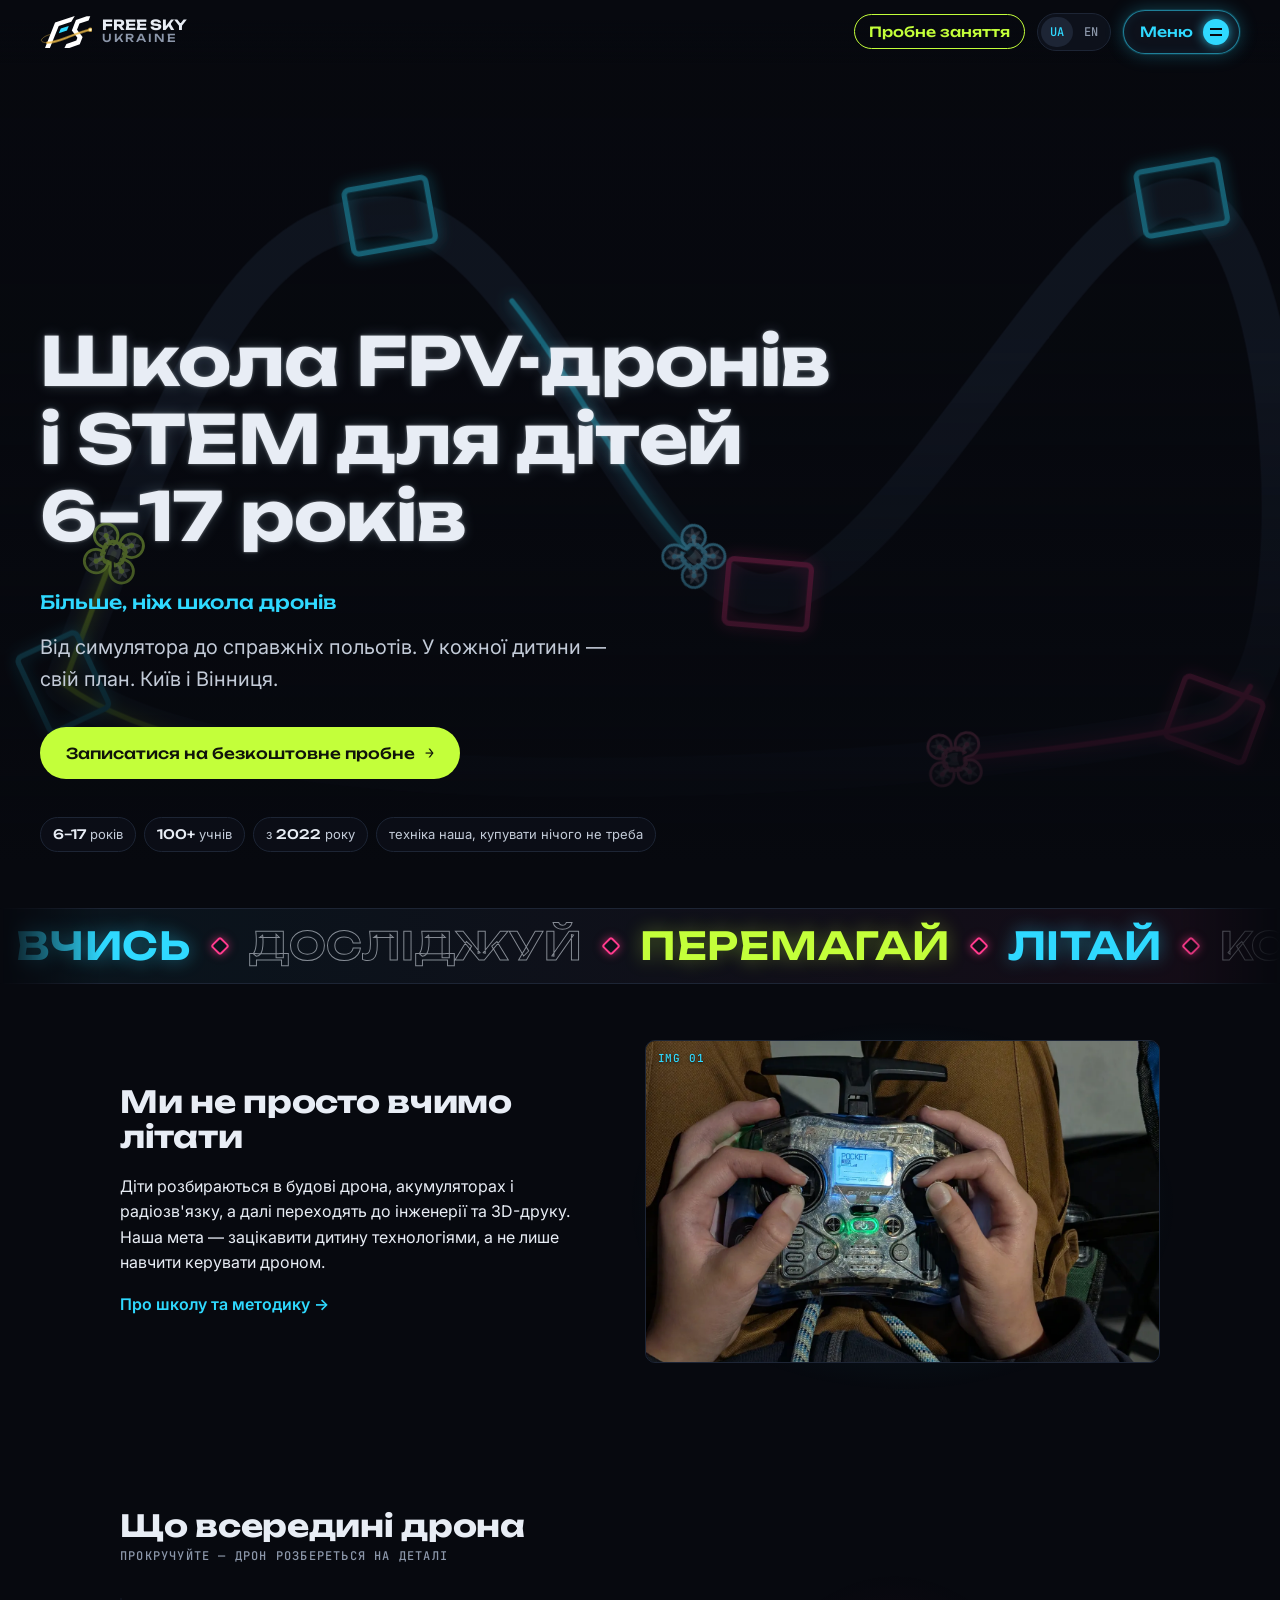
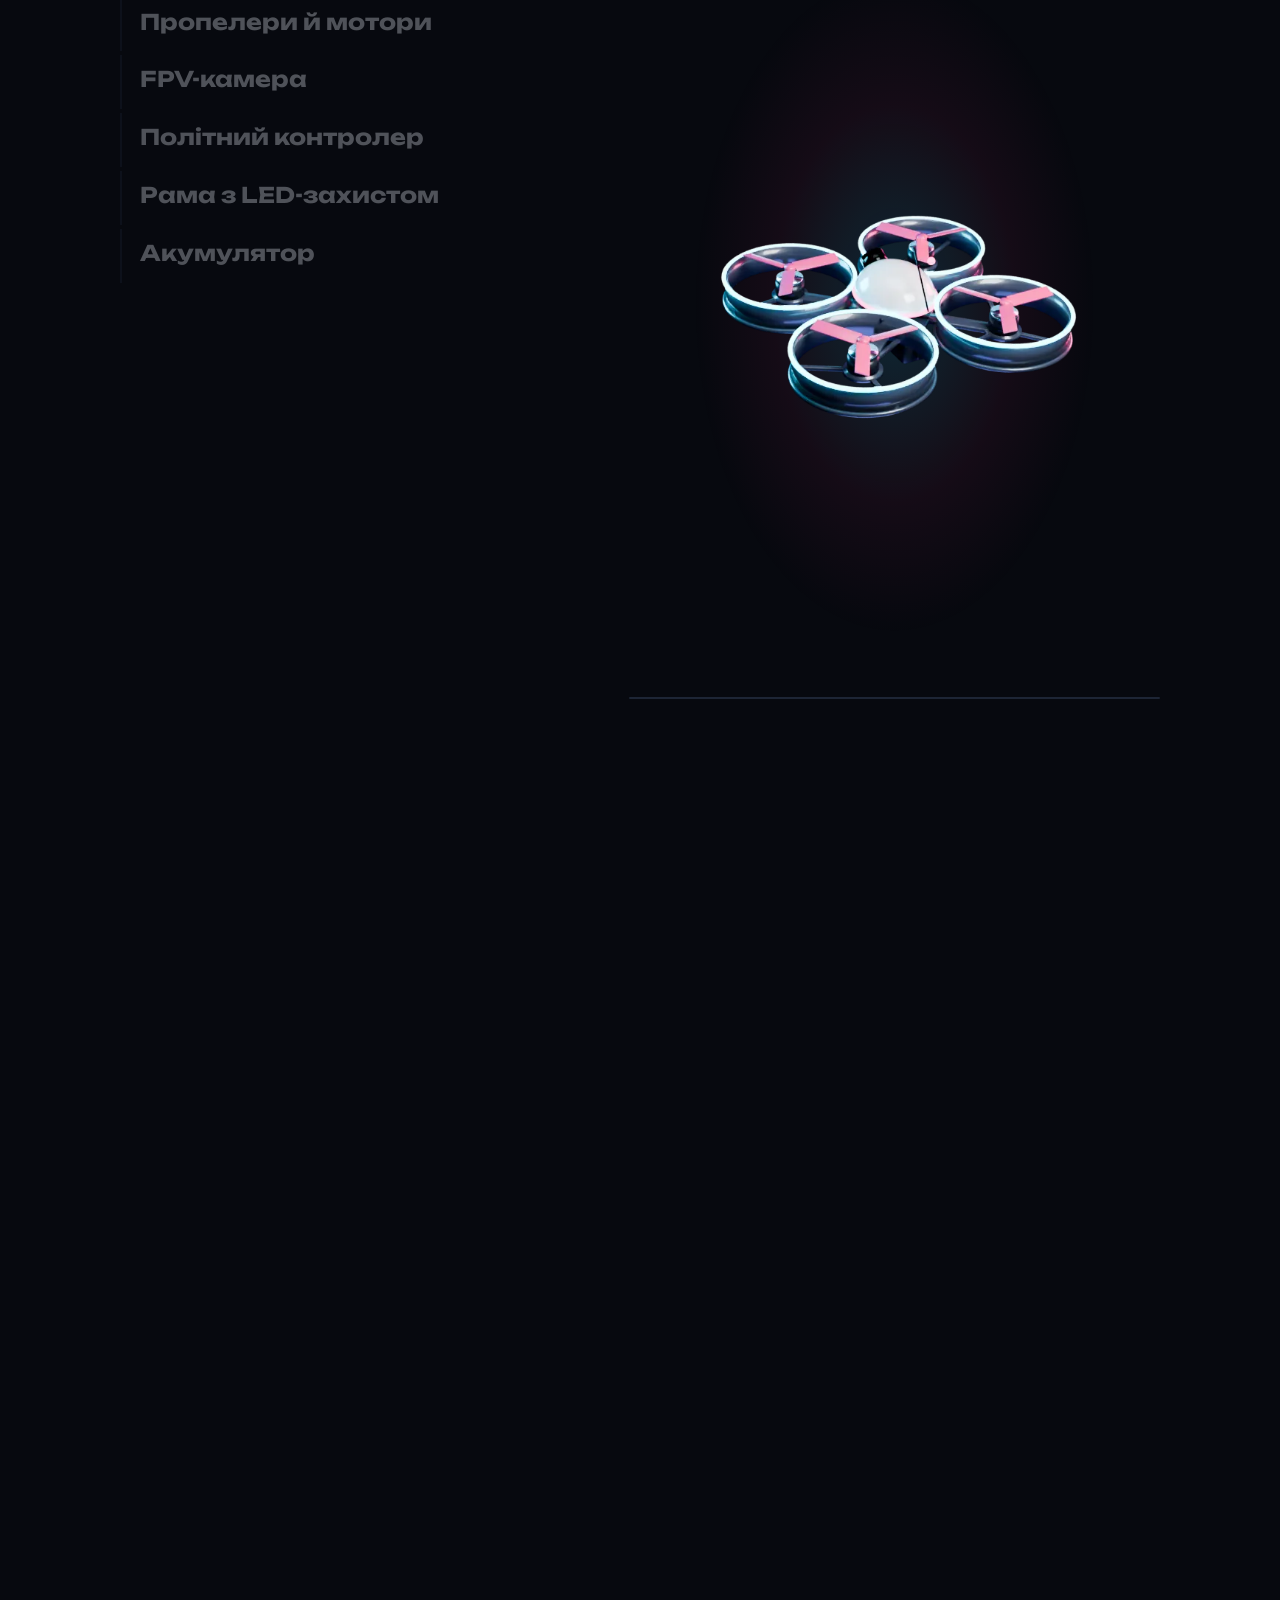
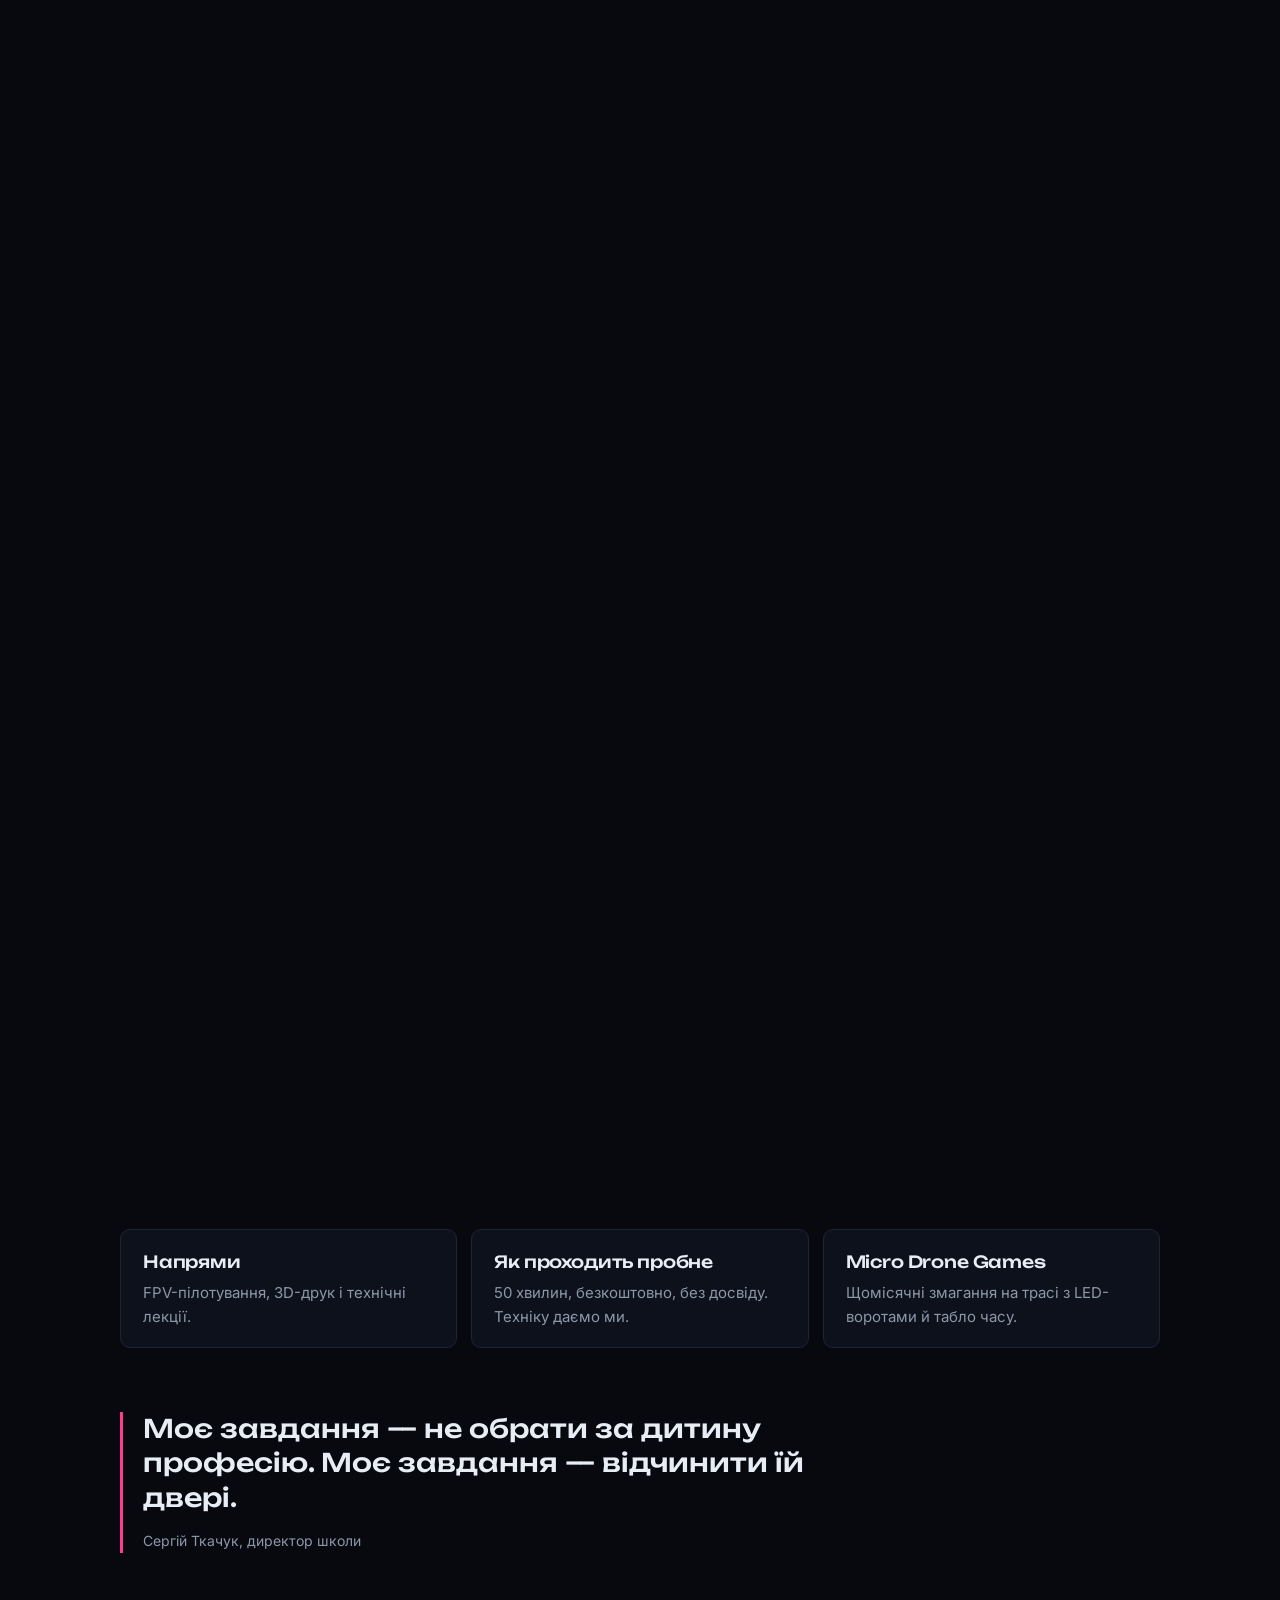
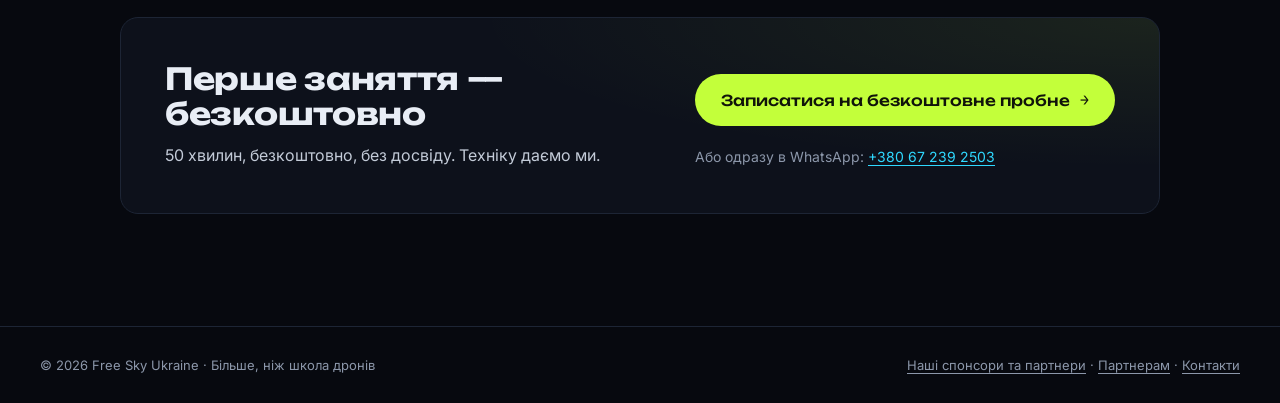
<file: index.html>
<!doctype html>
<html lang="uk">
<head>
  <meta charset="utf-8">
  <meta name="viewport" content="width=device-width, initial-scale=1, viewport-fit=cover">
  <title>Free Sky Ukraine — школа FPV-дронів і STEM для дітей</title>
  <meta name="description" content="Школа FPV-дронів і STEM для дітей 6–17 років. Київ і Вінниця. Перше заняття безкоштовне.">
  <meta name="theme-color" content="#07090f">
  <meta property="og:title" content="Free Sky Ukraine — більше, ніж школа дронів">
  <meta property="og:description" content="FPV-пілотування і 3D-друк для дітей 6–17 років. Перше заняття безкоштовне.">
  <meta property="og:type" content="website">
  <meta property="og:locale" content="uk_UA">
  <meta property="og:site_name" content="Free Sky Ukraine">
  <meta property="og:url" content="https://freeskyukraine.com/">
  <link rel="canonical" href="https://freeskyukraine.com/">
  <script type="application/ld+json">
  {
    "@context": "https://schema.org",
    "@type": "EducationalOrganization",
    "name": "Free Sky Ukraine",
    "description": "Школа FPV-дронів і STEM для дітей 6–17 років.",
    "url": "https://freeskyukraine.com/",
    "foundingDate": "2022",
    "areaServed": ["Київ", "Вінниця"],
    "telephone": "+380672392503",
    "email": "freeskyukraine@outlook.com",
    "sameAs": [
      "https://www.instagram.com/freeskyukraine/",
      "https://www.facebook.com/FreeSkyUkraine/",
      "https://t.me/FreeSkyUkraine",
      "https://www.tiktok.com/@freeskyukraine",
      "https://www.youtube.com/@FreeSkyUkraine"
    ]
  }
  </script>
  <link rel="icon" href="img/brand/favicon.ico" sizes="48x48">
  <link rel="icon" href="img/brand/favicon.svg" type="image/svg+xml">
  <link rel="apple-touch-icon" href="img/brand/apple-touch-icon.png">
  <link rel="manifest" href="img/brand/site.webmanifest">
  <link rel="preconnect" href="https://fonts.googleapis.com">
  <link rel="preconnect" href="https://fonts.gstatic.com" crossorigin>
  <link href="https://fonts.googleapis.com/css2?family=Inter:wght@400;500;600&family=JetBrains+Mono:wght@500&family=Unbounded:wght@500;700&display=swap" rel="stylesheet">
  <link rel="stylesheet" href="css/style.css?v=202611272030">
</head>
<body>
<a class="skip" href="#app" data-i18n="skip">Перейти до змісту</a>

<header class="topbar">
  <a class="logo" href="#/" aria-label="Free Sky Ukraine">
    <img src="img/logo.svg?v=fs2" alt="" width="52" height="34">
    <span>Free Sky<b>Ukraine</b></span>
  </a>
  <a class="topbar__cta" href="#/trial" data-i18n="cta.short">Пробне заняття</a>
  <div class="lang" role="group" aria-label="Мова / Language">
    <button type="button" data-lang="uk" aria-pressed="true">UA</button>
    <button type="button" data-lang="en" aria-pressed="false">EN</button>
  </div>
  <button class="menu-btn" type="button" aria-expanded="false" aria-controls="menu">
    <span class="menu-btn__label" data-i18n="menu.open">Меню</span>
    <span class="menu-btn__icon" aria-hidden="true"><i></i><i></i></span>
  </button>
</header>

<nav class="menu" id="menu" hidden>
  <div class="menu__track" aria-hidden="true"></div>
  <ol class="menu__list">
    <li><a href="#/"><span data-i18n="nav.home">Головна</span></a></li>
    <li><a href="#/about"><span data-i18n="nav.about">Про школу</span></a></li>
    <li><a href="#/courses"><span data-i18n="nav.courses">Напрями</span></a></li>
    <li><a href="#/trial"><span data-i18n="nav.trial">Пробне, розклад і ціни</span></a></li>
    <li><a href="#/races"><span data-i18n="nav.races">Змагання</span></a></li>
    <li><a href="#/team"><span data-i18n="nav.team">Команда</span></a></li>
    <li><a href="#/faq"><span data-i18n="nav.faq">Питання батьків</span></a></li>
    <li><a href="#/partners"><span data-i18n="nav.partners">Партнерам</span></a></li>
    <li><a href="#/contacts"><span data-i18n="nav.contacts">Контакти</span></a></li>
    <li><a href="#/sponsors"><span data-i18n="nav.sponsors">Наші спонсори та партнери</span></a></li>
  </ol>
  <div class="menu__foot">
    <a href="https://wa.me/380672392503" target="_blank" rel="noopener">WhatsApp</a>
    <a href="https://www.instagram.com/freeskyukraine/" target="_blank" rel="noopener">Instagram</a>
    <a href="https://www.facebook.com/FreeSkyUkraine/" target="_blank" rel="noopener">Facebook</a>
    <a href="https://wa.me/380672392503" target="_blank" rel="noopener">+380 67 239 2503</a>
  </div>
</nav>

<button class="swipe-tab" type="button" tabindex="-1" aria-hidden="true"></button>

<div class="wipe" aria-hidden="true"><i></i><i></i><i></i></div>

<main id="app">

  <!-- 01 Головна -->
  <section class="view" data-view="home">
    <div class="hero">
      <svg class="hero__track" width="800" height="500" viewBox="0 0 800 500" preserveAspectRatio="xMidYMid slice" aria-hidden="true">
        <defs>
          <filter id="glow" x="-50%" y="-50%" width="200%" height="200%">
            <feGaussianBlur stdDeviation="4" result="b"/>
            <feMerge><feMergeNode in="b"/><feMergeNode in="SourceGraphic"/></feMerge>
          </filter>
        </defs>
        <defs>
          <symbol id="whoop" viewBox="-21 -21 42 42" overflow="visible">
            <path class="wh-frame" d="M-4 -8 L4 -8 L8 -4 L8 4 L4 8 L-4 8 L-8 4 L-8 -4Z M-10 -10 L10 10 M10 -10 L-10 10"/>
            <g transform="translate(-10 -10)">
              <circle r="8.6" class="wh-duct"/>
              <g class="wh-prop"><ellipse rx="6.4" ry="1.5"/><ellipse rx="6.4" ry="1.5" transform="rotate(120)"/><ellipse rx="6.4" ry="1.5" transform="rotate(240)"/>
                <animateTransform attributeName="transform" type="rotate" from="0" to="-360" dur="0.22s" repeatCount="indefinite"/></g>
              <circle r="1.8" class="wh-hub"/>
            </g>
            <g transform="translate(10 -10)">
              <circle r="8.6" class="wh-duct"/>
              <g class="wh-prop"><ellipse rx="6.4" ry="1.5"/><ellipse rx="6.4" ry="1.5" transform="rotate(120)"/><ellipse rx="6.4" ry="1.5" transform="rotate(240)"/>
                <animateTransform attributeName="transform" type="rotate" from="0" to="360" dur="0.24s" repeatCount="indefinite"/></g>
              <circle r="1.8" class="wh-hub"/>
            </g>
            <g transform="translate(-10 10)">
              <circle r="8.6" class="wh-duct"/>
              <g class="wh-prop"><ellipse rx="6.4" ry="1.5"/><ellipse rx="6.4" ry="1.5" transform="rotate(120)"/><ellipse rx="6.4" ry="1.5" transform="rotate(240)"/>
                <animateTransform attributeName="transform" type="rotate" from="0" to="360" dur="0.26s" repeatCount="indefinite"/></g>
              <circle r="1.8" class="wh-hub"/>
            </g>
            <g transform="translate(10 10)">
              <circle r="8.6" class="wh-duct"/>
              <g class="wh-prop"><ellipse rx="6.4" ry="1.5"/><ellipse rx="6.4" ry="1.5" transform="rotate(120)"/><ellipse rx="6.4" ry="1.5" transform="rotate(240)"/>
                <animateTransform attributeName="transform" type="rotate" from="0" to="-360" dur="0.28s" repeatCount="indefinite"/></g>
              <circle r="1.8" class="wh-hub"/>
            </g>
            <rect x="-6" y="-5.5" width="11" height="11" rx="2" class="wh-board"/>
            <path class="wh-canopy" d="M-3 -4.5 Q6 -5.5 7 0 Q6 5.5 -3 4.5 Q-1 0 -3 -4.5Z"/>
            <circle cx="4.8" r="1.7" class="wh-cam"/>
            <path class="wh-ant" d="M-5 1 L-12 4"/>
          </symbol>
          <path id="lap" pathLength="1000" d="M80 380 C140 220 180 120 260 120 S400 330 470 330 S640 110 700 110 S780 380 720 400 S200 470 80 380Z"/>
        </defs>
        <g class="track-dim">
          <use href="#lap" class="track-line"/>
          <use href="#lap" class="trail trail--a" filter="url(#glow)" stroke-dasharray="90 910"><animate attributeName="stroke-dashoffset" from="1000" to="0" dur="6s" begin="-0s" repeatCount="indefinite"/></use>
          <use href="#lap" class="trail trail--b" filter="url(#glow)" stroke-dasharray="90 910"><animate attributeName="stroke-dashoffset" from="1000" to="0" dur="6s" begin="-2.6s" repeatCount="indefinite"/></use>
          <use href="#lap" class="trail trail--c" filter="url(#glow)" stroke-dasharray="90 910"><animate attributeName="stroke-dashoffset" from="1000" to="0" dur="6s" begin="-4.4s" repeatCount="indefinite"/></use>
          <g class="gates" filter="url(#glow)" fill="none">
            <rect x="62" y="356" width="36" height="46" rx="3" transform="rotate(-25 80 380)"/>
            <rect x="242" y="96" width="36" height="46" rx="3" transform="rotate(80 260 120)"/>
            <rect x="452" y="306" width="36" height="46" rx="3" transform="rotate(95 470 330)"/>
            <rect x="682" y="86" width="36" height="46" rx="3" transform="rotate(80 700 110)"/>
            <rect x="702" y="376" width="36" height="46" rx="3" transform="rotate(-70 720 400)"/>
          </g>
        </g>
        <use href="#whoop" class="drone drone--a" x="-16" y="-16" width="32" height="32"><animateMotion dur="6s" begin="-0.54s" repeatCount="indefinite" rotate="auto"><mpath href="#lap"/></animateMotion></use>
        <use href="#whoop" class="drone drone--b" x="-16" y="-16" width="32" height="32"><animateMotion dur="6s" begin="-3.14s" repeatCount="indefinite" rotate="auto"><mpath href="#lap"/></animateMotion></use>
        <use href="#whoop" class="drone drone--c" x="-16" y="-16" width="32" height="32"><animateMotion dur="6s" begin="-4.94s" repeatCount="indefinite" rotate="auto"><mpath href="#lap"/></animateMotion></use>
      </svg>

      <div class="hero__inner">
        <h1 data-i18n="hero.title">Школа FPV-дронів і STEM для дітей <span class="nowrap">6–17 років</span></h1>
        <p class="hero__slogan" data-i18n="slogan">Більше, ніж школа дронів</p>
        <p class="hero__sub" data-i18n="hero.sub">Від симулятора до справжніх польотів. У кожної дитини — свій план. Київ і Вінниця.</p>
        <a class="btn btn--go" href="#/trial" data-i18n="cta.long">Записатися на безкоштовне пробне</a>

        <ul class="facts">
          <li data-i18n="fact.age"><b>6–17</b> років</li>
          <li data-i18n="fact.kids"><b>100+</b> учнів</li>
          <li data-i18n="fact.since">з <b>2022</b> року</li>
          <li data-i18n="fact.gear">техніка наша, купувати нічого не треба</li>
        </ul>
      </div>
    </div>

    <div class="ticker" aria-hidden="true">
      <div class="ticker__track">
        <div class="ticker__group">
          <span data-i18n="tick.w1">Вчись</span><i></i>
          <span data-i18n="tick.w2">Досліджуй</span><i></i>
          <span data-i18n="tick.w3">Перемагай</span><i></i>
          <span data-i18n="tick.w4">Літай</span><i></i>
          <span data-i18n="tick.w5">Конструюй</span><i></i>
          <span data-i18n="tick.w6">Друкуй у 3D</span><i></i>
        </div>
        <div class="ticker__group" aria-hidden="true">
          <span data-i18n="tick.w1">Вчись</span><i></i>
          <span data-i18n="tick.w2">Досліджуй</span><i></i>
          <span data-i18n="tick.w3">Перемагай</span><i></i>
          <span data-i18n="tick.w4">Літай</span><i></i>
          <span data-i18n="tick.w5">Конструюй</span><i></i>
          <span data-i18n="tick.w6">Друкуй у 3D</span><i></i>
        </div>
      </div>
    </div>

    <div class="wrap">
      <div class="split rv">
        <div>
          <h2 data-i18n="home.notjust">Ми не просто вчимо літати</h2>
          <p data-i18n="home.notjust.p">Діти розбираються в будові дрона, акумуляторах і радіозв'язку, а далі переходять до інженерії та 3D-друку. Наша мета — зацікавити дитину технологіями, а не лише навчити керувати дроном.</p>
          <a class="link-arrow" href="#/about" data-i18n="home.more">Про школу та методику</a>
        </div>
        <figure class="frame frame--wide">
          <div class="frame__slot" data-label="IMG 01"><img src="img/photos/hands-pocket.webp" alt="Руки на пульті RadioMaster Pocket" loading="lazy" style="object-position:center 45%">
            <span data-i18n="ph.table">Стіл з дронами, пультами й окулярами</span>
          </div>
        </figure>
      </div>

      <section class="xray" aria-labelledby="xray-t">
        <div class="xray__pin">
          <div class="xray__head">
            <h2 id="xray-t" data-i18n="an.t">Що всередині дрона</h2>
            <p class="xray__hint" data-i18n="an.hint">Прокручуйте — дрон розбереться на деталі</p>
          </div>
          <div class="xray__stage">
            <canvas class="xray__canvas" width="720" height="720" aria-hidden="true"></canvas>
            <img class="xray__poster" src="img/drone/m/f000.webp" alt="Мікродрон FPV, який розбирається на деталі" width="480" height="480" loading="lazy">
            <div class="xray__bar" aria-hidden="true"><i></i></div>
          </div>
          <ol class="xray__parts">
            <li data-at="0.28"><b data-i18n="an.props.t">Пропелери й мотори</b><span data-i18n="an.props">Чотири мотори тримають дрон у повітрі. Перед кожним польотом перевіряємо пропелери.</span></li>
            <li data-at="0.42"><b data-i18n="an.cam.t">FPV-камера</b><span data-i18n="an.cam">Картинка з камери йде в окуляри пілота: дитина бачить трасу очима дрона.</span></li>
            <li data-at="0.56"><b data-i18n="an.fc.t">Політний контролер</b><span data-i18n="an.fc">«Мозок» дрона. Як він влаштований, розбираємо на технічних лекціях.</span></li>
            <li data-at="0.70"><b data-i18n="an.frame.t">Рама з LED-захистом</b><span data-i18n="an.frame">Легка, із захистом пропелерів. Рами й деталі учні проєктують і друкують на 3D-принтерах.</span></li>
            <li data-at="0.84"><b data-i18n="an.bat.t">Акумулятор</b><span data-i18n="an.bat">Вчимо поводитися з акумуляторами безпечно й перевіряти їх перед стартом.</span></li>
          </ol>
        </div>
      </section>

      <div class="cards cards--3">
        <a class="card rv" href="#/courses">
          <h3 data-i18n="nav.courses">Напрями</h3>
          <p data-i18n="home.c1">FPV-пілотування, 3D-друк і технічні лекції.</p>
        </a>
        <a class="card rv" href="#/trial">
          <h3 data-i18n="home.c2.t">Як проходить пробне</h3>
          <p data-i18n="home.c2">50 хвилин, безкоштовно, без досвіду. Техніку даємо ми.</p>
        </a>
        <a class="card rv" href="#/races">
          <h3>Micro Drone Games</h3>
          <p data-i18n="home.c3">Щомісячні змагання на трасі з LED-воротами й табло часу.</p>
        </a>
      </div>

      <blockquote class="quote rv">
        <p data-i18n="quote">Моє завдання — не обрати за дитину професію. Моє завдання — відчинити їй двері.</p>
        <cite data-i18n="quote.by">Сергій Ткачук, директор школи</cite>
      </blockquote>

      <aside class="finale rv">
        <div class="finale__text">
          <h2 data-i18n="trial.title">Перше заняття — безкоштовно</h2>
          <p data-i18n="home.c2">50 хвилин, безкоштовно, без досвіду. Техніку даємо ми.</p>
        </div>
        <div class="finale__act">
          <a class="btn btn--go" href="#/trial" data-i18n="cta.long">Записатися на безкоштовне пробне</a>
          <p class="signup__alt"><span data-i18n="f.alt">Або одразу в WhatsApp:</span> <a href="https://wa.me/380672392503" target="_blank" rel="noopener">+380 67 239 2503</a></p>
        </div>
      </aside>
    </div>
  </section>

  <!-- 02 Про школу -->
  <section class="view" data-view="about" hidden>
    <div class="wrap">
      <header class="page-head">
        <h1 data-i18n="about.title">FPV-школа дронів і STEM-освітній хаб</h1>
        <p class="lead" data-i18n="about.lead">Free Sky Ukraine працює з 2022 року в Києві, а філіал Free Sky Win — у Вінниці.</p>
      </header>

      <ul class="pros rv">
        <li data-i18n="pro1">Одні з перших в Україні, хто робить дитячу STEM-освіту з дронами.</li>
        <li data-i18n="pro2">Налагоджена система навчання.</li>
        <li data-i18n="pro3">Багато обладнання: на кожну дитину свій симулятор і пульт.</li>
        <li data-i18n="pro4">Індивідуальний план для кожної дитини в груповому занятті.</li>
        <li data-i18n="pro5">Інструктори з досвідом у FPV понад 5 років.</li>
      </ul>

      <div class="split rv">
        <div>
          <h2 data-i18n="method.t">Спочатку гами, потім концерт</h2>
          <p data-i18n="method.p">Директор школи Сергій Ткачук — музикант і педагог за освітою. Він переніс у навчання дронів те, що знає кожен музикант.</p>
        </div>
        <figure class="frame">
          <div class="frame__slot" data-label="IMG 02"><img src="img/photos/laptop-sim.webp" alt="Учень тренується на симуляторі" loading="lazy" style="object-position:center 40%">
            <span data-i18n="ph.hands">Руки на пульті, вид з-за плеча</span>
          </div>
        </figure>
      </div>

      <ol class="steps rv">
        <li><h3 data-i18n="s1.t">Спочатку навичка — потім складність</h3><p data-i18n="s1">Нові вправи з'являються тоді, коли попередні виходять упевнено.</p></li>
        <li><h3 data-i18n="s2.t">Симулятор — це тренування, а не гра</h3><p data-i18n="s2">Тут можна падати скільки завгодно: дрон цілий, ніхто не постраждав.</p></li>
        <li><h3 data-i18n="s3.t">Повторення, контроль, ускладнення</h3><p data-i18n="s3">Інструктор фіксує результати й поступово підвищує планку.</p></li>
        <li><h3 data-i18n="s4.t">Не талант, а регулярність</h3><p data-i18n="s4">Послідовність дає результат.</p></li>
        <li><h3 data-i18n="s5.t">Безпека завжди</h3><p data-i18n="s5">Перед польотом перевіряємо акумулятори, пропелери, зв'язок. Літаємо в захищеній зоні.</p></li>
      </ol>

      <h2 class="rv" data-i18n="gear.t">Техніка, на якій вчаться</h2>
      <ul class="tags rv">
        <li data-i18n="g1">Симулятор Liftoff</li>
        <li data-i18n="g2">Пульти RadioMaster Pocket, TX12, Boxer</li>
        <li data-i18n="g3">Мікродрони Air65, Air75, CetusX, Mobula8</li>
        <li data-i18n="g4">FPV-окуляри Skyzone</li>
        <li data-i18n="g5">3D-принтери Bambu Lab</li>
        <li data-i18n="g6">Потужні ноутбуки</li>
      </ul>
      <p class="note rv" data-i18n="gear.note">Купувати свій дрон не потрібно.</p>

      <div class="gallery rv">
        <figure class="frame"><div class="frame__slot" data-label="IMG 03"><video src="img/video/sim-kids.mp4" poster="img/video/sim-kids.webp" muted autoplay loop playsinline preload="metadata" aria-label="Діти тренуються на симуляторі Liftoff"></video></div></figure>
        <figure class="frame"><div class="frame__slot" data-label="IMG 04"><img src="img/photos/microdrone.webp" alt="Мікродрон і пульт крупно" loading="lazy" style="object-position:center 80%"><span data-i18n="ph.micro">Мікродрон крупно</span></div></figure>
        <figure class="frame"><div class="frame__slot" data-label="IMG 05"><img src="img/photos/gear-shelf.webp" alt="Окуляри Skyzone, пульти RadioMaster і мікродрони на полиці" loading="lazy" style="object-position:center 55%"></div></figure>
        <figure class="frame"><div class="frame__slot" data-label="IMG 06"><img src="img/photos/printers-a.webp" alt="3D-принтери Bambu Lab X1-Carbon і P2S" loading="lazy" style="object-position:center 45%"></div></figure>
      </div>

      <a class="btn btn--go rv" href="#/trial" data-i18n="cta.long">Записатися на безкоштовне пробне</a>
    </div>
  </section>

  <!-- 03 Напрями -->
  <section class="view" data-view="courses" hidden>
    <div class="wrap">
      <header class="page-head">
        <h1 data-i18n="courses.title">Що вивчають у школі</h1>
      </header>

      <div class="courses">
        <article class="course rv">
          <figure class="frame"><div class="frame__slot" data-label="FPV"><video src="img/video/gate-fly.mp4" poster="img/video/gate-fly.webp" muted autoplay loop playsinline preload="metadata" aria-label="Мікродрон пролітає крізь LED-ворота"></video></div></figure>
          <div>
            <h2 data-i18n="fpv.t">FPV-пілотування</h2>
            <p data-i18n="fpv">Від симулятора до польотів на справжніх мікродронах трасою.</p>
            <p class="meta" data-i18n="fpv.m">Київ: вт і чт · Вінниця: пн</p>
          </div>
        </article>
        <article class="course rv">
          <figure class="frame"><div class="frame__slot" data-label="3D"><img src="img/photos/printers-b.webp" alt="3D-принтери Bambu Lab у класі" loading="lazy" style="object-position:center 55%"></div></figure>
          <div>
            <h2 data-i18n="p3d.t">3D-друк</h2>
            <p data-i18n="p3d">Проєктування, друк рам і деталей для дронів на принтерах Bambu Lab.</p>
            <p class="meta" data-i18n="p3d.m">П’ятниця, 17:00 і 18:00 · <s>2500 грн</s> зараз безкоштовно</p>
          </div>
        </article>
        <article class="course rv">
          <figure class="frame"><div class="frame__slot" data-label="LAB"><img src="img/photos/drone-parts.webp" alt="Розібраний FPV-дрон на столі" loading="lazy" style="object-position:center"><span data-i18n="ph.lab">Розібраний дрон на столі</span></div></figure>
          <div>
            <h2 data-i18n="lec.t">Технічні лекції</h2>
            <p data-i18n="lec">Будова дрона і де застосовуються дрони. Проходять у дні занять.</p>
          </div>
        </article>
      </div>

      <a class="btn btn--go rv" href="#/trial" data-i18n="cta.long">Записатися на безкоштовне пробне</a>
    </div>
  </section>

  <!-- 04 Пробне, розклад, ціни -->
  <section class="view" data-view="trial" hidden>
    <div class="wrap">
      <header class="page-head">
        <h1 data-i18n="trial.title">Перше заняття — безкоштовно</h1>
        <p class="lead" data-i18n="trial.lead">Триває 50 хвилин. Досвід не потрібен, уся техніка наша.</p>
        <button class="btn btn--go" type="button" data-scroll="signup" data-i18n="f.t">Запис на пробне</button>
      </header>

      <h2 class="vh" data-i18n="home.c2.t">Як проходить пробне</h2>
      <ol class="laps rv">
        <li><span data-i18n="lap1">Коло 1</span><h3 data-i18n="l1.t">Знайомство з технікою</h3><p data-i18n="l1">Пульт, дрон, FPV-окуляри.</p></li>
        <li><span data-i18n="lap2">Коло 2</span><h3 data-i18n="l2.t">Симулятор</h3><p data-i18n="l2">Перші вправи, перші падіння (це нормально) і перше вдале коло.</p></li>
        <li><span data-i18n="lap3">Коло 3</span><h3 data-i18n="l3.t">Політ разом з інструктором</h3><p data-i18n="l3">Якщо дитина вже має базові навички, вона пробує справжній мікродрон разом з інструктором. Якщо ні — спокійно продовжуємо на симуляторі.</p></li>
      </ol>
      <p class="note rv" data-i18n="trial.note">Дорогий дрон одразу не даємо: спочатку навичка. Батьки бачать, як ми працюємо, і можуть поставити інструктору всі питання.</p>

      <div class="schedule rv">
        <div class="board">
          <h2 data-i18n="kyiv">Київ</h2>
          <p class="board__days" data-i18n="kyiv.days">Вівторок і четвер</p>
          <ul class="board__slots"><li>16:00</li><li>17:00</li><li>18:00</li><li>19:00</li></ul>
          <p class="meta" data-i18n="groups50">Групи по 50 хвилин</p>
        </div>
        <div class="board">
          <h2 data-i18n="vin">Вінниця · Free Sky Win</h2>
          <p class="board__days" data-i18n="vin.days">Понеділок</p>
          <ul class="board__slots"><li>17:00</li><li>18:00</li><li>19:00</li><li>20:00</li></ul>
          <p class="meta" data-i18n="groups50">Групи по 50 хвилин</p>
        </div>
      </div>

      <div class="prices rv">
        <div class="price">
          <span class="price__label" data-i18n="pr1.l">Абонемент · Київ</span>
          <b data-i18n="pr1">4000 грн</b><span data-i18n="pr1.u">4 заняття на місяць</span>
        </div>
        <div class="price price--hl">
          <span class="price__label" data-i18n="pr2.l">Пробне</span>
          <b data-i18n="pr2">0 грн</b><span data-i18n="pr2.u">50 хвилин</span>
        </div>
        <div class="price">
          <span class="price__label" data-i18n="pr3.l">Діти військових</span>
          <b data-i18n="pr3">безкоштовно</b><span data-i18n="pr3.u">увесь курс</span>
        </div>
      </div>

      <form class="signup rv" id="signup" novalidate>
        <h2 data-i18n="f.t">Запис на пробне</h2>
        <p data-i18n="f.p">Залиште контакти, і ми напишемо, щоб підібрати зручну групу та надіслати точну адресу залу.</p>
        <label><span data-i18n="f.name">Ім'я батьків</span><input name="parent" autocomplete="name" required></label>
        <label><span data-i18n="f.phone">Телефон</span><input name="phone" type="tel" autocomplete="tel" inputmode="tel" placeholder="+380" required></label>
        <div class="signup__row">
          <label><span data-i18n="f.age">Вік дитини</span><input name="age" type="number" min="6" max="17" inputmode="numeric" required></label>
          <fieldset>
            <legend data-i18n="f.city">Місто</legend>
            <label class="pill"><input type="radio" name="city" value="kyiv" checked><span data-i18n="city.kyiv">Київ</span></label>
            <label class="pill"><input type="radio" name="city" value="vin"><span data-i18n="city.vin">Вінниця</span></label>
          </fieldset>
        </div>
        <fieldset>
          <legend data-i18n="f.mil">Хтось із батьків — військовий?</legend>
          <label class="pill"><input type="radio" name="mil" value="yes"><span data-i18n="yes">Так</span></label>
          <label class="pill"><input type="radio" name="mil" value="no" checked><span data-i18n="no">Ні</span></label>
        </fieldset>
        <p class="signup__hint" data-i18n="f.mil.hint">Діти військових навчаються в нас безкоштовно.</p>
        <input class="hp" name="website" tabindex="-1" autocomplete="off" aria-hidden="true">
        <button class="btn btn--go" type="submit" data-i18n="f.send">Надіслати заявку</button>
        <p class="signup__alt"><span data-i18n="f.alt">Або одразу в WhatsApp:</span> <a href="https://wa.me/380672392503" target="_blank" rel="noopener">+380 67 239 2503</a></p>
        <p class="signup__msg" role="status" aria-live="polite"></p>
      </form>
    </div>
  </section>

  <!-- 06 Змагання -->
  <section class="view" data-view="races" hidden>
    <div class="wrap">
      <header class="page-head">
        <h1>Micro Drone Games</h1>
        <p class="lead" data-i18n="races.lead">«Ігри мікродронів» — внутрішні змагання раз на місяць і дитячі турніри з дрон-рейсингу.</p>
      </header>

      <div class="timer rv">
        <span class="timer__who" data-i18n="timer.who">Давід · категорія 7–12</span>
        <span class="timer__time" data-time="20.27">00.00</span>
        <span class="timer__unit" data-i18n="timer.unit">секунд на трасі</span>
      </div>

      <div class="split rv">
        <div>
          <h2 data-i18n="why.t">Навіщо дитині змагання</h2>
          <ul class="checks">
            <li data-i18n="why1">Сама бачить свій прогрес.</li>
            <li data-i18n="why2">Вчиться збиратися, коли хвилюється.</li>
            <li data-i18n="why3">Дотримується правил.</li>
            <li data-i18n="why4">Бачить поруч інших дітей, які так само горять технологіями.</li>
          </ul>
          <p class="meta" data-i18n="races.meta">Категорії 7–12 і 13–17 років · траса з LED-воротами · табло з часом · нагородження</p>
        </div>
        <figure class="frame frame--tall"><div class="frame__slot" data-label="RACE"><img src="img/photos/race-1710.webp" alt="Змагання Micro Drone Games 17.10" loading="lazy" style="object-position:center 40%"><span data-i18n="ph.race">Фото зі змагань 17.10</span></div></figure>
      </div>

      <div class="gallery gallery--race rv">
        <figure class="frame"><div class="frame__slot" data-label="LIVE 1"><img src="img/photos/track-b.webp" alt="Ворота траси з підсвіткою" loading="lazy" style="object-position:center 55%"><span data-i18n="ph.track">Траса з LED-воротами</span></div></figure>
        <figure class="frame"><div class="frame__slot" data-label="LIVE 2"><img src="img/photos/awards.webp" alt="Нагородження учасників змагань" loading="lazy" style="object-position:center"><span data-i18n="ph.award">Нагородження</span></div></figure>
        <figure class="frame"><div class="frame__slot" data-label="LIVE 3"><img src="img/photos/timing-board.webp" alt="Табло з результатами заїздів" loading="lazy" style="object-position:center 25%"><span data-i18n="ph.board">Табло з часом</span></div></figure>
        <figure class="frame"><div class="frame__slot" data-label="LIVE 4"><video src="img/video/fpv-screens.mp4" poster="img/video/fpv-screens.webp" muted autoplay loop playsinline preload="metadata" aria-label="Екрани з FPV-картинкою пілотів"></video></div></figure>
      </div>

      <div class="gallery rv">
        <figure class="frame"><div class="frame__slot" data-label="LIVE 5"><video src="img/video/ring-pass.mp4" poster="img/video/ring-pass.webp" muted autoplay loop playsinline preload="metadata" aria-label="Мікродрон проходить кільце траси"></video></div></figure>
        <figure class="frame"><div class="frame__slot" data-label="LIVE 6"><img src="img/photos/track-glow.webp" alt="Траса з воротами, кільцями й тунелем у підсвітці" loading="lazy" style="object-position:center 60%"></div></figure>
        <figure class="frame"><div class="frame__slot" data-label="LIVE 7"><img src="img/photos/pilot-chairs.webp" alt="Крісла пілотів біля старту" loading="lazy" style="object-position:center 60%"></div></figure>
      </div>

      <div class="next rv">
        <p data-i18n="next">Дати змагань не публікуємо з міркувань безпеки. Слідкуйте за нашими сторінками.</p>
      </div>

      <a class="btn btn--go rv" href="#/trial" data-i18n="cta.long">Записатися на безкоштовне пробне</a>
    </div>
  </section>

  <!-- 06 Команда -->
  <section class="view" data-view="team" hidden>
    <div class="wrap">
      <header class="page-head">
        <h1 data-i18n="team.title">Наші інструктори</h1>
      </header>

      <article class="lead-person rv">
        <figure class="frame frame--tall"><div class="frame__slot" data-label="CREW 01"><img src="img/photos/team-serhii.webp?v=1" alt="Сергій Ткачук, директор та інструктор" loading="lazy" style="object-position:center 25%"></div></figure>
        <div>
          <h2 data-i18n="serhii">Сергій Ткачук</h2>
          <p class="meta" data-i18n="serhii.role">Директор та інструктор</p>
          <p data-i18n="serhii.p">Професійний музикант і педагог, понад 15 років педагогічного досвіду. Побудував систему навчання дронів для дітей на основі музичної методики.</p>
          <blockquote class="quote quote--sm"><p data-i18n="quote">Моє завдання — не обрати за дитину професію. Моє завдання — відчинити їй двері.</p></blockquote>
        </div>
      </article>

      <div class="crew rv">
        <div class="member">
          <figure class="frame"><div class="frame__slot" data-label="CREW 02"><img src="img/photos/team-ivan.webp?v=2" alt="Іван, інструктор" loading="lazy" style="object-position:center 30%"></div></figure>
          <h3 data-i18n="ivan">Іван</h3><p class="meta" data-i18n="instr">Інструктор</p><p data-i18n="exp.ivan">Досвід: 5 років польотів</p>
        </div>
        <div class="member">
          <figure class="frame"><div class="frame__slot" data-label="CREW 03"><img src="img/photos/team-illia.webp?v=2" alt="Ілля, інструктор" loading="lazy" style="object-position:center 30%"></div></figure>
          <h3 data-i18n="illia">Ілля</h3><p class="meta" data-i18n="instr">Інструктор</p><p data-i18n="exp.illia">Досвід: 2 роки польотів</p>
        </div>
        <div class="member">
          <figure class="frame"><div class="frame__slot" data-label="CREW 04"><img src="img/photos/team-3d.webp?v=1" alt="Сергій, інструктор з 3D-друку" loading="lazy" style="object-position:center 30%"></div></figure>
          <h3 data-i18n="serhii.3d">Сергій</h3><p class="meta" data-i18n="instr.3d">Інструктор з 3D-друку</p>
        </div>
        <div class="member">
          <figure class="frame"><div class="frame__slot" data-label="CREW 05"><img src="img/photos/team-volodymyr-vin.webp?v=1" alt="Володимир, інструктор у Вінниці" loading="lazy" style="object-position:center 30%"></div></figure>
          <h3 data-i18n="volodia">Володимир</h3><p class="meta" data-i18n="instr.vin">Інструктор у Вінниці</p>
        </div>
        <div class="member">
          <figure class="frame"><div class="frame__slot" data-label="CREW 06"><img src="img/photos/team-anna.webp?v=2" alt="Анна, PR-менеджер" loading="lazy" style="object-position:center 30%"></div></figure>
          <h3 data-i18n="anna">Анна</h3><p class="meta" data-i18n="pr">PR-менеджер</p>
        </div>
        <div class="member">
          <figure class="frame"><div class="frame__slot" data-label="CREW 07"><img src="img/photos/team-engineer.webp?v=1" alt="Володимир, інженер" loading="lazy" style="object-position:center 30%"></div></figure>
          <h3 data-i18n="volodymyr">Володимир</h3><p class="meta" data-i18n="eng">Інженер</p><p data-i18n="eng.p">Розробив систему фіксації часу на наших змаганнях</p>
        </div>
      </div>

      <section class="social rv">
        <h2 data-i18n="soc.t">Соціальні проєкти</h2>
        <p data-i18n="soc1">Діти військових навчаються в нас безкоштовно.</p>
        <p data-i18n="soc2"><b>#TechExplorers</b> спільно з Dignitas Ukraine — STEM-освіта для дітей військових.</p>
      </section>
    </div>
  </section>

  <!-- 07 FAQ -->
  <section class="view" data-view="faq" hidden>
    <div class="wrap">
      <header class="page-head">
        <h1 data-i18n="faq.title">Коротко про головне</h1>
      </header>

      <div class="faq">
        <details class="rv"><summary data-i18n="q1">Скільки коштує?</summary><p data-i18n="a1">Абонемент у Києві — 4000 грн за 4 заняття на місяць. Ціну у Вінниці уточнюйте в WhatsApp. Перше заняття безкоштовне. 3D-друк зараз безкоштовний.</p></details>
        <details class="rv"><summary data-i18n="q2">Як часто заняття?</summary><p data-i18n="a2">Заняття тривають 50 хвилин. У Києві групи займаються у вівторок і четвер, абонемент — 4 заняття на місяць. Зручний день підберемо під час запису.</p></details>
        <details class="rv"><summary data-i18n="q3">Де ви знаходитесь?</summary><p data-i18n="a3">У Києві та у Вінниці. Точну адресу залу ми надсилаємо під час запису на заняття.</p></details>
        <details class="rv"><summary data-i18n="q4">З якого віку можна? Чи це безпечно?</summary><p data-i18n="a4">З 6 років. Спочатку симулятор, потім легкі мікродрони під наглядом інструктора, у захищеній зоні.</p></details>
        <details class="rv"><summary data-i18n="q5">Чи треба купувати свій дрон?</summary><p data-i18n="a5">Ні, уся техніка наша: симулятори, пульти, мікродрони, FPV-окуляри.</p></details>
        <details class="rv"><summary data-i18n="q6">Чи потрібен досвід?</summary><p data-i18n="a6">Ні, починаємо з нуля.</p></details>
        <details class="rv"><summary data-i18n="q7">Дитина просто грається в симулятор?</summary><p data-i18n="a7">Ні, симулятор — це тренування, як гами для музиканта. Інструктор фіксує результати й поступово ускладнює вправи.</p></details>
        <details class="rv"><summary data-i18n="q8">Скільки часу, щоб навчитися?</summary><p data-i18n="a8">Злетіти можна на першому занятті, а впевнено керувати — результат кількох місяців регулярних тренувань.</p></details>
        <details class="rv"><summary data-i18n="q9">А якщо дитині не сподобається?</summary><p data-i18n="a9">Для цього і є безкоштовне пробне: дитина спробує, а ви подивитеся, як ми працюємо.</p></details>
        <details class="rv"><summary data-i18n="q10">Групові чи індивідуальні заняття?</summary><p data-i18n="a10">Групові, але в кожної дитини свій план і темп.</p></details>
      </div>

      <a class="btn btn--go rv" href="#/trial" data-i18n="cta.long">Записатися на безкоштовне пробне</a>
    </div>
  </section>

  <!-- 08 Партнерам -->
  <section class="view" data-view="partners" hidden>
    <div class="wrap">
      <header class="page-head">
        <h1 data-i18n="partners.title">Давайте розвивати юних інженерів і пілотів разом</h1>
        <p class="lead" data-i18n="partners.lead">Ми відкриті до співпраці з виробниками й магазинами техніки, які хочуть, щоб діти вчилися на хорошому обладнанні. Техніка по бартеру, знижки для учнів, призи для змагань — обговоримо формат, зручний для вас.</p>
      </header>

      <h2 class="rv" data-i18n="pg.t">Що ми можемо запропонувати</h2>
      <ul class="pros rv">
        <li data-i18n="pg1">Включимо ваше обладнання в освітній процес: учні тренуються на ньому на кожному занятті й добре знають його в роботі.</li>
        <li data-i18n="pg2">Якщо техніка справді хороша, чесно рекомендуємо її учням і батькам, коли вони обирають свій перший сетап.</li>
        <li data-i18n="pg3">Відеоогляди та відвертий фідбек від інструкторів із досвідом у FPV понад 5 років.</li>
        <li data-i18n="pg4">Лого в навчальному залі та на воротах траси.</li>
        <li data-i18n="pg5">Згадки у відео на всіх наших платформах.</li>
        <li data-i18n="pg6">Спільні пости в наших соцмережах.</li>
      </ul>

      <div class="gallery rv">
        <figure class="frame"><div class="frame__slot" data-label="HUB"><img src="img/photos/tech-explorers.webp" alt="Банер Tech Explorers by Dignitas у навчальному залі" loading="lazy" style="object-position:center 45%"></div><figcaption data-i18n="pp1">Лого партнера в навчальному залі</figcaption></figure>
        <figure class="frame"><div class="frame__slot" data-label="BRAND"><img src="img/photos/flags-wide.webp" alt="Прапори Free Sky біля траси" loading="lazy" style="object-position:center 55%"></div><figcaption data-i18n="pp2">Прапори біля траси, де може бути ваш бренд</figcaption></figure>
        <figure class="frame"><div class="frame__slot" data-label="LIVE"><img src="img/photos/race-screens.webp" alt="Екрани з FPV-картинкою на змаганнях" loading="lazy" style="object-position:center 45%"></div><figcaption data-i18n="pp3">Змагання, які дивляться батьки й глядачі</figcaption></figure>
      </div>

      <h2 class="rv" data-i18n="fmt.t">Формати співпраці</h2>
      <div class="cards cards--3">
        <div class="card rv"><span class="card__num">A</span><h3>Classroom Hub</h3><p data-i18n="fmt1">Базова техніка для класу.</p></div>
        <div class="card rv"><span class="card__num">B</span><h3>Tournament Sponsor</h3><p data-i18n="fmt2">Техніка або призи для змагань.</p></div>
        <div class="card rv"><span class="card__num">C</span><h3>R&amp;D Partnership</h3><p data-i18n="fmt3">Тестування нової техніки.</p></div>
      </div>

      <h2 class="rv" data-i18n="partners.cta">Написати про партнерство</h2>
      <div class="btn-row rv">
        <a class="btn btn--line" href="https://t.me/freesky_manager" target="_blank" rel="noopener">Telegram</a>
        <a class="btn btn--line" href="mailto:freeskyukraine@outlook.com?subject=Partnership%20%C2%B7%20Free%20Sky%20Ukraine">Outlook</a>
        <a class="btn btn--line" href="https://wa.me/380957592188" target="_blank" rel="noopener">WhatsApp</a>
      </div>
    </div>
  </section>

  <!-- 09 Контакти -->
  <section class="view" data-view="contacts" hidden>
    <div class="wrap">
      <header class="page-head">
        <h1 data-i18n="contacts.title">Запис і питання</h1>
      </header>

      <div class="contacts rv">
        <a class="contact contact--main" href="https://wa.me/380672392503" target="_blank" rel="noopener"><small data-i18n="c.wa">WhatsApp · запис на заняття або додаткові питання</small>+380 67 239 2503</a>
        <a class="contact contact--main" href="https://t.me/freesky_manager" target="_blank" rel="noopener"><small data-i18n="c.tg">Telegram · співпраця</small>@freesky_manager</a>
        <a class="contact contact--main" href="mailto:freeskyukraine@outlook.com"><small data-i18n="c.em">Email · співпраця</small>freeskyukraine@outlook.com</a>
        <a class="contact" href="https://t.me/FreeSkyUkraine" target="_blank" rel="noopener"><small data-i18n="c.ch">Telegram-канал</small>t.me/FreeSkyUkraine</a>
        <a class="contact" href="https://www.instagram.com/freeskyukraine/" target="_blank" rel="noopener"><small>Instagram</small>@freeskyukraine</a>
        <a class="contact" href="https://www.facebook.com/FreeSkyUkraine/" target="_blank" rel="noopener"><small>Facebook</small>FreeSkyUkraine</a>
        <a class="contact" href="https://www.tiktok.com/@freeskyukraine" target="_blank" rel="noopener"><small>TikTok</small>@freeskyukraine</a>
        <a class="contact" href="https://www.youtube.com/@FreeSkyUkraine" target="_blank" rel="noopener"><small>YouTube</small>@FreeSkyUkraine</a>
      </div>

      <h2 class="rv" data-i18n="cl.t">Так виглядає заняття</h2>
      <div class="gallery rv">
        <figure class="frame"><div class="frame__slot" data-label="GATE"><video src="img/video/gates-glow.mp4" poster="img/video/gates-glow.webp" muted autoplay loop playsinline preload="metadata" aria-label="LED-ворота траси в залі"></video></div></figure>
        <figure class="frame"><div class="frame__slot" data-label="SIM"><video src="img/video/sim-kids.mp4" poster="img/video/sim-kids.webp" muted autoplay loop playsinline preload="metadata" aria-label="Двоє дітей літають на симуляторах"></video></div></figure>
        <figure class="frame"><div class="frame__slot" data-label="WHOOP"><video src="img/video/whoop-hover.mp4" poster="img/video/whoop-hover.webp" muted autoplay loop playsinline preload="metadata" aria-label="Мікродрон висить над підлогою залу"></video></div></figure>
      </div>

      <div class="places rv">
        <div class="place">
          <h2 data-i18n="kyiv">Київ</h2>
          <p data-i18n="place.kyiv">Вівторок і четвер, групи о 16:00, 17:00, 18:00 і 19:00.</p>
        </div>
        <div class="place">
          <h2 data-i18n="vin">Вінниця · Free Sky Win</h2>
          <p data-i18n="place.vin">Новий зал із трасою та воротами. Понеділок, 17:00–20:00.</p>
        </div>
      </div>
      <p class="note rv" data-i18n="place.note">Точну адресу залу надсилаємо під час запису на заняття.</p>

      <a class="btn btn--go rv" href="#/trial" data-i18n="cta.long">Записатися на безкоштовне пробне</a>
    </div>
  </section>

  <!-- 10 Наші спонсори та партнери -->
  <section class="view" data-view="sponsors" hidden>
    <div class="wrap">
      <header class="page-head">
        <h1 data-i18n="sp.title">Дякуємо тим, хто літає разом з нами</h1>
        <p class="lead" data-i18n="sp.lead">Завдяки нашим партнерам більше дітей можуть безкоштовно вчитися технологіям, тренуватися на хорошій техніці й виступати на змаганнях.</p>
      </header>

      <div class="sponsors">
        <article class="sponsor rv">
          <figure class="frame"><div class="frame__slot frame__slot--logo" data-label="LOGO"><img src="img/photos/dignitas.png" alt="Dignitas Ukraine" loading="lazy"></div></figure>
          <div>
            <p class="tagline">#DignitasUkraine · #TechExplorers</p>
            <h2>Dignitas Ukraine</h2>
            <p data-i18n="sp.dig">Проєкт <b>Tech Explorers</b> від Dignitas Ukraine надає кошти на навчання дітей військових. Завдяки цьому в школі FreeSkyUkraine діти військових навчаються безкоштовно.</p>
            <details class="more">
              <summary><span class="more__open" data-i18n="more.open">Детальніше</span><span class="more__close" data-i18n="more.close">Згорнути</span></summary>
              <p data-i18n="sp.dig2">Діти опановують основи керування БПЛА, інженерію, 3D-моделювання та 3D-друк, вивчають кібербезпеку і вчаться працювати зі штучним інтелектом.</p>
            </details>
          </div>
        </article>
      </div>

      <a class="card card--join rv" href="#/partners">
        <span class="card__num">+</span>
        <h3 data-i18n="sp.join.t">Тут може бути ваш логотип</h3>
        <p data-i18n="sp.join">Дізнайтеся, як стати партнером школи і що ми можемо запропонувати.</p>
      </a>

      <a class="btn btn--go rv" href="#/trial" data-i18n="cta.long">Записатися на безкоштовне пробне</a>
    </div>
  </section>

</main>

<a class="sticky-cta" href="#/trial" data-i18n="cta.sticky">Записатися на пробне</a>

<footer class="footer">
  <p>© <span id="year">2026</span> Free Sky Ukraine · <span data-i18n="slogan">Більше, ніж школа дронів</span></p>
  <p><a href="#/sponsors" data-i18n="nav.sponsors">Наші спонсори та партнери</a> · <a href="#/partners" data-i18n="nav.partners">Партнерам</a> · <a href="#/contacts" data-i18n="nav.contacts">Контакти</a></p>
</footer>

<script src="js/i18n.js?v=202611272030"></script>
<script src="js/app.js?v=202611272030"></script>
</body>
</html>
</file>
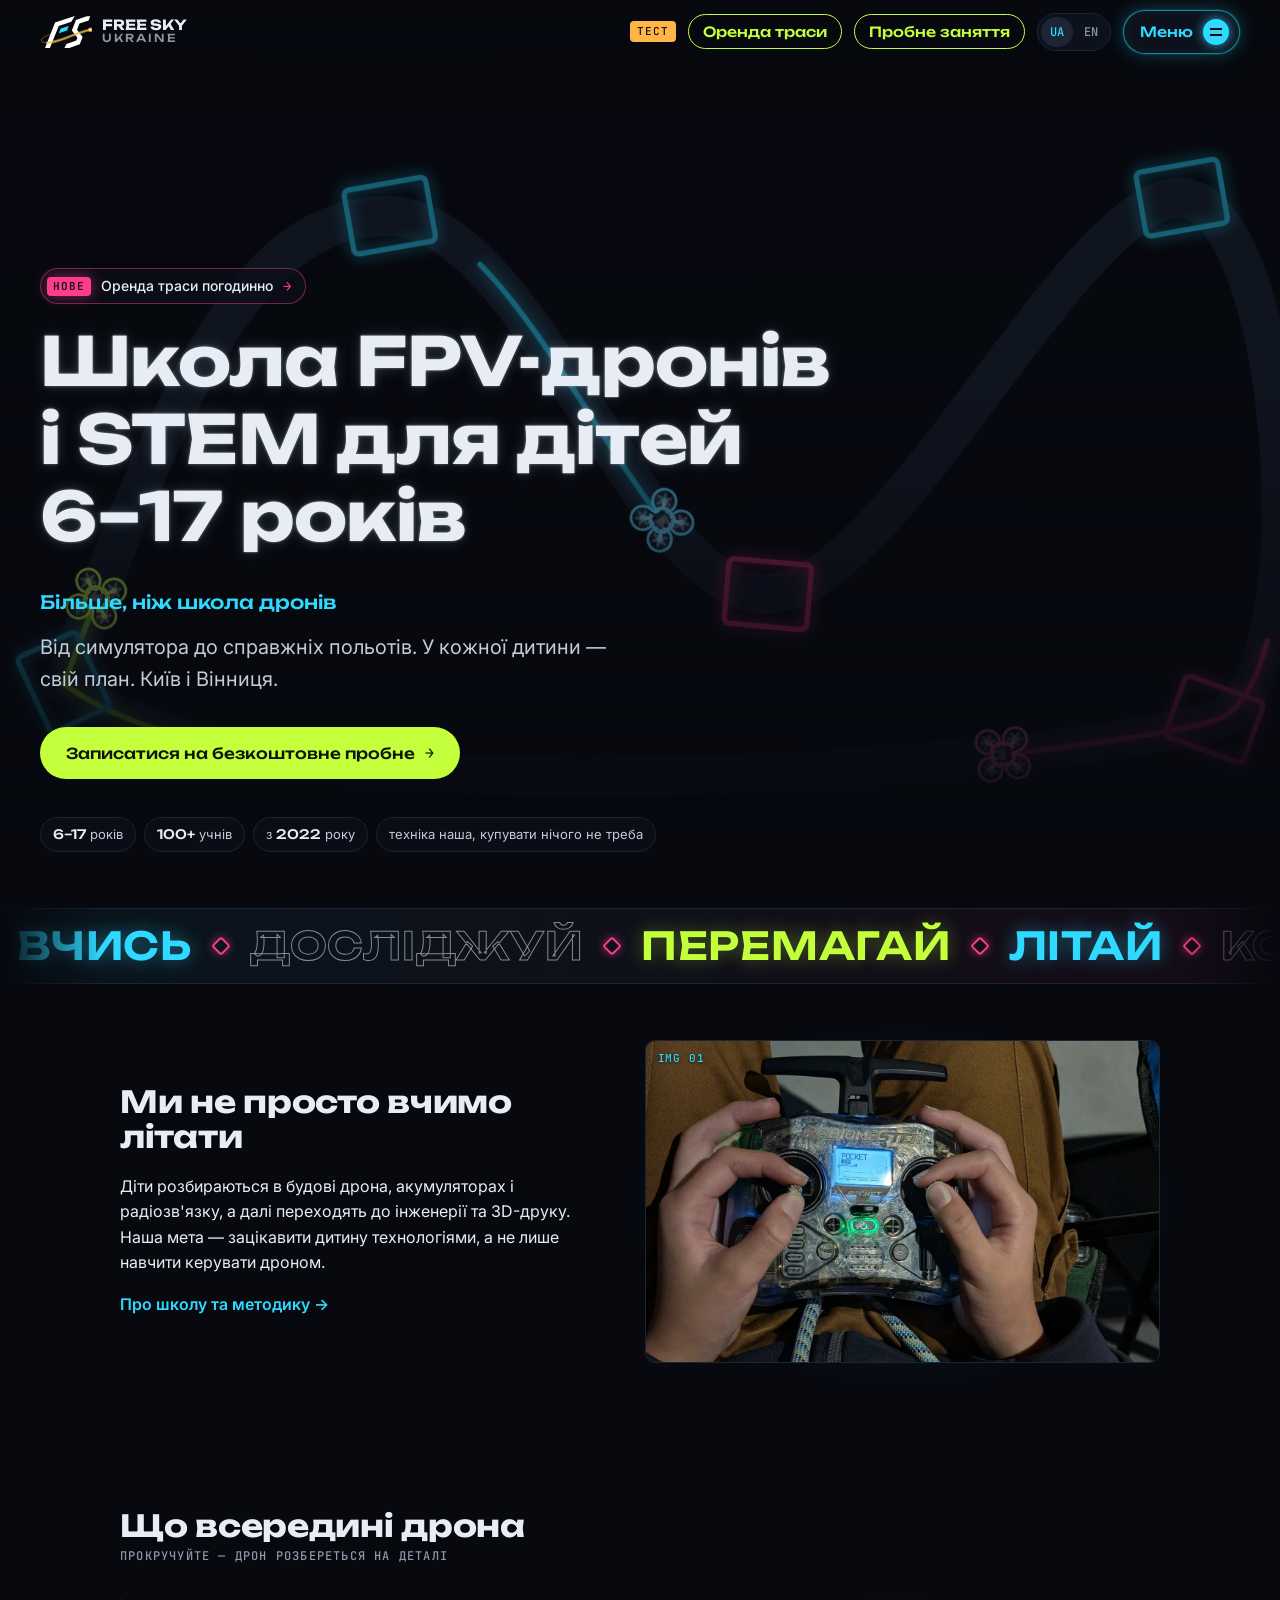
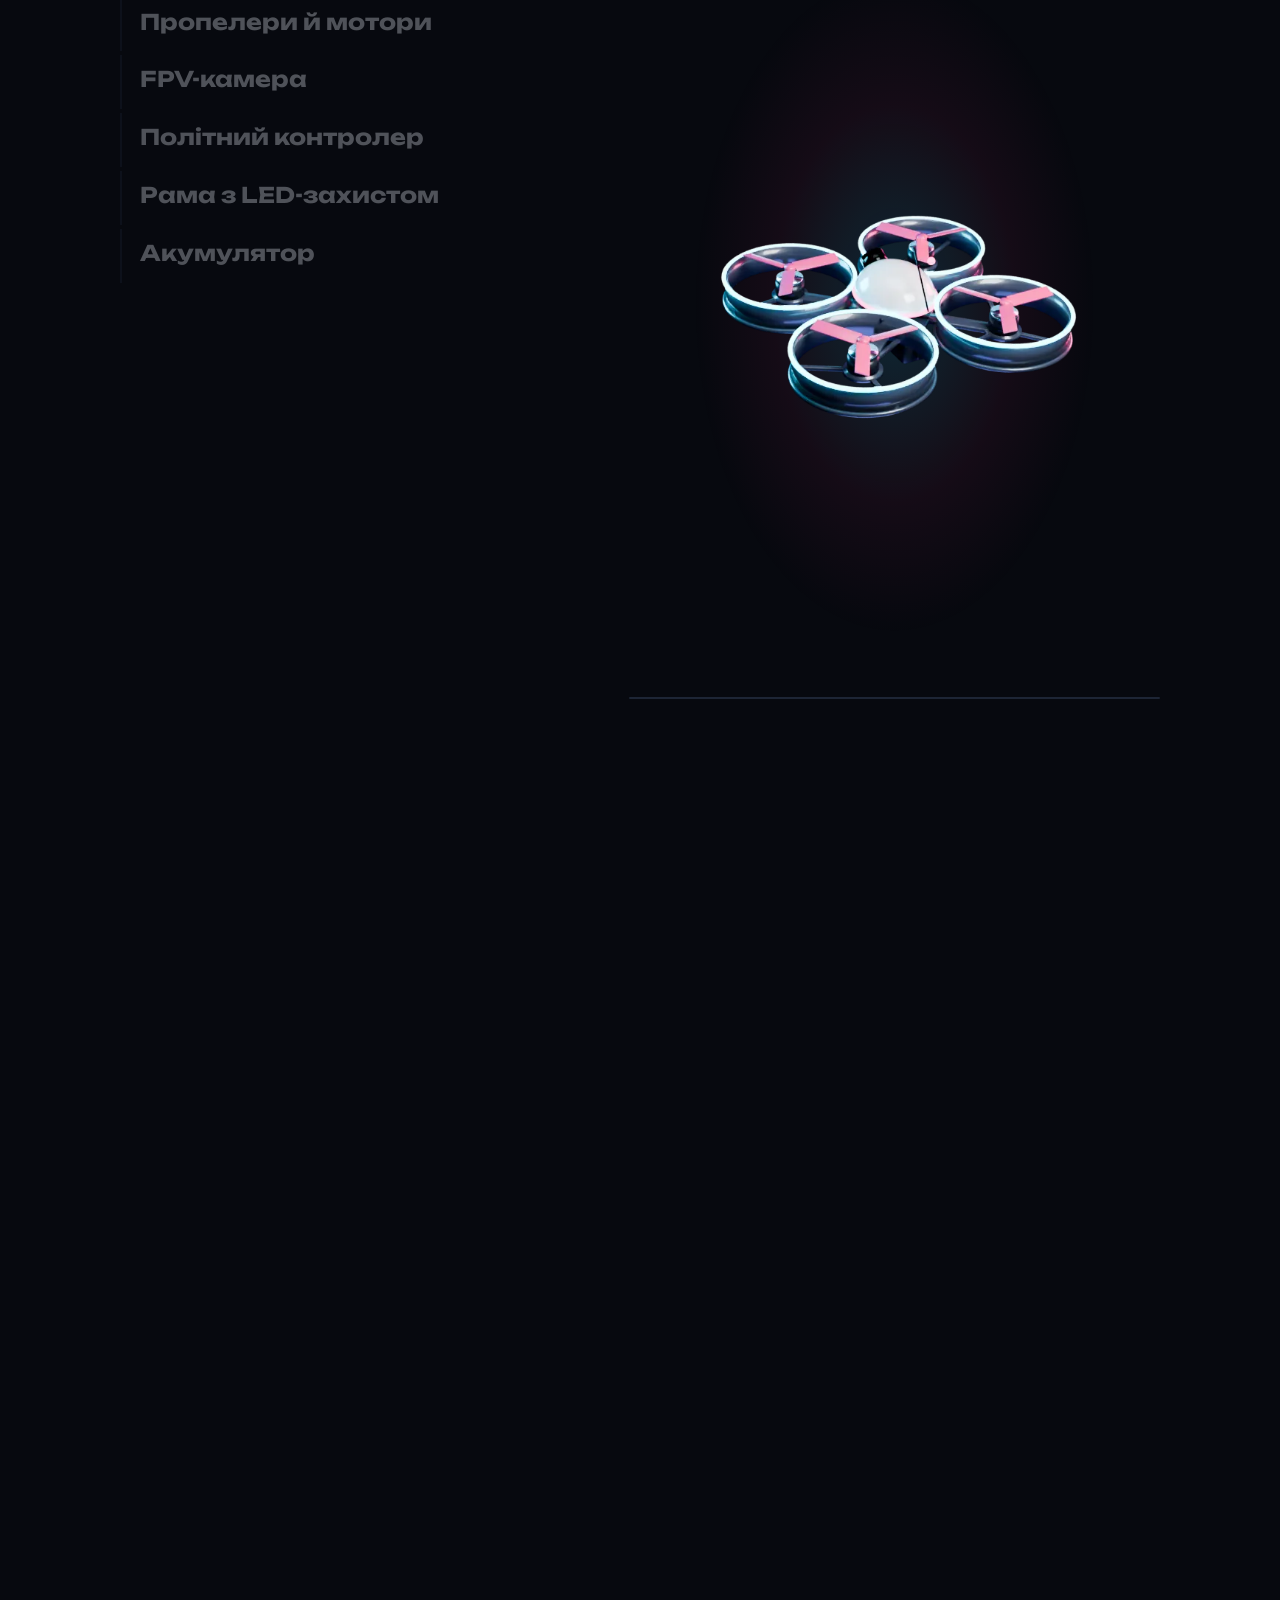
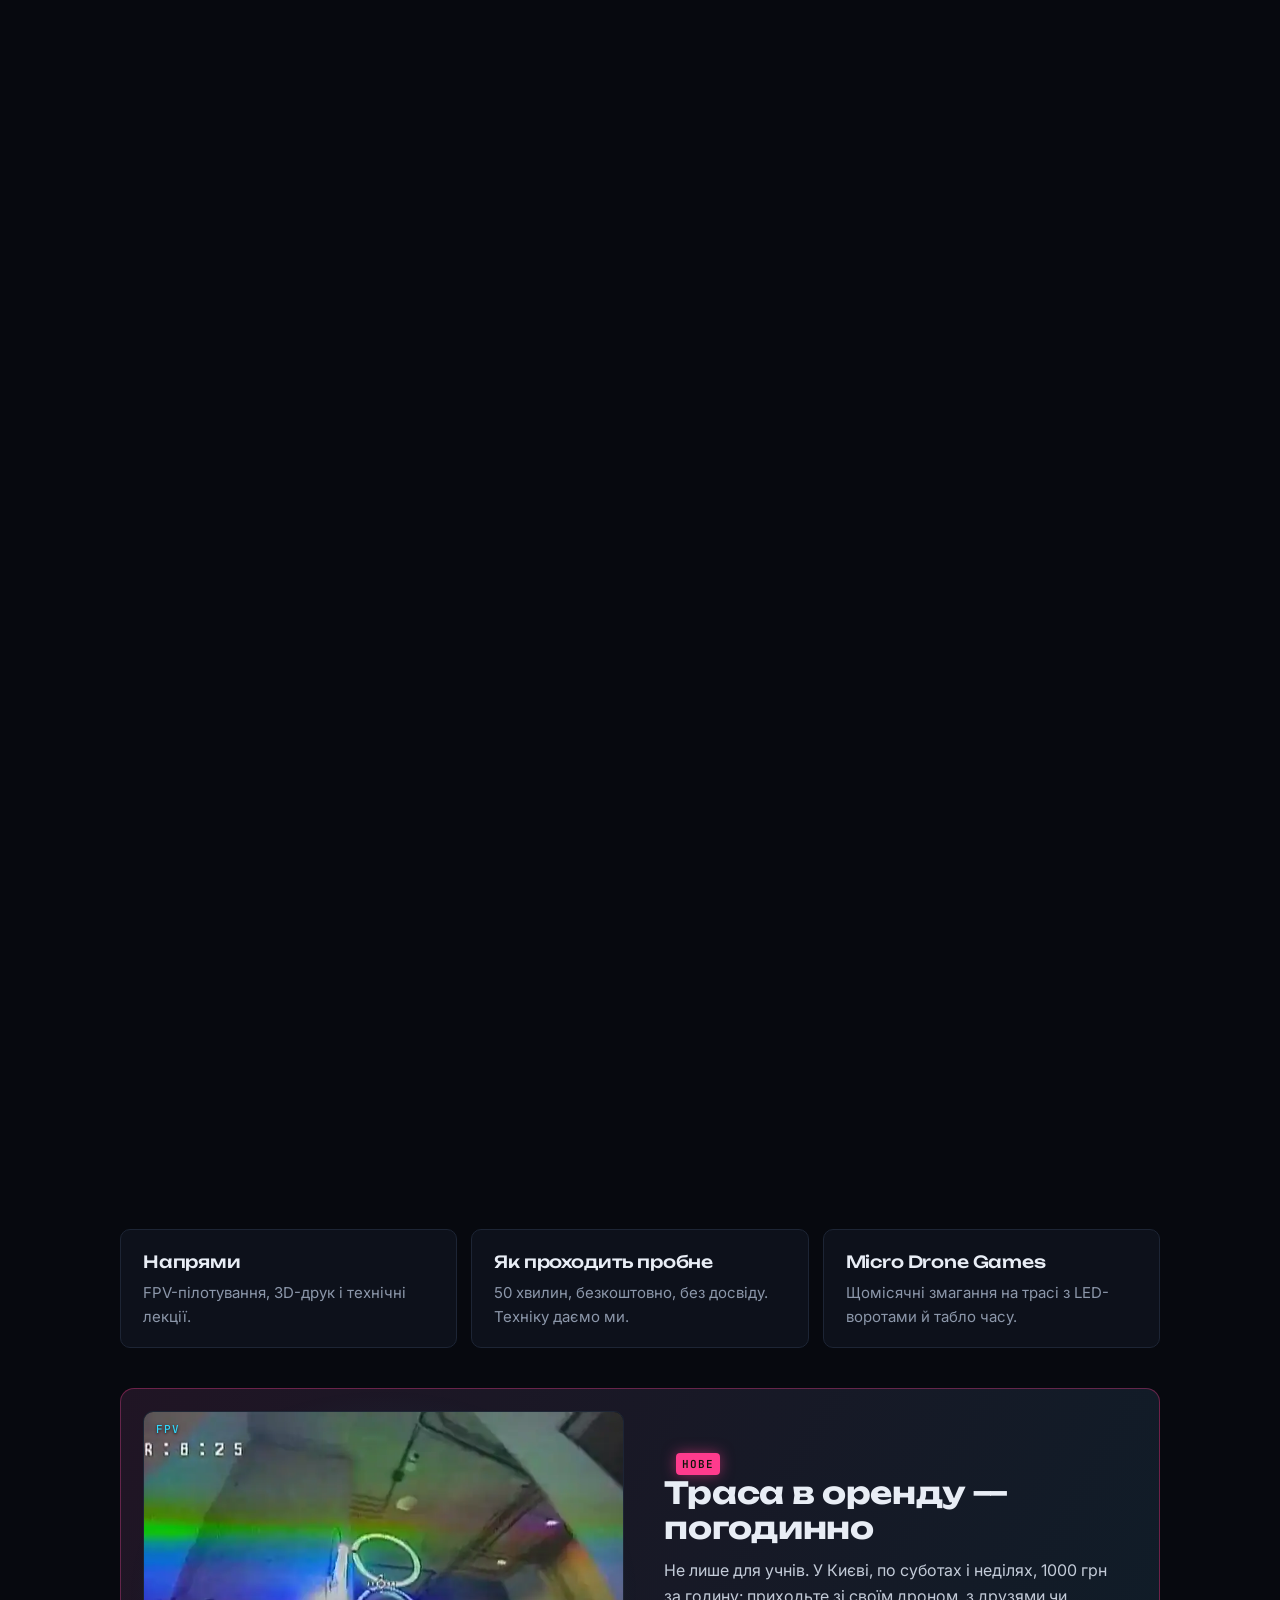
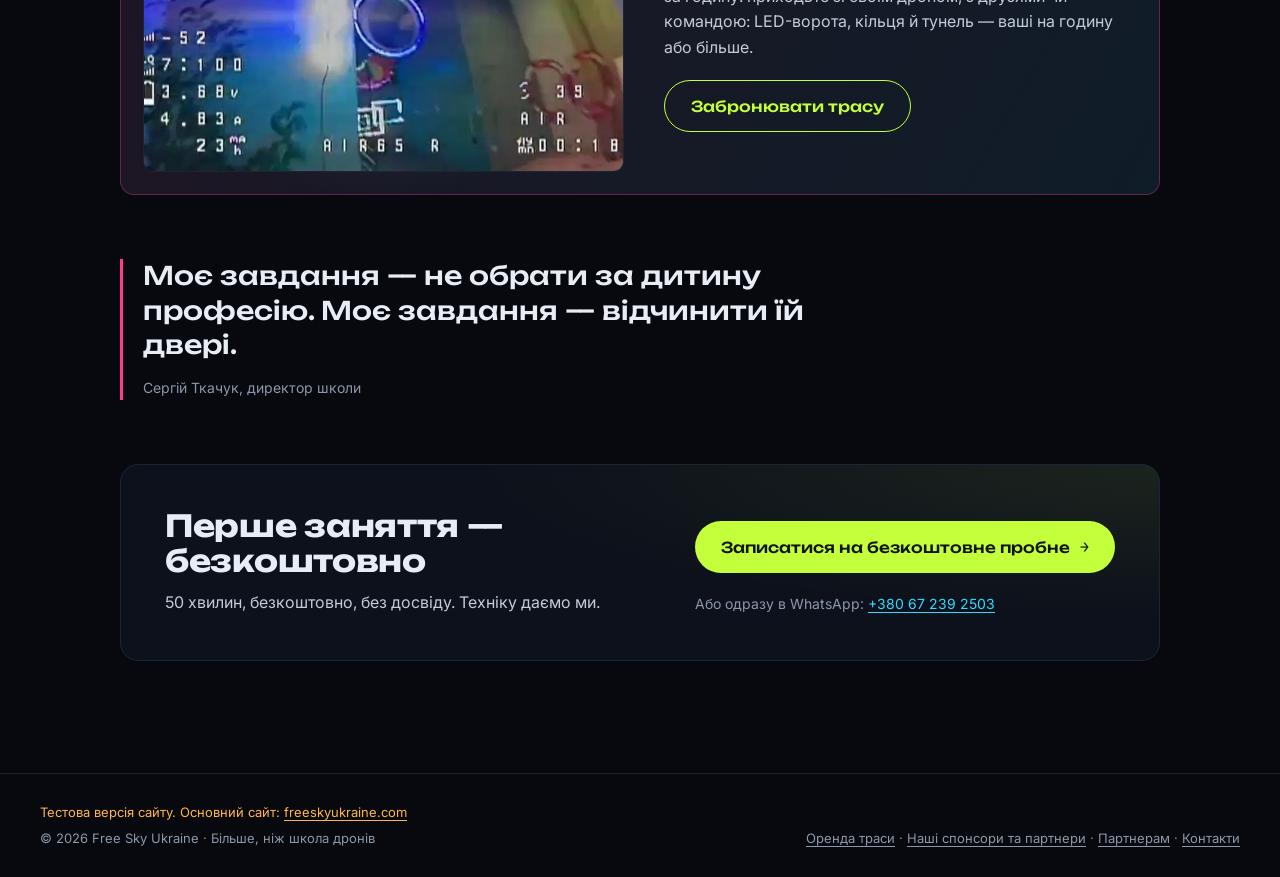
<file: test/index.html>
<!doctype html>
<html lang="uk">
<head>
  <meta charset="utf-8">
  <meta name="viewport" content="width=device-width, initial-scale=1, viewport-fit=cover">
  <title>[ТЕСТ] Free Sky Ukraine — школа FPV-дронів і STEM для дітей</title>
  <meta name="robots" content="noindex, nofollow">
  <meta name="description" content="Школа FPV-дронів і STEM для дітей 6–17 років. Київ і Вінниця. Перше заняття безкоштовне. Оренда траси погодинно.">
  <meta name="theme-color" content="#07090f">
  <meta property="og:title" content="Free Sky Ukraine — більше, ніж школа дронів">
  <meta property="og:description" content="FPV-пілотування і 3D-друк для дітей 6–17 років. Перше заняття безкоштовне.">
  <meta property="og:type" content="website">
  <meta property="og:locale" content="uk_UA">
  <meta property="og:site_name" content="Free Sky Ukraine">
  <meta property="og:url" content="https://freeskyukraine.com/">
  <meta property="og:image" content="https://freeskyukraine.com/test/img/og-cover.jpg">
  <meta property="og:image:width" content="1200">
  <meta property="og:image:height" content="630">
  <meta name="twitter:card" content="summary_large_image">
  <link rel="canonical" href="https://freeskyukraine.com/">
  <script type="application/ld+json">
  {
    "@context": "https://schema.org",
    "@type": "EducationalOrganization",
    "name": "Free Sky Ukraine",
    "description": "Школа FPV-дронів і STEM для дітей 6–17 років. Оренда траси погодинно.",
    "url": "https://freeskyukraine.com/",
    "foundingDate": "2022",
    "areaServed": ["Київ", "Вінниця"],
    "telephone": "+380672392503",
    "email": "freeskyukraine@outlook.com",
    "sameAs": [
      "https://www.instagram.com/freeskyukraine/",
      "https://www.facebook.com/FreeSkyUkraine/",
      "https://t.me/FreeSkyUkraine",
      "https://www.tiktok.com/@freeskyukraine",
      "https://www.youtube.com/@FreeSkyUkraine"
    ]
  }
  </script>
  <link rel="icon" href="img/brand/favicon.ico" sizes="48x48">
  <link rel="icon" href="img/brand/favicon.svg" type="image/svg+xml">
  <link rel="apple-touch-icon" href="img/brand/apple-touch-icon.png">
  <link rel="manifest" href="img/brand/site.webmanifest">
  <link rel="preconnect" href="https://fonts.googleapis.com">
  <link rel="preconnect" href="https://fonts.gstatic.com" crossorigin>
  <link href="https://fonts.googleapis.com/css2?family=Inter:wght@400;500;600&family=JetBrains+Mono:wght@500&family=Unbounded:wght@500;700&display=swap" rel="stylesheet">
  <link rel="stylesheet" href="css/style.css?v=test-202611270340">
</head>
<body>
<a class="skip" href="#app" data-i18n="skip">Перейти до змісту</a>

<header class="topbar">
  <a class="logo" href="#/" aria-label="Free Sky Ukraine">
    <img src="img/logo.svg?v=fs2" alt="" width="52" height="34">
    <span>Free Sky<b>Ukraine</b></span>
  </a>
  <a class="test-badge" href="https://freeskyukraine.com/" title="Це тестова копія. Натисніть, щоб відкрити основний сайт">ТЕСТ</a>
  <a class="topbar__rent" href="#/rent" data-i18n="cta.rent.short">Оренда траси</a>
  <a class="topbar__cta" href="#/trial" data-i18n="cta.short">Пробне заняття</a>
  <div class="lang" role="group" aria-label="Мова / Language">
    <button type="button" data-lang="uk" aria-pressed="true">UA</button>
    <button type="button" data-lang="en" aria-pressed="false">EN</button>
  </div>
  <button class="menu-btn" type="button" aria-expanded="false" aria-controls="menu">
    <span class="menu-btn__label" data-i18n="menu.open">Меню</span>
    <span class="menu-btn__icon" aria-hidden="true"><i></i><i></i></span>
  </button>
</header>

<nav class="menu" id="menu" hidden>
  <div class="menu__track" aria-hidden="true"></div>
  <ol class="menu__list">
    <li><a href="#/"><span data-i18n="nav.home">Головна</span></a></li>
    <li><a href="#/about"><span data-i18n="nav.about">Про школу</span></a></li>
    <li><a href="#/courses"><span data-i18n="nav.courses">Напрями</span></a></li>
    <li><a href="#/trial"><span data-i18n="nav.trial">Пробне, розклад і ціни</span></a></li>
    <li><a href="#/rent"><span data-i18n="nav.rent">Оренда траси</span><em class="badge-new" data-i18n="new">нове</em></a></li>
    <li><a href="#/races"><span data-i18n="nav.races">Змагання</span></a></li>
    <li><a href="#/team"><span data-i18n="nav.team">Команда</span></a></li>
    <li><a href="#/faq"><span data-i18n="nav.faq">Питання батьків</span></a></li>
    <li><a href="#/partners"><span data-i18n="nav.partners">Партнерам</span></a></li>
    <li><a href="#/contacts"><span data-i18n="nav.contacts">Контакти</span></a></li>
    <li><a href="#/sponsors"><span data-i18n="nav.sponsors">Наші спонсори та партнери</span></a></li>
  </ol>
  <div class="menu__foot">
    <a href="https://wa.me/380672392503" target="_blank" rel="noopener">WhatsApp</a>
    <a href="https://www.instagram.com/freeskyukraine/" target="_blank" rel="noopener">Instagram</a>
    <a href="https://www.facebook.com/FreeSkyUkraine/" target="_blank" rel="noopener">Facebook</a>
    <a href="https://wa.me/380672392503" target="_blank" rel="noopener">+380 67 239 2503</a>
  </div>
</nav>

<button class="swipe-tab" type="button" tabindex="-1" aria-hidden="true"></button>

<div class="wipe" aria-hidden="true"><i></i><i></i><i></i></div>

<main id="app">

  <!-- 01 Головна -->
  <section class="view" data-view="home">
    <div class="hero">
      <svg class="hero__track" width="800" height="500" viewBox="0 0 800 500" preserveAspectRatio="xMidYMid slice" aria-hidden="true">
        <defs>
          <filter id="glow" x="-50%" y="-50%" width="200%" height="200%">
            <feGaussianBlur stdDeviation="4" result="b"/>
            <feMerge><feMergeNode in="b"/><feMergeNode in="SourceGraphic"/></feMerge>
          </filter>
        </defs>
        <defs>
          <symbol id="whoop" viewBox="-21 -21 42 42" overflow="visible">
            <path class="wh-frame" d="M-4 -8 L4 -8 L8 -4 L8 4 L4 8 L-4 8 L-8 4 L-8 -4Z M-10 -10 L10 10 M10 -10 L-10 10"/>
            <g transform="translate(-10 -10)">
              <circle r="8.6" class="wh-duct"/>
              <g class="wh-prop"><ellipse rx="6.4" ry="1.5"/><ellipse rx="6.4" ry="1.5" transform="rotate(120)"/><ellipse rx="6.4" ry="1.5" transform="rotate(240)"/>
                <animateTransform attributeName="transform" type="rotate" from="0" to="-360" dur="0.22s" repeatCount="indefinite"/></g>
              <circle r="1.8" class="wh-hub"/>
            </g>
            <g transform="translate(10 -10)">
              <circle r="8.6" class="wh-duct"/>
              <g class="wh-prop"><ellipse rx="6.4" ry="1.5"/><ellipse rx="6.4" ry="1.5" transform="rotate(120)"/><ellipse rx="6.4" ry="1.5" transform="rotate(240)"/>
                <animateTransform attributeName="transform" type="rotate" from="0" to="360" dur="0.24s" repeatCount="indefinite"/></g>
              <circle r="1.8" class="wh-hub"/>
            </g>
            <g transform="translate(-10 10)">
              <circle r="8.6" class="wh-duct"/>
              <g class="wh-prop"><ellipse rx="6.4" ry="1.5"/><ellipse rx="6.4" ry="1.5" transform="rotate(120)"/><ellipse rx="6.4" ry="1.5" transform="rotate(240)"/>
                <animateTransform attributeName="transform" type="rotate" from="0" to="360" dur="0.26s" repeatCount="indefinite"/></g>
              <circle r="1.8" class="wh-hub"/>
            </g>
            <g transform="translate(10 10)">
              <circle r="8.6" class="wh-duct"/>
              <g class="wh-prop"><ellipse rx="6.4" ry="1.5"/><ellipse rx="6.4" ry="1.5" transform="rotate(120)"/><ellipse rx="6.4" ry="1.5" transform="rotate(240)"/>
                <animateTransform attributeName="transform" type="rotate" from="0" to="-360" dur="0.28s" repeatCount="indefinite"/></g>
              <circle r="1.8" class="wh-hub"/>
            </g>
            <rect x="-6" y="-5.5" width="11" height="11" rx="2" class="wh-board"/>
            <path class="wh-canopy" d="M-3 -4.5 Q6 -5.5 7 0 Q6 5.5 -3 4.5 Q-1 0 -3 -4.5Z"/>
            <circle cx="4.8" r="1.7" class="wh-cam"/>
            <path class="wh-ant" d="M-5 1 L-12 4"/>
          </symbol>
          <path id="lap" pathLength="1000" d="M80 380 C140 220 180 120 260 120 S400 330 470 330 S640 110 700 110 S780 380 720 400 S200 470 80 380Z"/>
        </defs>
        <g class="track-dim">
          <use href="#lap" class="track-line"/>
          <use href="#lap" class="trail trail--a" filter="url(#glow)" stroke-dasharray="90 910"><animate attributeName="stroke-dashoffset" from="1000" to="0" dur="6s" begin="-0s" repeatCount="indefinite"/></use>
          <use href="#lap" class="trail trail--b" filter="url(#glow)" stroke-dasharray="90 910"><animate attributeName="stroke-dashoffset" from="1000" to="0" dur="6s" begin="-2.6s" repeatCount="indefinite"/></use>
          <use href="#lap" class="trail trail--c" filter="url(#glow)" stroke-dasharray="90 910"><animate attributeName="stroke-dashoffset" from="1000" to="0" dur="6s" begin="-4.4s" repeatCount="indefinite"/></use>
          <g class="gates" filter="url(#glow)" fill="none">
            <rect x="62" y="356" width="36" height="46" rx="3" transform="rotate(-25 80 380)"/>
            <rect x="242" y="96" width="36" height="46" rx="3" transform="rotate(80 260 120)"/>
            <rect x="452" y="306" width="36" height="46" rx="3" transform="rotate(95 470 330)"/>
            <rect x="682" y="86" width="36" height="46" rx="3" transform="rotate(80 700 110)"/>
            <rect x="702" y="376" width="36" height="46" rx="3" transform="rotate(-70 720 400)"/>
          </g>
        </g>
        <use href="#whoop" class="drone drone--a" x="-16" y="-16" width="32" height="32"><animateMotion dur="6s" begin="-0.54s" repeatCount="indefinite" rotate="auto"><mpath href="#lap"/></animateMotion></use>
        <use href="#whoop" class="drone drone--b" x="-16" y="-16" width="32" height="32"><animateMotion dur="6s" begin="-3.14s" repeatCount="indefinite" rotate="auto"><mpath href="#lap"/></animateMotion></use>
        <use href="#whoop" class="drone drone--c" x="-16" y="-16" width="32" height="32"><animateMotion dur="6s" begin="-4.94s" repeatCount="indefinite" rotate="auto"><mpath href="#lap"/></animateMotion></use>
      </svg>

      <div class="hero__inner">
        <a class="hero__new" href="#/rent"><b data-i18n="new">нове</b><span data-i18n="hero.rent">Оренда траси погодинно</span></a>
        <h1 data-i18n="hero.title">Школа FPV-дронів і STEM для дітей <span class="nowrap">6–17 років</span></h1>
        <p class="hero__slogan" data-i18n="slogan">Більше, ніж школа дронів</p>
        <p class="hero__sub" data-i18n="hero.sub">Від симулятора до справжніх польотів. У кожної дитини — свій план. Київ і Вінниця.</p>
        <a class="btn btn--go" href="#/trial" data-i18n="cta.long">Записатися на безкоштовне пробне</a>

        <ul class="facts">
          <li data-i18n="fact.age"><b>6–17</b> років</li>
          <li data-i18n="fact.kids"><b>100+</b> учнів</li>
          <li data-i18n="fact.since">з <b>2022</b> року</li>
          <li data-i18n="fact.gear">техніка наша, купувати нічого не треба</li>
        </ul>
      </div>
    </div>

    <div class="ticker" aria-hidden="true">
      <div class="ticker__track">
        <div class="ticker__group">
          <span data-i18n="tick.w1">Вчись</span><i></i>
          <span data-i18n="tick.w2">Досліджуй</span><i></i>
          <span data-i18n="tick.w3">Перемагай</span><i></i>
          <span data-i18n="tick.w4">Літай</span><i></i>
          <span data-i18n="tick.w5">Конструюй</span><i></i>
          <span data-i18n="tick.w6">Друкуй у 3D</span><i></i>
        </div>
        <div class="ticker__group" aria-hidden="true">
          <span data-i18n="tick.w1">Вчись</span><i></i>
          <span data-i18n="tick.w2">Досліджуй</span><i></i>
          <span data-i18n="tick.w3">Перемагай</span><i></i>
          <span data-i18n="tick.w4">Літай</span><i></i>
          <span data-i18n="tick.w5">Конструюй</span><i></i>
          <span data-i18n="tick.w6">Друкуй у 3D</span><i></i>
        </div>
      </div>
    </div>

    <div class="wrap">
      <div class="split rv">
        <div>
          <h2 data-i18n="home.notjust">Ми не просто вчимо літати</h2>
          <p data-i18n="home.notjust.p">Діти розбираються в будові дрона, акумуляторах і радіозв'язку, а далі переходять до інженерії та 3D-друку. Наша мета — зацікавити дитину технологіями, а не лише навчити керувати дроном.</p>
          <a class="link-arrow" href="#/about" data-i18n="home.more">Про школу та методику</a>
        </div>
        <figure class="frame frame--wide">
          <div class="frame__slot" data-label="IMG 01"><img src="img/photos/hands-pocket.webp" alt="Руки на пульті RadioMaster Pocket" loading="lazy" style="object-position:center 45%">
            <span data-i18n="ph.table">Стіл з дронами, пультами й окулярами</span>
          </div>
        </figure>
      </div>

      <section class="xray" aria-labelledby="xray-t">
        <div class="xray__pin">
          <div class="xray__head">
            <h2 id="xray-t" data-i18n="an.t">Що всередині дрона</h2>
            <p class="xray__hint" data-i18n="an.hint">Прокручуйте — дрон розбереться на деталі</p>
          </div>
          <div class="xray__stage">
            <canvas class="xray__canvas" width="720" height="720" aria-hidden="true"></canvas>
            <img class="xray__poster" src="img/drone/m/f000.webp" alt="Мікродрон FPV, який розбирається на деталі" width="480" height="480" loading="lazy">
            <div class="xray__bar" aria-hidden="true"><i></i></div>
          </div>
          <ol class="xray__parts">
            <li data-at="0.28"><b data-i18n="an.props.t">Пропелери й мотори</b><span data-i18n="an.props">Чотири мотори тримають дрон у повітрі. Перед кожним польотом перевіряємо пропелери.</span></li>
            <li data-at="0.42"><b data-i18n="an.cam.t">FPV-камера</b><span data-i18n="an.cam">Картинка з камери йде в окуляри пілота: дитина бачить трасу очима дрона.</span></li>
            <li data-at="0.56"><b data-i18n="an.fc.t">Політний контролер</b><span data-i18n="an.fc">«Мозок» дрона. Як він влаштований, розбираємо на технічних лекціях.</span></li>
            <li data-at="0.70"><b data-i18n="an.frame.t">Рама з LED-захистом</b><span data-i18n="an.frame">Легка, із захистом пропелерів. Рами й деталі учні проєктують і друкують на 3D-принтерах.</span></li>
            <li data-at="0.84"><b data-i18n="an.bat.t">Акумулятор</b><span data-i18n="an.bat">Вчимо поводитися з акумуляторами безпечно й перевіряти їх перед стартом.</span></li>
          </ol>
        </div>
      </section>

      <div class="cards cards--3">
        <a class="card rv" href="#/courses">
          <h3 data-i18n="nav.courses">Напрями</h3>
          <p data-i18n="home.c1">FPV-пілотування, 3D-друк і технічні лекції.</p>
        </a>
        <a class="card rv" href="#/trial">
          <h3 data-i18n="home.c2.t">Як проходить пробне</h3>
          <p data-i18n="home.c2">50 хвилин, безкоштовно, без досвіду. Техніку даємо ми.</p>
        </a>
        <a class="card rv" href="#/races">
          <h3>Micro Drone Games</h3>
          <p data-i18n="home.c3">Щомісячні змагання на трасі з LED-воротами й табло часу.</p>
        </a>
      </div>

      <a class="rent-promo rv" href="#/rent">
        <figure class="frame"><div class="frame__slot" data-label="FPV"><video src="img/video/track-lap.mp4" poster="img/video/track-lap.webp" muted autoplay loop playsinline preload="metadata" aria-label="Коло трасою очима пілота"></video></div></figure>
        <div>
          <span class="badge-new" data-i18n="new">нове</span>
          <h2 data-i18n="promo.t">Траса в оренду — погодинно</h2>
          <p data-i18n="promo.p">Не лише для учнів. У Києві, по суботах і неділях, 1000 грн за годину: приходьте зі своїм дроном, з друзями чи командою: LED-ворота, кільця й тунель — ваші на годину або більше.</p>
          <span class="btn btn--line" data-i18n="cta.rent">Забронювати трасу</span>
        </div>
      </a>

      <blockquote class="quote rv">
        <p data-i18n="quote">Моє завдання — не обрати за дитину професію. Моє завдання — відчинити їй двері.</p>
        <cite data-i18n="quote.by">Сергій Ткачук, директор школи</cite>
      </blockquote>

      <aside class="finale rv">
        <div class="finale__text">
          <h2 data-i18n="trial.title">Перше заняття — безкоштовно</h2>
          <p data-i18n="home.c2">50 хвилин, безкоштовно, без досвіду. Техніку даємо ми.</p>
        </div>
        <div class="finale__act">
          <a class="btn btn--go" href="#/trial" data-i18n="cta.long">Записатися на безкоштовне пробне</a>
          <p class="signup__alt"><span data-i18n="f.alt">Або одразу в WhatsApp:</span> <a href="https://wa.me/380672392503" target="_blank" rel="noopener">+380 67 239 2503</a></p>
        </div>
      </aside>
    </div>
  </section>

  <!-- 02 Про школу -->
  <section class="view" data-view="about" hidden>
    <div class="wrap">
      <header class="page-head">
        <h1 data-i18n="about.title">FPV-школа дронів і STEM-освітній хаб</h1>
        <p class="lead" data-i18n="about.lead">Free Sky Ukraine працює з 2022 року в Києві, а філіал Free Sky Win — у Вінниці.</p>
      </header>

      <ul class="pros rv">
        <li data-i18n="pro1">Одні з перших в Україні, хто робить дитячу STEM-освіту з дронами.</li>
        <li data-i18n="pro2">Налагоджена система навчання.</li>
        <li data-i18n="pro3">Багато обладнання: на кожну дитину свій симулятор і пульт.</li>
        <li data-i18n="pro4">Індивідуальний план для кожної дитини в груповому занятті.</li>
        <li data-i18n="pro5">Інструктори з досвідом у FPV понад 5 років.</li>
      </ul>

      <div class="split rv">
        <div>
          <h2 data-i18n="method.t">Спочатку гами, потім концерт</h2>
          <p data-i18n="method.p">Директор школи Сергій Ткачук — музикант і педагог за освітою. Він переніс у навчання дронів те, що знає кожен музикант.</p>
        </div>
        <figure class="frame">
          <div class="frame__slot" data-label="IMG 02"><img src="img/photos/laptop-sim.webp" alt="Учень тренується на симуляторі" loading="lazy" style="object-position:center 40%">
            <span data-i18n="ph.hands">Руки на пульті, вид з-за плеча</span>
          </div>
        </figure>
      </div>

      <ol class="steps rv">
        <li><h3 data-i18n="s1.t">Спочатку навичка — потім складність</h3><p data-i18n="s1">Нові вправи з'являються тоді, коли попередні виходять упевнено.</p></li>
        <li><h3 data-i18n="s2.t">Симулятор — це тренування, а не гра</h3><p data-i18n="s2">Тут можна падати скільки завгодно: дрон цілий, ніхто не постраждав.</p></li>
        <li><h3 data-i18n="s3.t">Повторення, контроль, ускладнення</h3><p data-i18n="s3">Інструктор фіксує результати й поступово підвищує планку.</p></li>
        <li><h3 data-i18n="s4.t">Не талант, а регулярність</h3><p data-i18n="s4">Послідовність дає результат.</p></li>
        <li><h3 data-i18n="s5.t">Безпека завжди</h3><p data-i18n="s5">Перед польотом перевіряємо акумулятори, пропелери, зв'язок. Літаємо в захищеній зоні.</p></li>
      </ol>

      <h2 class="rv" data-i18n="gear.t">Техніка, на якій вчаться</h2>
      <ul class="tags rv">
        <li data-i18n="g1">Симулятор Liftoff</li>
        <li data-i18n="g2">Пульти RadioMaster Pocket, TX12, Boxer</li>
        <li data-i18n="g3">Мікродрони Air65, Air75, CetusX, Mobula8</li>
        <li data-i18n="g4">FPV-окуляри Skyzone</li>
        <li data-i18n="g5">3D-принтери Bambu Lab</li>
        <li data-i18n="g6">Потужні ноутбуки</li>
      </ul>
      <p class="note rv" data-i18n="gear.note">Купувати свій дрон не потрібно.</p>

      <div class="gallery rv">
        <figure class="frame"><div class="frame__slot" data-label="IMG 03"><video src="img/video/sim-kids.mp4" poster="img/video/sim-kids.webp" muted autoplay loop playsinline preload="metadata" aria-label="Діти тренуються на симуляторі Liftoff"></video></div></figure>
        <figure class="frame"><div class="frame__slot" data-label="IMG 04"><img src="img/photos/microdrone.webp" alt="Мікродрон і пульт крупно" loading="lazy" style="object-position:center 80%"><span data-i18n="ph.micro">Мікродрон крупно</span></div></figure>
        <figure class="frame"><div class="frame__slot" data-label="IMG 05"><img src="img/photos/gear-shelf.webp" alt="Окуляри Skyzone, пульти RadioMaster і мікродрони на полиці" loading="lazy" style="object-position:center 55%"></div></figure>
        <figure class="frame"><div class="frame__slot" data-label="IMG 06"><img src="img/photos/printers-a.webp" alt="3D-принтери Bambu Lab X1-Carbon і P2S" loading="lazy" style="object-position:center 45%"></div></figure>
      </div>

      <a class="btn btn--go rv" href="#/trial" data-i18n="cta.long">Записатися на безкоштовне пробне</a>
    </div>
  </section>

  <!-- 03 Напрями -->
  <section class="view" data-view="courses" hidden>
    <div class="wrap">
      <header class="page-head">
        <h1 data-i18n="courses.title">Що вивчають у школі</h1>
      </header>

      <div class="courses">
        <article class="course rv">
          <figure class="frame"><div class="frame__slot" data-label="FPV"><video src="img/video/gate-fly.mp4" poster="img/video/gate-fly.webp" muted autoplay loop playsinline preload="metadata" aria-label="Мікродрон пролітає крізь LED-ворота"></video></div></figure>
          <div>
            <h2 data-i18n="fpv.t">FPV-пілотування</h2>
            <p data-i18n="fpv">Від симулятора до польотів на справжніх мікродронах трасою.</p>
            <p class="meta" data-i18n="fpv.m">Київ: вт і чт · Вінниця: пн</p>
          </div>
        </article>
        <article class="course rv">
          <figure class="frame"><div class="frame__slot" data-label="3D"><img src="img/photos/printers-b.webp" alt="3D-принтери Bambu Lab у класі" loading="lazy" style="object-position:center 55%"></div></figure>
          <div>
            <h2 data-i18n="p3d.t">3D-друк</h2>
            <p data-i18n="p3d">Проєктування, друк рам і деталей для дронів на принтерах Bambu Lab.</p>
            <p class="meta" data-i18n="p3d.m">П’ятниця, 17:00 і 18:00 · <s>2500 грн</s> зараз безкоштовно</p>
          </div>
        </article>
        <article class="course rv">
          <figure class="frame"><div class="frame__slot" data-label="LAB"><img src="img/photos/drone-parts.webp" alt="Розібраний FPV-дрон на столі" loading="lazy" style="object-position:center"><span data-i18n="ph.lab">Розібраний дрон на столі</span></div></figure>
          <div>
            <h2 data-i18n="lec.t">Технічні лекції</h2>
            <p data-i18n="lec">Будова дрона і де застосовуються дрони. Проходять у дні занять.</p>
          </div>
        </article>
      </div>

      <a class="btn btn--go rv" href="#/trial" data-i18n="cta.long">Записатися на безкоштовне пробне</a>
    </div>
  </section>

  <!-- 04 Пробне, розклад, ціни -->
  <section class="view" data-view="trial" hidden>
    <div class="wrap">
      <header class="page-head">
        <h1 data-i18n="trial.title">Перше заняття — безкоштовно</h1>
        <p class="lead" data-i18n="trial.lead">Триває 50 хвилин. Досвід не потрібен, уся техніка наша.</p>
        <button class="btn btn--go" type="button" data-scroll="signup" data-i18n="f.t">Запис на пробне</button>
      </header>

      <h2 class="vh" data-i18n="home.c2.t">Як проходить пробне</h2>
      <ol class="laps rv">
        <li><span data-i18n="lap1">Коло 1</span><h3 data-i18n="l1.t">Знайомство з технікою</h3><p data-i18n="l1">Пульт, дрон, FPV-окуляри.</p></li>
        <li><span data-i18n="lap2">Коло 2</span><h3 data-i18n="l2.t">Симулятор</h3><p data-i18n="l2">Перші вправи, перші падіння (це нормально) і перше вдале коло.</p></li>
        <li><span data-i18n="lap3">Коло 3</span><h3 data-i18n="l3.t">Політ разом з інструктором</h3><p data-i18n="l3">Якщо дитина вже має базові навички, вона пробує справжній мікродрон разом з інструктором. Якщо ні — спокійно продовжуємо на симуляторі.</p></li>
      </ol>
      <p class="note rv" data-i18n="trial.note">Дорогий дрон одразу не даємо: спочатку навичка. Батьки бачать, як ми працюємо, і можуть поставити інструктору всі питання.</p>

      <div class="schedule rv">
        <div class="board">
          <h2 data-i18n="kyiv">Київ</h2>
          <p class="board__days" data-i18n="kyiv.days">Вівторок і четвер</p>
          <ul class="board__slots"><li>16:00</li><li>17:00</li><li>18:00</li><li>19:00</li></ul>
          <p class="meta" data-i18n="groups50">Групи по 50 хвилин</p>
        </div>
        <div class="board">
          <h2 data-i18n="vin">Вінниця · Free Sky Win</h2>
          <p class="board__days" data-i18n="vin.days">Понеділок</p>
          <ul class="board__slots"><li>17:00</li><li>18:00</li><li>19:00</li><li>20:00</li></ul>
          <p class="meta" data-i18n="groups50">Групи по 50 хвилин</p>
        </div>
      </div>

      <div class="prices rv">
        <div class="price">
          <span class="price__label" data-i18n="pr1.l">Абонемент · Київ</span>
          <b data-i18n="pr1">4000 грн</b><span data-i18n="pr1.u">4 заняття на місяць</span>
        </div>
        <div class="price price--hl">
          <span class="price__label" data-i18n="pr2.l">Пробне</span>
          <b data-i18n="pr2">0 грн</b><span data-i18n="pr2.u">50 хвилин</span>
        </div>
        <div class="price">
          <span class="price__label" data-i18n="pr3.l">Діти військових</span>
          <b data-i18n="pr3">безкоштовно</b><span data-i18n="pr3.u">увесь курс</span>
        </div>
      </div>

      <form class="signup rv" id="signup" novalidate>
        <h2 data-i18n="f.t">Запис на пробне</h2>
        <p data-i18n="f.p">Залиште контакти, і ми напишемо, щоб підібрати зручну групу та надіслати точну адресу залу.</p>
        <label><span data-i18n="f.name">Ім'я батьків</span><input name="parent" autocomplete="name" required></label>
        <label><span data-i18n="f.phone">Телефон</span><input name="phone" type="tel" autocomplete="tel" inputmode="tel" placeholder="+380" required></label>
        <div class="signup__row">
          <label><span data-i18n="f.age">Вік дитини</span><input name="age" type="number" min="6" max="17" inputmode="numeric" required></label>
          <fieldset>
            <legend data-i18n="f.city">Місто</legend>
            <label class="pill"><input type="radio" name="city" value="kyiv" checked><span data-i18n="city.kyiv">Київ</span></label>
            <label class="pill"><input type="radio" name="city" value="vin"><span data-i18n="city.vin">Вінниця</span></label>
          </fieldset>
        </div>
        <fieldset>
          <legend data-i18n="f.mil">Хтось із батьків — військовий?</legend>
          <label class="pill"><input type="radio" name="mil" value="yes"><span data-i18n="yes">Так</span></label>
          <label class="pill"><input type="radio" name="mil" value="no" checked><span data-i18n="no">Ні</span></label>
        </fieldset>
        <p class="signup__hint" data-i18n="f.mil.hint">Діти військових навчаються в нас безкоштовно.</p>
        <input class="hp" name="website" tabindex="-1" autocomplete="off" aria-hidden="true">
        <button class="btn btn--go" type="submit" data-i18n="f.send">Надіслати заявку</button>
        <p class="signup__alt"><span data-i18n="f.alt">Або одразу в WhatsApp:</span> <a href="https://wa.me/380672392503" target="_blank" rel="noopener">+380 67 239 2503</a></p>
        <p class="signup__msg" role="status" aria-live="polite"></p>
      </form>
    </div>
  </section>

  <!-- 05 Оренда траси -->
  <section class="view" data-view="rent" hidden>
    <div class="wrap">
      <header class="page-head">
        <h1 data-i18n="rent.title">Оренда траси погодинно</h1>
        <p class="lead" data-i18n="rent.lead">Тренування на нашій трасі в Києві по суботах і неділях. Обирайте годину, бронюйте заздалегідь — і літайте.</p>
        <button class="btn btn--go" type="button" data-scroll="rent" data-i18n="cta.rent">Забронювати трасу</button>
      </header>

      <figure class="frame frame--wide rent-hero rv"><div class="frame__slot" data-label="FPV · LAP"><video src="img/video/track-lap.mp4" poster="img/video/track-lap.webp" muted autoplay loop playsinline preload="metadata" aria-label="Коло трасою очима пілота: LED-ворота, кільця й тунель"></video></div></figure>

      <div class="prices rv">
        <div class="price price--hl">
          <span class="price__label" data-i18n="rent.p1.l">Вартість</span>
          <b data-i18n="rent.p1">1000 грн</b><span data-i18n="rent.p1.u">одна година</span>
        </div>
        <div class="price">
          <span class="price__label" data-i18n="rent.p2.l">Коли · Київ</span>
          <b data-i18n="rent.p2">Сб і Нд</b><span data-i18n="rent.p2.u">лише вихідні, лише Київ</span>
        </div>
        <div class="price">
          <span class="price__label" data-i18n="rent.p3.l">Бронювання</span>
          <b data-i18n="rent.p3">за 2 доби</b><span data-i18n="rent.p3.u">з оплатою до тренування</span>
        </div>
      </div>

      <div class="schedule rv">
        <div class="board">
          <h2 data-i18n="rent.sch.t">Розклад тренувань</h2>
          <p class="board__days" data-i18n="rent.sch.days">Субота або неділя</p>
          <ul class="board__slots board__slots--wide"><li>12:00–13:00</li><li>13:10–14:10</li><li>14:20–15:20</li></ul>
          <p class="meta" data-i18n="rent.sch.m">Між групами — 10 хвилин перерви. Час орієнтовний, остаточний узгодимо під час бронювання.</p>
        </div>
        <div class="board">
          <h2 data-i18n="rent.what.t">Що є на трасі</h2>
          <ul class="checks">
            <li data-i18n="rent.w1">LED-ворота, кільця й тунель з підсвіткою</li>
            <li data-i18n="rent.w3">Крісла пілотів біля старту</li>
            <li data-i18n="rent.w4">Закритий зал і захищена зона для польотів</li>
          </ul>
        </div>
      </div>

      <h2 class="rv" data-i18n="rent.rules.t">Умови запису</h2>
      <p class="note rv" data-i18n="rent.rules.n">Умови однакові для всіх і не обговорюються.</p>
      <ol class="rules rv">
        <li data-i18n="rent.r1">Час треба забронювати й оплатити <b>за дві доби</b> до тренування.</li>
        <li data-i18n="rent.r2">Якщо група на цю годину не набереться, тренування скасовується, а кошти повертаються.</li>
        <li data-i18n="rent.r3">Якщо ви не прийшли, кошти не повертаються.</li>
        <li data-i18n="rent.r4">Коли група набрана, за вами закріплюється час. Якщо ви запізнилися, кошти не переносяться. Залишити приміщення треба в кінці закріпленого за вами часу.</li>
        <li data-i18n="rent.r5">На території школи треба виконувати всі правила. Їх пояснить інструктор.</li>
        <li data-i18n="rent.r6">Якщо ви порушите правила, вас відсторонять від тренувань. Тоді треба одразу залишити приміщення, а кошти не повертаються.</li>
      </ol>

      <ol class="laps rv">
        <li><span data-i18n="lap1">Коло 1</span><h3 data-i18n="rent.l1.t">Заявка</h3><p data-i18n="rent.l1">Оберіть день і годину в формі нижче.</p></li>
        <li><span data-i18n="lap2">Коло 2</span><h3 data-i18n="rent.l2.t">Оплата</h3><p data-i18n="rent.l2">Менеджер підтвердить час. Оплатіть щонайменше за дві доби до тренування.</p></li>
        <li><span data-i18n="lap3">Коло 3</span><h3 data-i18n="rent.l3.t">На трасу</h3><p data-i18n="rent.l3">Інструктор пояснить правила залу — і літаєте.</p></li>
      </ol>

      <form class="signup rv" id="rent" novalidate>
        <h2 data-i18n="rf.t">Заявка на оренду траси</h2>
        <p data-i18n="rf.p">Київ, субота або неділя. Менеджер напише, щоб підтвердити час і оплату.</p>
        <label><span data-i18n="rf.name">Ім'я</span><input name="name" autocomplete="name" required></label>
        <label><span data-i18n="f.phone">Телефон</span><input name="phone" type="tel" autocomplete="tel" inputmode="tel" placeholder="+380" required></label>
        <div class="signup__row signup__row--2">
          <label><span data-i18n="rf.date">Дата (субота або неділя)</span><input name="date" type="date" required></label>
          <label><span data-i18n="rf.pilots">Скільки вас буде</span><input name="pilots" type="number" min="1" max="30" inputmode="numeric" value="1" required></label>
        </div>
        <fieldset>
          <legend data-i18n="rf.slot">Година</legend>
          <label class="pill"><input type="radio" name="slot" value="12:00–13:00" checked><span>12:00–13:00</span></label>
          <label class="pill"><input type="radio" name="slot" value="13:10–14:10"><span>13:10–14:10</span></label>
          <label class="pill"><input type="radio" name="slot" value="14:20–15:20"><span>14:20–15:20</span></label>
        </fieldset>
        <fieldset>
          <legend data-i18n="rf.gear">Техніка</legend>
          <label class="pill"><input type="radio" name="gear" value="own" checked><span data-i18n="gear.own">Свої дрони</span></label>
          <label class="pill"><input type="radio" name="gear" value="school"><span data-i18n="gear.school">Потрібна техніка школи</span></label>
          <label class="pill"><input type="radio" name="gear" value="unsure"><span data-i18n="gear.unsure">Ще не знаю</span></label>
        </fieldset>
        <label><span data-i18n="rf.note">Коментар</span><textarea name="note" rows="3" maxlength="500" placeholder="Наприклад: хочемо дві години поспіль"></textarea></label>
        <label class="agree"><input type="checkbox" name="agree" required><span data-i18n="rf.agree">Я прочитав(-ла) умови запису й погоджуюся з ними</span></label>
        <input class="hp" name="website" tabindex="-1" autocomplete="off" aria-hidden="true">
        <button class="btn btn--go" type="submit" data-i18n="rf.send">Надіслати заявку на оренду</button>
        <p class="signup__alt"><span data-i18n="f.alt">Або одразу в WhatsApp:</span> <a href="https://wa.me/380672392503" target="_blank" rel="noopener">+380 67 239 2503</a></p>
        <p class="signup__msg" role="status" aria-live="polite"></p>
      </form>
      <p class="note rv" data-i18n="rent.addr">Точну адресу залу надсилаємо після підтвердження бронювання.</p>

      <div class="gallery rv">
        <figure class="frame"><div class="frame__slot" data-label="LAP"><video src="img/video/ring-pass.mp4" poster="img/video/ring-pass.webp" muted autoplay loop playsinline preload="metadata" aria-label="Мікродрон проходить кільце траси"></video></div></figure>
        <figure class="frame"><div class="frame__slot" data-label="START"><img src="img/photos/pilot-chairs.webp" alt="Крісла пілотів біля старту" loading="lazy" style="object-position:center 60%"></div></figure>
        <figure class="frame"><div class="frame__slot" data-label="GATE"><img src="img/photos/track-b.webp" alt="Ворота траси з підсвіткою" loading="lazy" style="object-position:center 55%"></div></figure>
      </div>
    </div>
  </section>

  <!-- 06 Змагання -->
  <section class="view" data-view="races" hidden>
    <div class="wrap">
      <header class="page-head">
        <h1>Micro Drone Games</h1>
        <p class="lead" data-i18n="races.lead">«Ігри мікродронів» — внутрішні змагання раз на місяць і дитячі турніри з дрон-рейсингу.</p>
      </header>

      <div class="timer rv">
        <span class="timer__who" data-i18n="timer.who">Давід · категорія 7–12</span>
        <span class="timer__time" data-time="20.27">00.00</span>
        <span class="timer__unit" data-i18n="timer.unit">секунд на трасі</span>
      </div>

      <div class="split rv">
        <div>
          <h2 data-i18n="why.t">Навіщо дитині змагання</h2>
          <ul class="checks">
            <li data-i18n="why1">Сама бачить свій прогрес.</li>
            <li data-i18n="why2">Вчиться збиратися, коли хвилюється.</li>
            <li data-i18n="why3">Дотримується правил.</li>
            <li data-i18n="why4">Бачить поруч інших дітей, які так само горять технологіями.</li>
          </ul>
          <p class="meta" data-i18n="races.meta">Категорії 7–12 і 13–17 років · траса з LED-воротами · табло з часом · нагородження</p>
        </div>
        <figure class="frame frame--tall"><div class="frame__slot" data-label="RACE"><img src="img/photos/race-1710.webp" alt="Змагання Micro Drone Games 17.10" loading="lazy" style="object-position:center 40%"><span data-i18n="ph.race">Фото зі змагань 17.10</span></div></figure>
      </div>

      <div class="gallery gallery--race rv">
        <figure class="frame"><div class="frame__slot" data-label="LIVE 1"><img src="img/photos/track-b.webp" alt="Ворота траси з підсвіткою" loading="lazy" style="object-position:center 55%"><span data-i18n="ph.track">Траса з LED-воротами</span></div></figure>
        <figure class="frame"><div class="frame__slot" data-label="LIVE 2"><img src="img/photos/awards.webp" alt="Нагородження учасників змагань" loading="lazy" style="object-position:center"><span data-i18n="ph.award">Нагородження</span></div></figure>
        <figure class="frame"><div class="frame__slot" data-label="LIVE 3"><img src="img/photos/timing-board.webp" alt="Табло з результатами заїздів" loading="lazy" style="object-position:center 25%"><span data-i18n="ph.board">Табло з часом</span></div></figure>
        <figure class="frame"><div class="frame__slot" data-label="LIVE 4"><video src="img/video/fpv-screens.mp4" poster="img/video/fpv-screens.webp" muted autoplay loop playsinline preload="metadata" aria-label="Екрани з FPV-картинкою пілотів"></video></div></figure>
      </div>

      <div class="gallery rv">
        <figure class="frame"><div class="frame__slot" data-label="LIVE 5"><video src="img/video/ring-pass.mp4" poster="img/video/ring-pass.webp" muted autoplay loop playsinline preload="metadata" aria-label="Мікродрон проходить кільце траси"></video></div></figure>
        <figure class="frame"><div class="frame__slot" data-label="LIVE 6"><img src="img/photos/track-glow.webp" alt="Траса з воротами, кільцями й тунелем у підсвітці" loading="lazy" style="object-position:center 60%"></div></figure>
        <figure class="frame"><div class="frame__slot" data-label="LIVE 7"><img src="img/photos/pilot-chairs.webp" alt="Крісла пілотів біля старту" loading="lazy" style="object-position:center 60%"></div></figure>
      </div>

      <div class="next rv">
        <p data-i18n="next">Дати змагань не публікуємо з міркувань безпеки. Слідкуйте за нашими сторінками.</p>
      </div>

      <a class="btn btn--go rv" href="#/trial" data-i18n="cta.long">Записатися на безкоштовне пробне</a>
    </div>
  </section>

  <!-- 06 Команда -->
  <section class="view" data-view="team" hidden>
    <div class="wrap">
      <header class="page-head">
        <h1 data-i18n="team.title">Наші інструктори</h1>
      </header>

      <article class="lead-person rv">
        <figure class="frame frame--tall"><div class="frame__slot" data-label="CREW 01"><img src="img/photos/team-serhii.webp?v=1" alt="Сергій Ткачук, директор та інструктор" loading="lazy" style="object-position:center 25%"></div></figure>
        <div>
          <h2 data-i18n="serhii">Сергій Ткачук</h2>
          <p class="meta" data-i18n="serhii.role">Директор та інструктор</p>
          <p data-i18n="serhii.p">Професійний музикант і педагог, понад 15 років педагогічного досвіду. Побудував систему навчання дронів для дітей на основі музичної методики.</p>
          <blockquote class="quote quote--sm"><p data-i18n="quote">Моє завдання — не обрати за дитину професію. Моє завдання — відчинити їй двері.</p></blockquote>
        </div>
      </article>

      <div class="crew rv">
        <div class="member">
          <figure class="frame"><div class="frame__slot" data-label="CREW 02"><img src="img/photos/team-ivan.webp?v=2" alt="Іван, інструктор" loading="lazy" style="object-position:center 30%"></div></figure>
          <h3 data-i18n="ivan">Іван</h3><p class="meta" data-i18n="instr">Інструктор</p><p data-i18n="exp.ivan">Досвід: 5 років польотів</p>
        </div>
        <div class="member">
          <figure class="frame"><div class="frame__slot" data-label="CREW 03"><img src="img/photos/team-illia.webp?v=2" alt="Ілля, інструктор" loading="lazy" style="object-position:center 30%"></div></figure>
          <h3 data-i18n="illia">Ілля</h3><p class="meta" data-i18n="instr">Інструктор</p><p data-i18n="exp.illia">Досвід: 2 роки польотів</p>
        </div>
        <div class="member">
          <figure class="frame"><div class="frame__slot" data-label="CREW 04"><img src="img/photos/team-3d.webp?v=1" alt="Сергій, інструктор з 3D-друку" loading="lazy" style="object-position:center 30%"></div></figure>
          <h3 data-i18n="serhii.3d">Сергій</h3><p class="meta" data-i18n="instr.3d">Інструктор з 3D-друку</p>
        </div>
        <div class="member">
          <figure class="frame"><div class="frame__slot" data-label="CREW 05"><img src="img/photos/team-volodymyr-vin.webp?v=1" alt="Володимир, інструктор у Вінниці" loading="lazy" style="object-position:center 30%"></div></figure>
          <h3 data-i18n="volodia">Володимир</h3><p class="meta" data-i18n="instr.vin">Інструктор у Вінниці</p>
        </div>
        <div class="member">
          <figure class="frame"><div class="frame__slot" data-label="CREW 06"><img src="img/photos/team-anna.webp?v=2" alt="Анна, PR-менеджер" loading="lazy" style="object-position:center 30%"></div></figure>
          <h3 data-i18n="anna">Анна</h3><p class="meta" data-i18n="pr">PR-менеджер</p>
        </div>
        <div class="member">
          <figure class="frame"><div class="frame__slot" data-label="CREW 07"><img src="img/photos/team-engineer.webp?v=1" alt="Володимир, інженер" loading="lazy" style="object-position:center 30%"></div></figure>
          <h3 data-i18n="volodymyr">Володимир</h3><p class="meta" data-i18n="eng">Інженер</p><p data-i18n="eng.p">Розробив систему фіксації часу на наших змаганнях</p>
        </div>
      </div>

      <section class="social rv">
        <h2 data-i18n="soc.t">Соціальні проєкти</h2>
        <p data-i18n="soc1">Діти військових навчаються в нас безкоштовно.</p>
        <p data-i18n="soc2"><b>#TechExplorers</b> спільно з Dignitas Ukraine — STEM-освіта для дітей військових.</p>
      </section>
    </div>
  </section>

  <!-- 07 FAQ -->
  <section class="view" data-view="faq" hidden>
    <div class="wrap">
      <header class="page-head">
        <h1 data-i18n="faq.title">Коротко про головне</h1>
      </header>

      <div class="faq">
        <details class="rv"><summary data-i18n="q1">Скільки коштує?</summary><p data-i18n="a1">Абонемент у Києві — 4000 грн за 4 заняття на місяць. Ціну у Вінниці уточнюйте в WhatsApp. Перше заняття безкоштовне. 3D-друк зараз безкоштовний.</p></details>
        <details class="rv"><summary data-i18n="q2">Як часто заняття?</summary><p data-i18n="a2">Заняття тривають 50 хвилин. У Києві групи займаються у вівторок і четвер, абонемент — 4 заняття на місяць. Зручний день підберемо під час запису.</p></details>
        <details class="rv"><summary data-i18n="q3">Де ви знаходитесь?</summary><p data-i18n="a3">У Києві та у Вінниці. Точну адресу залу ми надсилаємо під час запису на заняття.</p></details>
        <details class="rv"><summary data-i18n="q4">З якого віку можна? Чи це безпечно?</summary><p data-i18n="a4">З 6 років. Спочатку симулятор, потім легкі мікродрони під наглядом інструктора, у захищеній зоні.</p></details>
        <details class="rv"><summary data-i18n="q5">Чи треба купувати свій дрон?</summary><p data-i18n="a5">Ні, уся техніка наша: симулятори, пульти, мікродрони, FPV-окуляри.</p></details>
        <details class="rv"><summary data-i18n="q6">Чи потрібен досвід?</summary><p data-i18n="a6">Ні, починаємо з нуля.</p></details>
        <details class="rv"><summary data-i18n="q7">Дитина просто грається в симулятор?</summary><p data-i18n="a7">Ні, симулятор — це тренування, як гами для музиканта. Інструктор фіксує результати й поступово ускладнює вправи.</p></details>
        <details class="rv"><summary data-i18n="q8">Скільки часу, щоб навчитися?</summary><p data-i18n="a8">Злетіти можна на першому занятті, а впевнено керувати — результат кількох місяців регулярних тренувань.</p></details>
        <details class="rv"><summary data-i18n="q9">А якщо дитині не сподобається?</summary><p data-i18n="a9">Для цього і є безкоштовне пробне: дитина спробує, а ви подивитеся, як ми працюємо.</p></details>
        <details class="rv"><summary data-i18n="q11">Чи можна орендувати трасу?</summary><p data-i18n="a11">Так, у Києві трасу можна забронювати в суботу або неділю, 1000 грн за годину — для тренування, заїздів з друзями чи події. Деталі та заявка — у розділі <a href="#/rent">«Оренда траси»</a>.</p></details>
        <details class="rv"><summary data-i18n="q10">Групові чи індивідуальні заняття?</summary><p data-i18n="a10">Групові, але в кожної дитини свій план і темп.</p></details>
      </div>

      <a class="btn btn--go rv" href="#/trial" data-i18n="cta.long">Записатися на безкоштовне пробне</a>
    </div>
  </section>

  <!-- 08 Партнерам -->
  <section class="view" data-view="partners" hidden>
    <div class="wrap">
      <header class="page-head">
        <h1 data-i18n="partners.title">Давайте розвивати юних інженерів і пілотів разом</h1>
        <p class="lead" data-i18n="partners.lead">Ми відкриті до співпраці з виробниками й магазинами техніки, які хочуть, щоб діти вчилися на хорошому обладнанні. Техніка по бартеру, знижки для учнів, призи для змагань — обговоримо формат, зручний для вас.</p>
      </header>

      <h2 class="rv" data-i18n="pg.t">Що ми можемо запропонувати</h2>
      <ul class="pros rv">
        <li data-i18n="pg1">Включимо ваше обладнання в освітній процес: учні тренуються на ньому на кожному занятті й добре знають його в роботі.</li>
        <li data-i18n="pg2">Якщо техніка справді хороша, чесно рекомендуємо її учням і батькам, коли вони обирають свій перший сетап.</li>
        <li data-i18n="pg3">Відеоогляди та відвертий фідбек від інструкторів із досвідом у FPV понад 5 років.</li>
        <li data-i18n="pg4">Лого в навчальному залі та на воротах траси.</li>
        <li data-i18n="pg5">Згадки у відео на всіх наших платформах.</li>
        <li data-i18n="pg6">Спільні пости в наших соцмережах.</li>
      </ul>

      <div class="gallery rv">
        <figure class="frame"><div class="frame__slot" data-label="HUB"><img src="img/photos/tech-explorers.webp" alt="Банер Tech Explorers by Dignitas у навчальному залі" loading="lazy" style="object-position:center 45%"></div><figcaption data-i18n="pp1">Лого партнера в навчальному залі</figcaption></figure>
        <figure class="frame"><div class="frame__slot" data-label="BRAND"><img src="img/photos/flags-wide.webp" alt="Прапори Free Sky біля траси" loading="lazy" style="object-position:center 55%"></div><figcaption data-i18n="pp2">Прапори біля траси, де може бути ваш бренд</figcaption></figure>
        <figure class="frame"><div class="frame__slot" data-label="LIVE"><img src="img/photos/race-screens.webp" alt="Екрани з FPV-картинкою на змаганнях" loading="lazy" style="object-position:center 45%"></div><figcaption data-i18n="pp3">Змагання, які дивляться батьки й глядачі</figcaption></figure>
      </div>

      <h2 class="rv" data-i18n="fmt.t">Формати співпраці</h2>
      <div class="cards cards--3">
        <div class="card rv"><span class="card__num">A</span><h3>Classroom Hub</h3><p data-i18n="fmt1">Базова техніка для класу.</p></div>
        <div class="card rv"><span class="card__num">B</span><h3>Tournament Sponsor</h3><p data-i18n="fmt2">Техніка або призи для змагань.</p></div>
        <div class="card rv"><span class="card__num">C</span><h3>R&amp;D Partnership</h3><p data-i18n="fmt3">Тестування нової техніки.</p></div>
      </div>

      <h2 class="rv" data-i18n="partners.cta">Написати про партнерство</h2>
      <div class="btn-row rv">
        <a class="btn btn--line" href="https://t.me/freesky_manager" target="_blank" rel="noopener">Telegram</a>
        <a class="btn btn--line" href="mailto:freeskyukraine@outlook.com?subject=Partnership%20%C2%B7%20Free%20Sky%20Ukraine">Outlook</a>
        <a class="btn btn--line" href="https://wa.me/380957592188" target="_blank" rel="noopener">WhatsApp</a>
      </div>
    </div>
  </section>

  <!-- 09 Контакти -->
  <section class="view" data-view="contacts" hidden>
    <div class="wrap">
      <header class="page-head">
        <h1 data-i18n="contacts.title">Запис і питання</h1>
      </header>

      <div class="contacts rv">
        <a class="contact contact--main" href="https://wa.me/380672392503" target="_blank" rel="noopener"><small data-i18n="c.wa">WhatsApp · запис на заняття, оренда траси, питання</small>+380 67 239 2503</a>
        <a class="contact contact--main" href="https://t.me/freesky_manager" target="_blank" rel="noopener"><small data-i18n="c.tg">Telegram · співпраця</small>@freesky_manager</a>
        <a class="contact contact--main" href="mailto:freeskyukraine@outlook.com"><small data-i18n="c.em">Email · співпраця</small>freeskyukraine@outlook.com</a>
        <a class="contact" href="https://t.me/FreeSkyUkraine" target="_blank" rel="noopener"><small data-i18n="c.ch">Telegram-канал</small>t.me/FreeSkyUkraine</a>
        <a class="contact" href="https://www.instagram.com/freeskyukraine/" target="_blank" rel="noopener"><small>Instagram</small>@freeskyukraine</a>
        <a class="contact" href="https://www.facebook.com/FreeSkyUkraine/" target="_blank" rel="noopener"><small>Facebook</small>FreeSkyUkraine</a>
        <a class="contact" href="https://www.tiktok.com/@freeskyukraine" target="_blank" rel="noopener"><small>TikTok</small>@freeskyukraine</a>
        <a class="contact" href="https://www.youtube.com/@FreeSkyUkraine" target="_blank" rel="noopener"><small>YouTube</small>@FreeSkyUkraine</a>
      </div>

      <h2 class="rv" data-i18n="cl.t">Так виглядає заняття</h2>
      <div class="gallery rv">
        <figure class="frame"><div class="frame__slot" data-label="GATE"><video src="img/video/gates-glow.mp4" poster="img/video/gates-glow.webp" muted autoplay loop playsinline preload="metadata" aria-label="LED-ворота траси в залі"></video></div></figure>
        <figure class="frame"><div class="frame__slot" data-label="SIM"><video src="img/video/sim-kids.mp4" poster="img/video/sim-kids.webp" muted autoplay loop playsinline preload="metadata" aria-label="Двоє дітей літають на симуляторах"></video></div></figure>
        <figure class="frame"><div class="frame__slot" data-label="WHOOP"><video src="img/video/whoop-hover.mp4" poster="img/video/whoop-hover.webp" muted autoplay loop playsinline preload="metadata" aria-label="Мікродрон висить над підлогою залу"></video></div></figure>
      </div>

      <div class="places rv">
        <div class="place">
          <h2 data-i18n="kyiv">Київ</h2>
          <p data-i18n="place.kyiv">Вівторок і четвер, групи о 16:00, 17:00, 18:00 і 19:00.</p>
        </div>
        <div class="place">
          <h2 data-i18n="vin">Вінниця · Free Sky Win</h2>
          <p data-i18n="place.vin">Новий зал із трасою та воротами. Понеділок, 17:00–20:00.</p>
        </div>
      </div>
      <p class="note rv" data-i18n="place.note">Точну адресу залу надсилаємо під час запису на заняття.</p>

      <a class="btn btn--go rv" href="#/trial" data-i18n="cta.long">Записатися на безкоштовне пробне</a>
    </div>
  </section>

  <!-- 10 Наші спонсори та партнери -->
  <section class="view" data-view="sponsors" hidden>
    <div class="wrap">
      <header class="page-head">
        <h1 data-i18n="sp.title">Дякуємо тим, хто літає разом з нами</h1>
        <p class="lead" data-i18n="sp.lead">Завдяки нашим партнерам більше дітей можуть безкоштовно вчитися технологіям, тренуватися на хорошій техніці й виступати на змаганнях.</p>
      </header>

      <div class="sponsors">
        <article class="sponsor rv">
          <figure class="frame"><div class="frame__slot frame__slot--logo" data-label="LOGO"><img src="img/photos/dignitas.png" alt="Dignitas Ukraine" loading="lazy"></div></figure>
          <div>
            <p class="tagline">#DignitasUkraine · #TechExplorers</p>
            <h2>Dignitas Ukraine</h2>
            <p data-i18n="sp.dig">Проєкт <b>Tech Explorers</b> від Dignitas Ukraine надає кошти на навчання дітей військових. Завдяки цьому в школі FreeSkyUkraine діти військових навчаються безкоштовно.</p>
            <details class="more">
              <summary><span class="more__open" data-i18n="more.open">Детальніше</span><span class="more__close" data-i18n="more.close">Згорнути</span></summary>
              <p data-i18n="sp.dig2">Діти опановують основи керування БПЛА, інженерію, 3D-моделювання та 3D-друк, вивчають кібербезпеку і вчаться працювати зі штучним інтелектом.</p>
            </details>
          </div>
        </article>
      </div>

      <a class="card card--join rv" href="#/partners">
        <span class="card__num">+</span>
        <h3 data-i18n="sp.join.t">Тут може бути ваш логотип</h3>
        <p data-i18n="sp.join">Дізнайтеся, як стати партнером школи і що ми можемо запропонувати.</p>
      </a>

      <a class="btn btn--go rv" href="#/trial" data-i18n="cta.long">Записатися на безкоштовне пробне</a>
    </div>
  </section>

</main>

<a class="sticky-cta" href="#/trial" data-i18n="cta.sticky">Записатися на пробне</a>

<footer class="footer">
  <p class="footer__test">Тестова версія сайту. Основний сайт: <a href="https://freeskyukraine.com/">freeskyukraine.com</a></p>
  <p>© <span id="year">2026</span> Free Sky Ukraine · <span data-i18n="slogan">Більше, ніж школа дронів</span></p>
  <p><a href="#/rent" data-i18n="nav.rent">Оренда траси</a> · <a href="#/sponsors" data-i18n="nav.sponsors">Наші спонсори та партнери</a> · <a href="#/partners" data-i18n="nav.partners">Партнерам</a> · <a href="#/contacts" data-i18n="nav.contacts">Контакти</a></p>
</footer>

<script src="js/i18n.js?v=test-202611241950"></script>
<script src="js/app.js?v=test-202611241950"></script>
</body>
</html>
</file>
<file: css/style.css>
/* Free Sky Ukraine */

:root {
  --bg: #07090f;
  --bg-2: #0d111b;
  --line: #1d2535;
  --text: #e8edf5;
  --dim: #8c97aa;
  --led: #2fd9ff;     /* ворота траси */
  --led-2: #ff3b8d;   /* шлейф */
  --go: #c3ff3a;      /* кнопка запису */
  --r: 10px;
  --pad: clamp(16px, 4vw, 40px);
  --ease: cubic-bezier(.2, .7, .1, 1);
  --head: "Unbounded", "Inter", sans-serif;
  --mono: "JetBrains Mono", ui-monospace, monospace;
}

*, *::before, *::after { box-sizing: border-box; }

html { -webkit-text-size-adjust: 100%; }
body {
  margin: 0;
  background: var(--bg);
  color: var(--text);
  font: 400 16px/1.6 "Inter", system-ui, sans-serif;
  overflow-x: hidden;
}
body.no-scroll { overflow: hidden; }

img { max-width: 100%; display: block; }
a { color: var(--led); text-underline-offset: 3px; }
h1, h2, h3 { font-family: var(--head); font-weight: 700; line-height: 1.15; margin: 0 0 .6em; letter-spacing: -.01em; }
h1 { font-size: clamp(1.9rem, 6.2vw, 3.6rem); }
h2 { font-size: clamp(1.3rem, 3.4vw, 1.9rem); }
h3 { font-size: 1.05rem; font-weight: 500; }
p { margin: 0 0 1em; }
.nowrap { white-space: nowrap; }

:focus-visible { outline: 2px solid var(--led); outline-offset: 3px; }

/* --- верхня панель --- */

.topbar {
  position: fixed; inset: 0 0 auto 0; z-index: 30;
  display: flex; align-items: center; gap: 12px;
  height: 64px; padding: 0 var(--pad);
  background: linear-gradient(var(--bg) 30%, transparent);
  border-bottom: 1px solid transparent;
  transition: background-color .25s ease, border-color .25s ease;
}
.topbar.scrolled { background: var(--bg); border-bottom-color: var(--line); }
.logo { display: flex; align-items: center; gap: 10px; color: var(--text); text-decoration: none; margin-right: auto; }
.logo span { font: 700 14px/1.05 var(--head); text-transform: uppercase; white-space: nowrap; }
.logo b { display: block; font-weight: 500; color: var(--dim); font-size: 11px; letter-spacing: .18em; }

.topbar__cta {
  display: none;
  font: 500 14px var(--head); color: var(--go); text-decoration: none;
  padding: 8px 14px; border: 1px solid currentColor; border-radius: 99px;
}
.topbar__cta:hover { background: var(--go); color: #10140a; }

.menu-btn {
  display: flex; align-items: center; gap: 10px;
  background: var(--bg-2); color: var(--text);
  border: 1px solid var(--line); border-radius: 99px;
  padding: 8px 10px 8px 16px; font: 500 14px var(--head);
  cursor: pointer;
}
.menu-btn__icon { position: relative; width: 26px; height: 26px; border-radius: 50%; background: var(--led); }
.menu-btn__icon i {
  position: absolute; left: 7px; width: 12px; height: 2px; background: var(--bg);
  transition: transform .35s var(--ease), top .35s var(--ease);
}
.menu-btn__icon i:first-child { top: 9px; }
.menu-btn__icon i:last-child { top: 15px; }
.menu-btn[aria-expanded="true"] .menu-btn__icon i:first-child { top: 12px; transform: rotate(45deg); }
.menu-btn[aria-expanded="true"] .menu-btn__icon i:last-child { top: 12px; transform: rotate(-45deg); }

@media (min-width: 720px) {
  .topbar__cta { display: inline-block; }
}
@media (max-width: 419px) {
  .topbar .logo { gap: 6px; }
  .topbar .logo img { width: 38px; height: 25px; }
  .topbar .logo span { font-size: 11px; }
  .topbar .logo b { font-size: 10px; letter-spacing: .1em; }
}
@media (max-width: 340px) {
  .logo span { display: none; }
}

.lang {
  display: flex; padding: 3px; gap: 2px;
  border: 1px solid var(--line); border-radius: 99px; background: var(--bg-2);
}
.lang button {
  font: 500 12px var(--mono); color: var(--dim); background: none;
  border: 0; border-radius: 99px; padding: 7px 9px; cursor: pointer;
  transition: color .2s, background .2s;
}
.lang button:hover { color: var(--text); }
.lang button[aria-pressed="true"] { background: var(--line); color: var(--led); }

/* --- меню --- */

.menu {
  position: fixed; inset: 0; z-index: 25;
  display: flex; flex-direction: column; justify-content: center;
  padding: 80px var(--pad) 32px;
  background: var(--bg);
  clip-path: circle(0 at calc(100% - 44px) 32px);
  transition: clip-path .6s var(--ease);
  overflow-y: auto;
}
.menu[hidden] { display: flex; visibility: hidden; }
.menu.is-open { clip-path: circle(150% at calc(100% - 44px) 32px); visibility: visible; }

.menu__track {
  position: absolute; left: 0; right: 0; top: 50%; height: 1px;
  background: linear-gradient(90deg, transparent, var(--led) 40%, var(--led-2) 60%, transparent);
  opacity: .25; pointer-events: none;
}

.menu__list { list-style: none; margin: 0; padding: 0; max-width: 760px; }
.menu__list li {
  opacity: 0; transform: translateX(-24px);
  transition: opacity .4s, transform .5s var(--ease);
}
.menu.is-open .menu__list li { opacity: 1; transform: none; }
.menu.is-open .menu__list li:nth-child(1) { transition-delay: .12s; }
.menu.is-open .menu__list li:nth-child(2) { transition-delay: .16s; }
.menu.is-open .menu__list li:nth-child(3) { transition-delay: .20s; }
.menu.is-open .menu__list li:nth-child(4) { transition-delay: .24s; }
.menu.is-open .menu__list li:nth-child(5) { transition-delay: .28s; }
.menu.is-open .menu__list li:nth-child(6) { transition-delay: .32s; }
.menu.is-open .menu__list li:nth-child(7) { transition-delay: .36s; }
.menu.is-open .menu__list li:nth-child(8) { transition-delay: .40s; }
.menu.is-open .menu__list li:nth-child(9) { transition-delay: .44s; }
.menu.is-open .menu__list li:nth-child(10) { transition-delay: .48s; }

.menu__list a {
  display: flex; align-items: baseline; gap: 14px;
  padding: 7px 0; color: var(--text); text-decoration: none;
  font: 500 clamp(1.25rem, 4.6vw, 2.2rem)/1.2 var(--head);
  transition: color .2s, padding-left .3s var(--ease);
}
.menu__list small { font: 500 12px var(--mono); color: var(--dim); min-width: 22px; }
.menu__list a:hover { color: var(--led); padding-left: 8px; }
.menu__list a[aria-current="page"] { color: var(--go); }
.menu__list a[aria-current="page"] small { color: var(--go); }

.menu__foot { display: flex; flex-wrap: wrap; gap: 8px 22px; margin-top: 36px; font-size: 14px; }
.menu__foot a { color: var(--dim); text-decoration: none; }
.menu__foot a:hover { color: var(--text); }

/* --- перехід між вкладками: «шлейф» через екран --- */

.wipe { position: fixed; inset: 0; z-index: 40; pointer-events: none; }
.wipe i {
  position: absolute; left: -10%; right: -10%; height: 34vh;
  background: var(--bg-2);
  transform: translateX(-130%) skewX(-18deg);
}
.wipe i::after {
  content: ""; position: absolute; top: 0; bottom: 0; right: 0; width: 4px;
  background: var(--led); box-shadow: 0 0 18px 2px var(--led);
}
.wipe i:nth-child(1) { top: 0; }
.wipe i:nth-child(2) { top: 33vh; background: #0a0e17; }
.wipe i:nth-child(2)::after { background: var(--led-2); box-shadow: 0 0 18px 2px var(--led-2); }
.wipe i:nth-child(3) { top: 66vh; }
.wipe.run i { animation: wipe .5s cubic-bezier(.6, 0, .3, 1) forwards; }
.wipe.run i:nth-child(2) { animation-delay: .03s; }
.wipe.run i:nth-child(3) { animation-delay: .06s; }

@keyframes wipe {
  0%   { transform: translateX(-130%) skewX(-18deg); }
  42%, 58% { transform: translateX(0) skewX(-18deg); }
  100% { transform: translateX(130%) skewX(-18deg); }
}

.view { min-height: 100vh; padding-bottom: 40px; }
.view.is-in { animation: view-in .4s var(--ease) both; }
@keyframes view-in {
  from { opacity: 0; transform: translateY(10px); }
  to   { opacity: 1; transform: none; }
}

/* поява блоків при прокрутці */
.rv { opacity: 0; transform: translateY(22px); transition: opacity .6s, transform .7s var(--ease); }
.rv.on { opacity: 1; transform: none; }

/* --- загальні блоки --- */

.wrap { max-width: 1120px; margin: 0 auto; padding: 0 var(--pad); }
.page-head { padding: 110px 0 28px; max-width: 760px; }

.kicker {
  font: 500 12px var(--mono); text-transform: uppercase; letter-spacing: .14em;
  color: var(--led); margin-bottom: 14px;
}
.lead { font-size: 1.12rem; color: #c3cbd8; }
.meta { color: var(--dim); font-size: 14px; }
.note { color: var(--dim); font-size: 15px; }

.tbd {
  display: inline-block; vertical-align: 1px;
  font: 500 11px/1 var(--mono); letter-spacing: .04em;
  color: #ffb547; border: 1px dashed #ffb547; border-radius: 4px;
  padding: 3px 6px; white-space: nowrap;
}

.btn {
  display: inline-flex; align-items: center; justify-content: center; gap: 10px;
  min-height: 52px; padding: 0 26px; border-radius: 99px;
  font: 500 15px var(--head); text-decoration: none; text-align: center;
  border: 0; cursor: pointer;
  transition: transform .2s var(--ease), box-shadow .3s;
}
.btn--go { background: var(--go); color: #10140a; margin: 12px 0 8px; }
.btn--go::after { content: "→"; font-family: var(--mono); transition: transform .25s var(--ease); }
.btn--go:hover { box-shadow: 0 0 0 6px rgba(195, 255, 58, .14), 0 0 32px rgba(195, 255, 58, .35); }
.btn--go:hover::after { transform: translateX(4px); }
.btn--go:active { transform: scale(.97); }
.btn--line { color: var(--text); border: 1px solid var(--line); background: var(--bg-2); margin-top: 12px; }
.btn--line:hover { border-color: var(--led); }

.link-arrow { font-weight: 600; text-decoration: none; }
.link-arrow::after { content: " →"; }

.split { display: grid; gap: 28px; align-items: center; margin: 56px 0; }
@media (min-width: 860px) { .split { grid-template-columns: 1fr 1.1fr; gap: 56px; } }

/* --- вікна під фото (стиль OSD з окулярів) --- */

.frame { margin: 0; position: relative; }
.frame__slot {
  position: relative; aspect-ratio: 4 / 3; border-radius: var(--r); overflow: hidden;
  display: grid; place-items: center; padding: 18px; text-align: center;
  color: var(--dim); font-size: 14px;
  background:
    radial-gradient(120% 90% at 50% 120%, rgba(47, 217, 255, .12), transparent 60%),
    repeating-linear-gradient(135deg, transparent 0 14px, rgba(255, 255, 255, .025) 14px 15px),
    var(--bg-2);
  border: 1px solid var(--line);
}
.frame--wide .frame__slot { aspect-ratio: 16 / 10; }
.frame--tall .frame__slot { aspect-ratio: 4 / 5; }
.frame__slot img,
.frame__slot video { position: absolute; inset: 0; width: 100%; height: 100%; object-fit: cover; }
.frame__slot::before { z-index: 1; text-shadow: 0 1px 3px rgba(0, 0, 0, .8); }
.frame__slot--logo { background: #fff; }
.frame__slot--logo img { object-fit: contain; padding: 14%; }
.frame__slot--logo::before { color: #5b6476; text-shadow: none; }

/* мітка у кутку і кутові «прицільні» лінії */
.frame__slot::before {
  content: attr(data-label);
  position: absolute; top: 10px; left: 12px;
  font: 500 11px var(--mono); color: var(--led); letter-spacing: .08em;
}
.frame::before, .frame::after {
  content: ""; position: absolute; width: 22px; height: 22px; z-index: 1; pointer-events: none;
  border: 2px solid var(--led); transition: all .4s var(--ease);
}
.frame::before { top: -6px; right: -6px; border-left: 0; border-bottom: 0; }
.frame::after  { bottom: -6px; left: -6px; border-right: 0; border-top: 0; }
.frame:hover::before { top: -2px; right: -2px; border-color: var(--led-2); }
.frame:hover::after  { bottom: -2px; left: -2px; border-color: var(--led-2); }

.gallery { display: grid; gap: 18px; grid-template-columns: repeat(auto-fit, minmax(220px, 1fr)); margin: 40px 0; }
.gallery--race { grid-template-columns: repeat(2, 1fr); }
.gallery--race .frame:first-child,
.gallery--race .frame:nth-child(4) { grid-column: span 2; }
@media (min-width: 760px) {
  .gallery--race { grid-template-columns: repeat(6, 1fr); }
  .gallery--race .frame { grid-column: span 2; }
  .gallery--race .frame:nth-child(n+4) { grid-column: span 6; }
  .gallery--race .frame:nth-child(n+4) .frame__slot { aspect-ratio: 21 / 9; }
}

/* --- головна --- */

.hero { position: relative; min-height: 100svh; display: flex; align-items: flex-end; overflow: hidden; }
.hero__track { position: absolute; inset: 0; width: 100%; height: 100%; }
.track-dim { opacity: .55; }
.hero::after {
  content: ""; position: absolute; inset: 0; pointer-events: none;
  background: linear-gradient(180deg, rgba(7, 9, 15, .3), rgba(7, 9, 15, .2) 40%, var(--bg) 96%);
}

.track-line { fill: none; stroke: var(--line); stroke-width: 22; stroke-linejoin: round; }
.trail { fill: none; stroke-width: 3; stroke-linecap: round; }
.trail--a { stroke: var(--led); }
.trail--b { stroke: var(--led-2); }
.trail--c { stroke: var(--go); }

/* мікродрони на трасі: колір кожного береться з color */
.drone { opacity: .78; }
.drone--a { color: #5cc8f0; }
.drone--b { color: #f06a9e; }
.drone--c { color: #b5e84a; }
.wh-frame { fill: currentColor; fill-opacity: .35; stroke: currentColor; stroke-width: 2.6; stroke-linecap: round; stroke-linejoin: round; }
.wh-duct { fill: currentColor; fill-opacity: .08; stroke: currentColor; stroke-width: 2; }
.wh-prop ellipse { fill: rgba(225, 235, 248, .35); }
.wh-hub { fill: currentColor; }
.wh-board { fill: #151922; }
.wh-canopy { fill: rgba(215, 225, 240, .35); }
.wh-cam { fill: #1c212c; }
.wh-ant { stroke: #151922; stroke-width: 1.6; stroke-linecap: round; }

.gates rect { fill: none; stroke: var(--led); stroke-width: 3; animation: gate 3s ease-in-out infinite; }
.gates rect:nth-child(2) { animation-delay: .6s; }
.gates rect:nth-child(3) { animation-delay: 1.2s; stroke: var(--led-2); }
.gates rect:nth-child(4) { animation-delay: 1.8s; }
.gates rect:nth-child(5) { animation-delay: 2.4s; stroke: var(--led-2); }
@keyframes gate { 0%, 100% { opacity: .35; } 50% { opacity: 1; } }

.hero__inner { position: relative; z-index: 1; padding: 120px var(--pad) 48px; max-width: 900px; }
.hero h1 { font-size: clamp(2rem, 7vw, 4.2rem); }
.hero__sub { font-size: clamp(1.02rem, 2.4vw, 1.25rem); color: #c3cbd8; max-width: 600px; }

.facts {
  list-style: none; padding: 0; margin: 30px 0 0;
  display: flex; flex-wrap: wrap; gap: 8px;
}
.facts li {
  font-size: 13px; color: #c3cbd8;
  padding: 6px 12px; border: 1px solid var(--line); border-radius: 99px;
  background: rgba(13, 17, 27, .7);
}
.facts b { color: var(--text); font-family: var(--head); font-weight: 500; }

/* картки */

.cards { display: grid; gap: 14px; margin: 40px 0; }
@media (min-width: 760px) { .cards--3 { grid-template-columns: repeat(3, 1fr); } }
.card {
  position: relative; display: block; padding: 22px 22px 18px;
  background: var(--bg-2); border: 1px solid var(--line); border-radius: var(--r);
  color: var(--text); text-decoration: none; overflow: hidden;
  transition: border-color .3s, transform .3s var(--ease);
}
.card p { color: var(--dim); margin: 0; font-size: 15px; }
.card__num { display: block; font: 500 12px var(--mono); color: var(--led); margin-bottom: 26px; }
a.card::after {
  content: ""; position: absolute; left: 0; bottom: 0; height: 2px; width: 100%;
  background: linear-gradient(90deg, var(--led), var(--led-2));
  transform: scaleX(0); transform-origin: left; transition: transform .45s var(--ease);
}
a.card:hover { border-color: #2a3550; transform: translateY(-3px); }
a.card:hover::after { transform: scaleX(1); }

.quote { margin: 64px 0; padding: 0 0 0 20px; border-left: 3px solid var(--led-2); max-width: 760px; }
.quote p { font: 500 clamp(1.15rem, 3vw, 1.6rem)/1.35 var(--head); margin-bottom: 12px; }
.quote cite { font-style: normal; color: var(--dim); font-size: 14px; }
.quote--sm { margin: 24px 0 0; }
.quote--sm p { font-size: 1.05rem; }

/* --- про школу --- */

.pros { list-style: none; padding: 0; margin: 0 0 24px; display: grid; gap: 10px; }
@media (min-width: 760px) { .pros { grid-template-columns: 1fr 1fr; } }
.pros li {
  padding: 14px 16px 14px 44px; position: relative;
  background: var(--bg-2); border: 1px solid var(--line); border-radius: var(--r);
}
.pros li::before {
  content: ""; position: absolute; left: 16px; top: 20px;
  width: 12px; height: 12px; border: 2px solid var(--led); border-radius: 2px;
}

.steps { list-style: none; padding: 0; margin: 0 0 56px; counter-reset: s; }
.steps li {
  counter-increment: s; position: relative;
  padding: 18px 0 18px 64px; border-top: 1px solid var(--line);
}
.steps li::before {
  content: counter(s, decimal-leading-zero);
  position: absolute; left: 0; top: 16px;
  font: 500 22px var(--head); color: var(--led);
}
.steps h3 { margin-bottom: 4px; }
.steps p { color: var(--dim); margin: 0; }

.tags { list-style: none; padding: 0; margin: 0 0 12px; display: flex; flex-wrap: wrap; gap: 8px; }
.tags li {
  font: 500 13px var(--mono); padding: 8px 12px; border-radius: 6px;
  background: var(--bg-2); border: 1px solid var(--line);
}

/* --- напрями --- */

.courses { display: grid; gap: 36px; margin-bottom: 32px; }
.course { display: grid; gap: 18px; align-items: center; }
@media (min-width: 760px) {
  .course { grid-template-columns: 300px 1fr; gap: 36px; }
  .course:nth-child(even) { grid-template-columns: 1fr 300px; }
  .course:nth-child(even) .frame { order: 2; }
}
.course p { color: #c3cbd8; }

/* --- пробне --- */

.laps { list-style: none; padding: 0; margin: 0 0 18px; display: grid; gap: 14px; }
@media (min-width: 760px) { .laps { grid-template-columns: repeat(3, 1fr); } }
.laps li {
  padding: 20px; border-radius: var(--r); background: var(--bg-2);
  border: 1px solid var(--line); border-top: 3px solid var(--led);
}
.laps li:nth-child(2) { border-top-color: var(--led-2); }
.laps li:nth-child(3) { border-top-color: var(--go); }
.laps span { font: 500 12px var(--mono); color: var(--dim); text-transform: uppercase; }
.laps h3 { margin: 10px 0 6px; }
.laps p { margin: 0; color: var(--dim); }

.schedule { display: grid; gap: 14px; margin: 48px 0 14px; }
@media (min-width: 760px) { .schedule { grid-template-columns: 1fr 1fr; } }
.board { padding: 22px; border-radius: var(--r); background: #05070b; border: 1px solid var(--line); }
.board h2 { font-size: 1.15rem; }
.board__days { font: 500 13px var(--mono); color: var(--led); text-transform: uppercase; }
.board__slots { list-style: none; padding: 0; margin: 0 0 12px; display: flex; flex-wrap: wrap; gap: 8px; }
.board__slots li {
  font: 500 20px var(--mono); padding: 6px 12px; border-radius: 6px;
  color: var(--go); background: rgba(195, 255, 58, .06); border: 1px solid rgba(195, 255, 58, .25);
  text-shadow: 0 0 12px rgba(195, 255, 58, .5);
}

.prices { display: grid; gap: 14px; margin: 14px 0; }
@media (min-width: 760px) { .prices { grid-template-columns: repeat(3, 1fr); } }
.price {
  display: flex; flex-direction: column; gap: 4px; align-items: flex-start;
  padding: 22px; border-radius: var(--r); background: var(--bg-2); border: 1px solid var(--line);
}
.price b { font: 700 1.6rem var(--head); }
.price > span:not(.tbd):not(.price__label) { color: var(--dim); font-size: 14px; }
.price__label { font: 500 12px var(--mono); color: var(--dim); text-transform: uppercase; margin-bottom: 6px; }
.price--hl { border-color: var(--go); box-shadow: inset 0 0 40px rgba(195, 255, 58, .06); }
.price--hl b { color: var(--go); }

.signup {
  margin: 48px 0 24px; padding: clamp(20px, 4vw, 36px);
  border-radius: 16px; background: var(--bg-2); border: 1px solid var(--line);
  max-width: 640px;
}
.signup > p { color: var(--dim); }
.signup label { display: block; font-size: 14px; font-weight: 500; margin-bottom: 14px; }
.signup input:not([type="radio"]) {
  display: block; width: 100%; margin-top: 6px; padding: 13px 14px;
  font: inherit; font-size: 16px; color: var(--text);
  background: var(--bg); border: 1px solid var(--line); border-radius: 8px;
}
.signup input:focus { outline: none; border-color: var(--led); box-shadow: 0 0 0 3px rgba(47, 217, 255, .15); }
.signup input.bad { border-color: var(--led-2); }
.signup__row { display: grid; gap: 0 16px; grid-template-columns: 1fr; }
@media (min-width: 520px) { .signup__row { grid-template-columns: 120px 1fr; } }
.signup fieldset { border: 0; padding: 0; margin: 0 0 14px; display: flex; flex-wrap: wrap; gap: 8px; align-items: flex-end; }
.signup legend { font-size: 14px; font-weight: 500; padding: 0; margin-bottom: 6px; width: 100%; }
.pill { margin: 0 !important; }
.pill input { position: absolute; opacity: 0; }
.pill span {
  display: inline-block; padding: 12px 18px; border-radius: 8px; cursor: pointer;
  border: 1px solid var(--line); background: var(--bg); transition: all .2s;
}
.pill input:checked + span { border-color: var(--led); color: var(--led); }
.pill input:focus-visible + span { outline: 2px solid var(--led); outline-offset: 2px; }
.signup__hint { font-size: 13px; color: var(--dim); margin: -6px 0 8px; }
.signup__alt { font-size: 14px; color: var(--dim); margin: 6px 0 0; }
.signup__msg:empty { display: none; }
.signup__msg { margin: 14px 0 0; color: var(--go); }
.signup__msg.is-err { color: #ff8a8a; }
.signup__msg a { color: inherit; font-weight: 600; }
.signup .btn:disabled { opacity: .6; cursor: wait; }
.hp { position: absolute; left: -9999px; width: 1px; height: 1px; opacity: 0; }

/* --- змагання --- */

.timer {
  display: flex; flex-direction: column; align-items: flex-start;
  padding: 26px; border-radius: var(--r); margin: 0 0 24px;
  background: #05070b; border: 1px solid var(--line);
}
.timer__who { font: 500 12px var(--mono); color: var(--dim); text-transform: uppercase; }
.timer__time {
  font: 500 clamp(3.4rem, 15vw, 7rem)/1 var(--mono); color: var(--led);
  text-shadow: 0 0 22px rgba(47, 217, 255, .55); margin: 10px 0 6px; font-variant-numeric: tabular-nums;
}
.timer__unit { color: var(--dim); font-size: 14px; }

.checks { list-style: none; padding: 0; margin: 0 0 16px; }
.checks li { padding: 8px 0 8px 28px; position: relative; border-bottom: 1px solid var(--line); }
.checks li::before { content: ""; position: absolute; left: 2px; top: 17px; width: 10px; height: 2px; background: var(--led-2); box-shadow: 0 0 8px var(--led-2); }

.next { padding: 18px 20px; border: 1px dashed var(--line); border-radius: var(--r); }
.next p { margin: 0; }

/* --- команда --- */

.lead-person { display: grid; gap: 24px; align-items: center; margin-bottom: 48px; }
@media (min-width: 760px) { .lead-person { grid-template-columns: 320px 1fr; gap: 44px; } }

.crew { display: grid; gap: 22px; grid-template-columns: repeat(auto-fit, minmax(200px, 1fr)); margin-bottom: 56px; }
.member h3 { margin: 16px 0 2px; }
.member .meta { margin-bottom: 6px; }
.member .frame__slot { aspect-ratio: 1; }

.social { padding: 24px; border-radius: var(--r); background: var(--bg-2); border: 1px solid var(--line); }
.social p:last-child { margin: 0; }

/* --- FAQ --- */

.faq { max-width: 820px; margin-bottom: 24px; }
.faq details { border-bottom: 1px solid var(--line); }
.faq summary {
  list-style: none; cursor: pointer; position: relative;
  padding: 18px 40px 18px 0; font-weight: 600; font-size: 1.05rem;
}
.faq summary::-webkit-details-marker { display: none; }
.faq summary::after {
  content: "+"; position: absolute; right: 4px; top: 12px;
  font: 400 26px var(--mono); color: var(--led); transition: transform .3s var(--ease);
}
.faq details[open] summary::after { transform: rotate(45deg); }
.faq details p { color: #c3cbd8; padding-right: 30px; animation: drop .35s var(--ease); }
@keyframes drop { from { opacity: 0; transform: translateY(-6px); } }

/* --- спонсори --- */

.sponsors { display: grid; gap: 22px; margin-bottom: 28px; }
.sponsor {
  display: grid; gap: 20px; align-items: center;
  padding: 20px; border-radius: 14px; background: var(--bg-2); border: 1px solid var(--line);
}
@media (min-width: 760px) { .sponsor { grid-template-columns: 220px 1fr; gap: 32px; padding: 26px; } }
.sponsor .frame { max-width: 200px; }
.sponsor .frame__slot { aspect-ratio: 1; background-color: var(--bg); }
.sponsor h2 { margin-bottom: .4em; }
.sponsor p:last-child { margin: 0; color: #c3cbd8; }
.sponsor p { color: #c3cbd8; }
.more { margin-top: 10px; }
.more summary {
  display: inline-flex; align-items: center; gap: 8px; cursor: pointer; list-style: none;
  font: 600 .78rem/1 var(--mono); letter-spacing: .08em; text-transform: uppercase;
  color: var(--led); padding: 9px 14px; border: 1px solid rgba(47,217,255,.45); border-radius: 999px;
  box-shadow: 0 0 14px rgba(47,217,255,.18) inset, 0 0 12px rgba(47,217,255,.12);
  transition: box-shadow .25s ease, border-color .25s ease;
}
.more summary::-webkit-details-marker { display: none; }
.more summary::after { content: ""; width: 7px; height: 7px; border: solid currentColor; border-width: 0 2px 2px 0; transform: translateY(-2px) rotate(45deg); transition: transform .3s var(--ease); }
.more[open] summary::after { transform: translateY(2px) rotate(-135deg); }
.more summary:hover, .more summary:focus-visible { border-color: var(--led); box-shadow: 0 0 18px rgba(47,217,255,.3) inset, 0 0 18px rgba(47,217,255,.3); outline: none; }
.more__close, .more[open] .more__open { display: none; }
.more[open] .more__close { display: inline; }
.more p { margin: 14px 0 0; animation: drop .35s var(--ease); }
.tagline { font: 500 12px var(--mono); color: var(--led-2); margin-bottom: 8px; }
.card--join { border-style: dashed; margin-bottom: 24px; }
.card--join .card__num { font-size: 22px; margin-bottom: 12px; }

/* --- контакти --- */

.contacts { display: grid; gap: 10px; grid-template-columns: repeat(auto-fit, minmax(240px, 1fr)); margin-bottom: 36px; }
.contact {
  display: block; padding: 16px 18px; border-radius: var(--r);
  background: var(--bg-2); border: 1px solid var(--line);
  color: var(--text); text-decoration: none; font-weight: 500; word-break: break-word;
  transition: border-color .25s;
}
.contact small { display: block; font: 500 11px var(--mono); color: var(--dim); text-transform: uppercase; margin-bottom: 4px; }
a.contact:hover { border-color: var(--led); }

.places { display: grid; gap: 22px; margin-bottom: 24px; }
@media (min-width: 760px) { .places { grid-template-columns: 1fr 1fr; } }
.place h2 { font-size: 1.15rem; }
.map {
  aspect-ratio: 16 / 10; border-radius: var(--r); display: grid; place-items: center;
  color: var(--dim); font-size: 14px; border: 1px solid var(--line);
  background:
    linear-gradient(var(--line) 1px, transparent 1px) 0 0 / 28px 28px,
    linear-gradient(90deg, var(--line) 1px, transparent 1px) 0 0 / 28px 28px,
    var(--bg-2);
}

/* --- кнопка запису внизу (телефон) --- */

.sticky-cta {
  position: fixed; left: 12px; right: 12px; bottom: calc(12px + env(safe-area-inset-bottom)); z-index: 20;
  display: flex; align-items: center; justify-content: center; min-height: 52px;
  border-radius: 99px; background: var(--go); color: #10140a;
  font: 500 15px var(--head); text-decoration: none;
  box-shadow: 0 8px 30px rgba(0, 0, 0, .5), 0 0 24px rgba(195, 255, 58, .25);
  transition: transform .4s var(--ease), opacity .3s;
}
.sticky-cta.hide { transform: translateY(140%); opacity: 0; pointer-events: none; }
@media (min-width: 720px) { .sticky-cta { display: none; } }

.footer {
  display: flex; flex-wrap: wrap; justify-content: space-between; gap: 6px 20px;
  padding: 28px var(--pad) 96px; border-top: 1px solid var(--line);
  color: var(--dim); font-size: 13px;
}
.footer p { margin: 0; }
.footer a { color: var(--dim); }
@media (min-width: 720px) { .footer { padding-bottom: 28px; } }

@media (prefers-reduced-motion: reduce) {
  *, *::before, *::after { animation-duration: .01ms !important; animation-iteration-count: 1 !important; transition-duration: .01ms !important; }
  .rv { opacity: 1; transform: none; }
}

.frame figcaption { position: absolute; top: 100%; left: 0; right: 0; margin-top: 12px; font: 500 12px var(--mono); color: var(--dim); letter-spacing: .02em; }
.frame:has(> figcaption) { margin-bottom: 34px; }

/* --- телефон --- */

@media (max-width: 719px) {
  .topbar { gap: 8px; height: 60px; }
  .logo { gap: 8px; }
  .logo svg, .logo img { width: 46px; height: 30px; }
  .logo span { font-size: 12px; }
  .logo b { font-size: 11px; letter-spacing: .12em; }
  .lang button { padding: 0 8px; min-width: 36px; min-height: 36px; }
  .menu-btn { padding: 7px; }
  .menu-btn__label { position: absolute; width: 1px; height: 1px; overflow: hidden; clip: rect(0 0 0 0); }
  .menu-btn__icon { width: 30px; height: 30px; }
  .menu-btn__icon i { left: 9px; }
  .menu-btn__icon i:first-child { top: 11px; }
  .menu-btn__icon i:last-child { top: 17px; }
  .menu-btn[aria-expanded="true"] .menu-btn__icon i { top: 14px; }

  .btn { display: flex; width: 100%; padding: 0 18px; font-size: 14px; letter-spacing: -.01em; }
  .btn--go::after { display: none; }

  .gallery { gap: 14px; margin: 28px 0; }
  .frame::before, .frame::after { width: 16px; height: 16px; }
  .frame__slot::before { font-size: 11px; top: 8px; left: 10px; }

  .lead-person .frame { max-width: 260px; }
  .crew { gap: 14px; }
  .member {
    display: grid; grid-template-columns: 96px 1fr; column-gap: 16px; align-items: center;
    padding: 12px; border-radius: 14px; background: var(--bg-2); border: 1px solid var(--line);
  }
  .member .frame { grid-row: span 3; }
  .member .frame::before, .member .frame::after { display: none; }
  .member .frame__slot { padding: 6px; font-size: 0; }
  .member .frame__slot::before { font-size: 10px; }
  .member .frame__slot:has(img)::before { display: none; }
  .member .frame__slot > span { display: none; }
  .member h3 { margin: 0; align-self: end; }
  .member p { margin: 0; }
  .member .meta { margin: 2px 0 4px; }

  .sponsor { grid-template-columns: 84px 1fr; gap: 16px; align-items: start; padding: 16px; }
  .sponsor .frame { max-width: none; }
  .sponsor .frame::before, .sponsor .frame::after { display: none; }
  .sponsor .frame__slot { padding: 6px; font-size: 11px; }
  .sponsor .frame__slot::before { display: none; }
  .sponsor h2 { font-size: 1.15rem; }

  .contacts { grid-template-columns: 1fr 1fr; gap: 8px; }
  .contact { padding: 12px 14px; font-size: 14px; }
  .contact small { font-size: 11px; }
  .contact--main { grid-column: span 2; }
}

.btn-row { display: flex; flex-wrap: wrap; gap: 10px; margin: 16px 0 8px; }
.btn-row .btn { margin: 0; }
@media (max-width: 719px) { .btn-row .btn { flex: 1 1 100%; } }

/* --- бігуча стрічка під головним екраном --- */

.ticker {
  position: relative; overflow: hidden; margin: 8px 0 0;
  padding: 18px 0; border-block: 1px solid var(--line);
  background: linear-gradient(90deg, rgba(47, 217, 255, .06), rgba(255, 59, 141, .06));
  -webkit-mask-image: linear-gradient(90deg, transparent, #000 8%, #000 92%, transparent);
          mask-image: linear-gradient(90deg, transparent, #000 8%, #000 92%, transparent);
}
.ticker__track { display: flex; width: max-content; will-change: transform; }
.ticker__group { display: flex; align-items: center; flex-shrink: 0; }
.ticker span {
  font: 600 clamp(1.4rem, 4.2vw, 2.4rem)/1 var(--head); text-transform: uppercase;
  letter-spacing: .02em; white-space: nowrap; padding: 0 22px;
  color: transparent; -webkit-text-stroke: 1px rgba(232, 238, 248, .55);
}
.ticker span:nth-of-type(3n+1) { color: var(--led); -webkit-text-stroke: 0; text-shadow: 0 0 18px rgba(47, 217, 255, .45); }
.ticker span:nth-of-type(3n) { color: var(--go); -webkit-text-stroke: 0; text-shadow: 0 0 18px rgba(195, 255, 58, .35); }
.ticker i {
  flex-shrink: 0; width: 14px; height: 14px; border: 2px solid var(--led-2); border-radius: 3px;
  transform: rotate(45deg); box-shadow: 0 0 10px rgba(255, 59, 141, .6);
}

/* ===== тестова версія: оренда траси та дрібні покращення ===== */

.skip {
  position: fixed; left: 12px; top: -60px; z-index: 60;
  padding: 10px 16px; border-radius: 8px; background: var(--go); color: #10140a;
  font-weight: 600; text-decoration: none; transition: top .2s;
}
.skip:focus { top: 12px; }

.test-badge {
  font: 500 11px/1 var(--mono); letter-spacing: .08em; text-decoration: none;
  color: #10140a; background: #ffb547; padding: 5px 7px; border-radius: 4px;
  margin-left: -4px;
}
.footer__test { width: 100%; color: #ffb547; }
.footer__test a { color: #ffb547; }

/* «Оренда траси» у шапці — такий самий жовтий контур, як «Пробне заняття» */
.topbar__rent {
  display: none;
  font: 500 14px var(--head); color: var(--go); text-decoration: none;
  padding: 8px 14px; border: 1px solid currentColor; border-radius: 99px;
}
.topbar__rent:hover { background: var(--go); color: #10140a; }
.topbar__rent, .topbar__cta { white-space: nowrap; }
@media (min-width: 880px) { .topbar__rent { display: inline-block; } }
.rent-promo .btn--line { color: var(--go); border-color: var(--go); background: transparent; }

.badge-new, .hero__new b {
  font: 600 11px/1 var(--mono); text-transform: uppercase; letter-spacing: .08em; font-style: normal;
  color: #10140a; background: var(--led-2); padding: 4px 6px; border-radius: 4px;
  box-shadow: 0 0 14px rgba(255, 59, 141, .5);
}
.badge-new { margin-left: 12px; align-self: center; }
.menu.is-open .menu__list li:nth-child(11) { transition-delay: .52s; }

.hero__new {
  display: inline-flex; align-items: center; gap: 10px; margin-bottom: 18px;
  padding: 6px 14px 6px 6px; border-radius: 99px;
  border: 1px solid rgba(255, 59, 141, .45); background: rgba(13, 17, 27, .75);
  color: var(--text); font-size: 14px; font-weight: 500; text-decoration: none;
  transition: border-color .3s, box-shadow .3s;
}
.hero__new::after { content: "→"; font-family: var(--mono); color: var(--led-2); transition: transform .25s var(--ease); }
.hero__new:hover { border-color: var(--led-2); box-shadow: 0 0 24px rgba(255, 59, 141, .25); }
.hero__new:hover::after { transform: translateX(3px); }

.rent-promo {
  display: grid; gap: 22px; align-items: center; margin: 8px 0 40px;
  padding: 18px; border-radius: 14px; text-decoration: none; color: var(--text);
  background: linear-gradient(120deg, rgba(255, 59, 141, .08), rgba(47, 217, 255, .06)), var(--bg-2);
  border: 1px solid rgba(255, 59, 141, .35);
  transition: border-color .3s, transform .3s var(--ease);
}
.rent-promo:hover { border-color: var(--led-2); transform: translateY(-3px); }
.rent-promo h2 { margin-bottom: .4em; }
.rent-promo p { color: #c3cbd8; }
.rent-promo .card__num { color: var(--led-2); margin-bottom: 14px; }
.rent-promo .btn { margin: 4px 0 0; pointer-events: none; }
@media (min-width: 860px) { .rent-promo { grid-template-columns: 1.05fr 1fr; gap: 40px; padding: 22px 36px 22px 22px; } }

.rent-hero { margin: 8px 0 0; }
.rent-hero .frame__slot { aspect-ratio: 21 / 9; }
@media (max-width: 640px) { .rent-hero .frame__slot { aspect-ratio: 3 / 2; } }
@media (max-width: 719px) { .rent-hero .frame__slot { aspect-ratio: 4 / 3; } }

.signup textarea {
  width: 100%; margin-top: 6px; padding: 12px 14px; resize: vertical; min-height: 84px;
  font: inherit; font-size: 16px; color: var(--text); background: var(--bg); border: 1px solid var(--line); border-radius: 8px;
}
.signup textarea:focus { outline: none; border-color: var(--led); box-shadow: 0 0 0 3px rgba(47, 217, 255, .15); }
.signup input[type="date"], .signup input[type="time"] { color-scheme: dark; min-height: 48px; }
@media (min-width: 520px) { .signup__row--2 { grid-template-columns: 1fr 1fr; } }
#rent { scroll-margin-top: 80px; }
[data-view="rent"] .laps { margin-top: 28px; }

/* --- заявку надіслано: форма згортається, малюється галочка --- */

.signup { transition: opacity .6s, transform .7s var(--ease), height .55s var(--ease), border-color .5s, box-shadow .5s; }
.signup.is-folding { overflow: hidden; }
.signup.is-folding > * { animation: fold-out .42s var(--ease) forwards; transform-origin: 50% 0; }
.signup.is-done > :not(.done) { display: none; }
.signup.is-done { border-color: var(--go); box-shadow: 0 0 0 1px rgba(195, 255, 58, .25), 0 0 48px rgba(195, 255, 58, .12); overflow: hidden; }
@keyframes fold-out {
  to { opacity: 0; transform: translateY(-14px) scaleY(.7); filter: blur(3px); }
}

.done { text-align: center; padding: 18px 0 6px; }
.done h2 { margin: 0 0 .4em; animation: done-up .5s .55s var(--ease) both; }
.done p { color: var(--dim); max-width: 420px; margin: 0 auto 6px; animation: done-up .5s .65s var(--ease) both; }
.done__again { animation: done-up .5s .8s var(--ease) both; }
.done__check {
  display: block; width: 88px; height: 88px; margin: 0 auto 20px; overflow: visible;
  filter: drop-shadow(0 0 10px rgba(195, 255, 58, .55));
  animation: done-pop .7s var(--ease) both;
}
.done__ring, .done__tick { fill: none; stroke: var(--go); stroke-linecap: round; stroke-linejoin: round; }
.done__ring { stroke-width: 2.5; stroke-dasharray: 151; stroke-dashoffset: 151; animation: draw .6s .05s ease-out forwards; transform: rotate(-90deg); transform-origin: 26px 26px; }
.done__tick { stroke-width: 4; stroke-dasharray: 34; stroke-dashoffset: 34; animation: draw .35s .55s ease-out forwards; }
@keyframes draw { to { stroke-dashoffset: 0; } }
@keyframes done-pop { 0% { transform: scale(.5); opacity: 0; } 55% { transform: scale(1.12); opacity: 1; } 100% { transform: scale(1); } }
@keyframes done-up { from { opacity: 0; transform: translateY(10px); } to { opacity: 1; transform: none; } }
@media (prefers-reduced-motion: reduce) {
  .done__check, .done h2, .done p, .done__again { animation: none; }
  .done__ring, .done__tick { animation: none; stroke-dashoffset: 0; }
}

/* --- оренда: розклад і умови --- */
.board__slots--wide li { font-size: 15px; }
.rent-hero + .prices { margin-top: 28px; }
.rules { list-style: none; padding: 0; margin: 0 0 28px; counter-reset: r; display: grid; gap: 10px; }
@media (min-width: 760px) { .rules { grid-template-columns: 1fr 1fr; } }
.rules li {
  counter-increment: r; position: relative;
  padding: 16px 18px 16px 58px; border-radius: var(--r);
  background: var(--bg-2); border: 1px solid var(--line); color: #c3cbd8;
}
.rules li::before {
  content: counter(r); position: absolute; left: 18px; top: 14px;
  width: 26px; height: 26px; border-radius: 50%; display: grid; place-items: center;
  font: 600 13px var(--mono); color: #10140a; background: #ffb547;
}
.rules b { color: var(--text); }
.signup .agree { display: flex; gap: 10px; align-items: flex-start; font-weight: 400; color: #c3cbd8; cursor: pointer; }
.signup .agree input[type="checkbox"] { display: inline-block; padding: 0; width: 20px; height: 20px; margin: 1px 0 0; accent-color: var(--go); flex-shrink: 0; }
[data-view="rent"] .schedule + h2 { margin-top: 44px; }

/* --- білий неон: світлий текст спалахує по літерах під час прокручування --- */

/* Літери анімують лише opacity (дешево для телефону). Світіння (text-shadow) вмикається
   один раз, коли заголовок уже засвітився, а не перемальовується на кожному кадрі. */
.neon.wait { opacity: .4; }
.neon .nw { white-space: nowrap; }
.neon .ch { animation: ch-on .42s cubic-bezier(.16, 1, .3, 1) both; }
@keyframes ch-on { from { opacity: .25; } to { opacity: 1; } }
.neon.lit-done {
  text-shadow: 0 0 3px rgba(255,255,255,.4), 0 0 14px rgba(190,232,255,.2);
  transition: text-shadow .5s ease;
}

/* --- фото: без кутових рамок, повільна блакитна пульсація, яскравіше при наведенні ---
   Світіння — окремі шари за фото (::before/::after), анімуються лише opacity і transform,
   тож браузер малює їх на відеокарті й не перемальовує сторінку щокадру. */

.frame.glow { isolation: isolate; }
.frame.glow::before, .frame.glow::after,
.frame.glow:hover::before, .frame.glow:hover::after {
  display: block; content: ""; position: absolute; z-index: -1; pointer-events: none;
  top: -9%; right: -6%; bottom: -12%; left: -6%; width: auto; height: auto;
  border: 0; border-radius: 30px;
}
/* пульс */
.frame.glow::after {
  background: radial-gradient(closest-side, rgba(47, 217, 255, .34), rgba(47, 217, 255, .12) 60%, transparent);
  opacity: .5; transform: scale(.95);
  animation: blob 6.6s ease-in-out infinite paused;
  transition: none;
}
.frame.glow.vis::after { animation-play-state: running; will-change: opacity, transform; }
@keyframes blob { 0%, 100% { opacity: .5; transform: scale(.95); } 50% { opacity: .9; transform: scale(1.02); } }
.frame.glow:nth-child(3n+2)::after { animation-delay: -2.2s; }
.frame.glow:nth-child(3n)::after { animation-delay: -4.4s; }
/* яскравіше при наведенні */
.frame.glow::before {
  background: radial-gradient(closest-side, rgba(47, 217, 255, .55), rgba(47, 217, 255, .2) 60%, transparent);
  opacity: 0; transition: opacity .6s ease;
}
.frame.glow:hover::before { opacity: 1; }

.frame.glow .frame__slot { transition: border-color .6s ease; }
.frame__slot img, .frame__slot video { transition: filter .6s ease, transform .8s var(--ease); }
.frame.glow:hover .frame__slot { border-color: rgba(47, 217, 255, .55); }
@media (hover: hover) {
  .frame.glow:hover .frame__slot img, .frame.glow:hover .frame__slot video { filter: brightness(1.1) saturate(1.15); transform: scale(1.02); }
}

@media (prefers-reduced-motion: reduce) {
  .neon.wait { opacity: 1; }
  .neon .ch { animation: none; }
  .frame.glow::after { animation: none; opacity: .7; transform: none; }
}

/* телефон: траса без SVG-розмиття, трохи товщі лінії замість світіння */
.hero__track.lite .trail { stroke-width: 4; }
.hero__track.lite .gates rect { stroke-width: 3.5; }

/* --- головна: заключний заклик --- */
.hero__slogan { font: 500 clamp(1rem, 2.2vw, 1.15rem)/1.3 var(--head); color: var(--led); margin: -.2em 0 .9em; }

.finale {
  display: grid; gap: 20px 40px; align-items: center;
  margin: 8px 0 clamp(24px, 6vw, 72px); padding: clamp(24px, 4vw, 44px);
  border: 1px solid var(--line); border-radius: 18px;
  background: radial-gradient(120% 140% at 100% 0%, rgba(195, 255, 58, .08), transparent 55%), var(--bg-2);
}
.finale h2 { margin-bottom: .35em; }
.finale p { margin: 0; color: #c3cbd8; }
.finale__act .signup__alt { margin-top: 12px; font-size: 14px; color: var(--dim); }
@media (min-width: 820px) { .finale { grid-template-columns: 1.2fr auto; } }
@media (max-width: 719px) { .finale__act .btn { width: 100%; } }

.page-head .btn { margin-top: 8px; }

/* --- помилки полів --- */
.field-err { display: block; margin-top: 6px; font-size: 13px; font-weight: 500; color: #ff8fb8; }

/* --- виділення тексту й курсор у кольорах траси --- */
::selection { background: rgba(47, 217, 255, .35); color: #fff; }
input, textarea { caret-color: var(--go); }

.vh { position: absolute; width: 1px; height: 1px; overflow: hidden; clip: rect(0 0 0 0); white-space: nowrap; }

/* --- «Що всередині дрона»: кадри з Blender, дрон розбирається під час прокручування ---
   Секція висока, а сцена «прилипає» до екрана; JS лише малює потрібний кадр у canvas. */
.xray { position: relative; height: 330vh; margin: 24px 0 40px; }
.xray__pin {
  position: sticky; top: 0; height: 100vh; height: 100svh;
  display: grid; grid-template-rows: auto 1fr auto; padding: 76px 0 20px; gap: 6px;
}
.xray__head h2 { margin: 0 0 4px; }
.xray__hint { margin: 0; color: var(--dim); font: 500 12px var(--mono); letter-spacing: .1em; text-transform: uppercase; }
.xray__stage { position: relative; min-height: 0; display: grid; place-items: center; }
.xray__stage::before {
  content: ""; position: absolute; inset: 8% 12%; border-radius: 50%; z-index: -1;
  background: radial-gradient(closest-side, rgba(47, 217, 255, .16), rgba(255, 59, 141, .06) 60%, transparent);
}
.xray__canvas, .xray__poster { width: auto; height: 100%; max-width: 100%; aspect-ratio: 1; object-fit: contain; grid-area: 1 / 1; }
.xray__canvas { opacity: 0; transition: opacity .4s ease; }
.xray.ready .xray__canvas { opacity: 1; }
.xray.ready .xray__poster { visibility: hidden; }
.xray__bar { position: absolute; left: 0; right: 0; bottom: 0; height: 2px; background: var(--line); border-radius: 2px; overflow: hidden; }
.xray__bar i { display: block; height: 100%; background: linear-gradient(90deg, var(--led), var(--led-2)); transform: scaleX(var(--p, 0)); transform-origin: left; }

.xray__parts { list-style: none; margin: 0; padding: 0; position: relative; min-height: 5.6em; }
.xray__parts li {
  position: absolute; inset: 0 0 auto 0; opacity: 0; transform: translateY(10px);
  transition: opacity .35s ease, transform .5s var(--ease);
}
.xray__parts li.on { opacity: 1; transform: none; }
.xray__parts b { display: block; font: 700 clamp(1.05rem, 3vw, 1.35rem)/1.2 var(--head); color: var(--led); margin-bottom: 4px; }
.xray__parts span { display: block; color: #c3cbd8; max-width: 46ch; font-size: 15px; }

@media (min-width: 900px) {
  .xray__pin { grid-template-columns: 1fr 1.15fr; grid-template-rows: auto 1fr; column-gap: 48px; padding-top: 90px; }
  .xray__head { grid-column: 1; align-self: end; }
  .xray__stage { grid-column: 2; grid-row: 1 / span 2; }
  .xray__parts { grid-column: 1; grid-row: 2; align-self: start; padding-top: 28px; min-height: 0; display: grid; gap: 4px; }
  .xray__parts li { position: relative; opacity: .32; transform: none; padding: 12px 0 12px 18px; border-left: 2px solid var(--line); }
  .xray__parts li.on { opacity: 1; border-left-color: var(--led); }
  .xray__parts li span { max-height: 0; overflow: hidden; transition: max-height .5s var(--ease); }
  .xray__parts li.on span { max-height: 5em; }
  .xray__parts li:not(.on) b { color: var(--text); }
}
@media (prefers-reduced-motion: reduce) {
  .xray { height: auto; }
  .xray__pin { position: static; height: auto; }
  .xray__stage { height: min(80vw, 520px); }
  .xray__parts { min-height: 0; display: grid; gap: 14px; }
  .xray__parts li { position: static; opacity: 1; transform: none; }
}

/* --- після відправки заявки: дрон з Blender пролітає через екран --- */
.flyby {
  position: fixed; left: 0; z-index: 45; width: 132px; height: 132px; pointer-events: none;
  background: url(../img/drone/hover.webp) 0 0 / 2112px 132px no-repeat;
  animation: fly-sprite .42s steps(16) infinite, fly-path 2.6s cubic-bezier(.45, 0, .25, 1) both;
  will-change: transform;
}
@keyframes fly-sprite { to { background-position-x: -2112px; } }
@keyframes fly-path {
  0%   { transform: translate(-160px, 60px) rotate(8deg); }
  38%  { transform: translate(calc(50vw - 66px), 0) rotate(-4deg); }
  55%  { transform: translate(calc(50vw - 66px), -10px) rotate(0); }
  100% { transform: translate(calc(100vw + 40px), -70vh) rotate(-14deg); }
}
@media (prefers-reduced-motion: reduce) { .flyby { display: none; } }
@media (max-width: 899px) { .xray__pin { padding-bottom: 92px; } }

/* --- помітніша кнопка меню (розділи) --- */
.menu-btn {
  position: relative;
  color: var(--led);
  border-color: rgba(47, 217, 255, .55);
  box-shadow: 0 0 0 1px rgba(47, 217, 255, .12), 0 0 18px rgba(47, 217, 255, .28), inset 0 0 12px rgba(47, 217, 255, .08);
  transition: box-shadow .25s ease, border-color .25s ease, background-color .25s ease;
}
.menu-btn:hover { border-color: var(--led); box-shadow: 0 0 0 1px rgba(47, 217, 255, .3), 0 0 26px rgba(47, 217, 255, .5); }
.menu-btn__icon { box-shadow: 0 0 12px rgba(47, 217, 255, .8); }
.menu-btn::after {
  content: ""; position: absolute; inset: -1px; border-radius: inherit; pointer-events: none;
  border: 1px solid var(--led); opacity: 0;
  animation: menu-ping 3.2s var(--ease) 1.2s infinite;
}
.menu-btn[aria-expanded="true"]::after { animation: none; }
@keyframes menu-ping {
  0%   { opacity: .9; transform: scale(1); }
  45%  { opacity: 0; transform: scale(1.35, 1.6); }
  100% { opacity: 0; transform: scale(1.35, 1.6); }
}
@media (max-width: 719px) {
  .menu-btn { padding: 5px 5px 5px 12px; gap: 8px; }
  .menu-btn__label { position: static; width: auto; height: auto; overflow: visible; clip: auto; font-size: 13px; }
}
@media (max-width: 379px) {
  .menu-btn { padding: 5px; }
  .menu-btn__label { position: absolute; width: 1px; height: 1px; overflow: hidden; clip: rect(0 0 0 0); }
  .test-badge { display: none; }
}

/* ярлик біля правого краю: підказка, що меню відкривається свайпом */
.swipe-tab { display: none; }
@media (hover: none) and (pointer: coarse) {
  .swipe-tab {
    display: block; position: fixed; right: 0; top: 50%; z-index: 24;
    width: 14px; height: 64px; margin-top: -32px; padding: 0;
    border: 0; border-radius: 10px 0 0 10px; cursor: pointer;
    background: rgba(13, 17, 27, .85);
    box-shadow: -2px 0 0 var(--led), 0 0 16px rgba(47, 217, 255, .45);
    transition: transform .35s var(--ease), opacity .25s ease;
  }
  .swipe-tab::before {
    content: ""; position: absolute; left: 5px; top: 50%; width: 6px; height: 6px; margin-top: -3px;
    border-left: 2px solid var(--led); border-bottom: 2px solid var(--led); transform: rotate(45deg);
  }
  .swipe-tab.nudge { animation: tab-nudge 1.1s var(--ease) 2; }
  body.no-scroll .swipe-tab { opacity: 0; pointer-events: none; }
}
@keyframes tab-nudge { 0%, 100% { transform: none; } 40% { transform: translateX(-10px); } }

@media (prefers-reduced-motion: reduce) {
  .menu-btn::after, .swipe-tab.nudge { animation: none; }
}
</file>
<file: test/css/style.css>
/* Free Sky Ukraine */

:root {
  --bg: #07090f;
  --bg-2: #0d111b;
  --line: #1d2535;
  --text: #e8edf5;
  --dim: #8c97aa;
  --led: #2fd9ff;     /* ворота траси */
  --led-2: #ff3b8d;   /* шлейф */
  --go: #c3ff3a;      /* кнопка запису */
  --r: 10px;
  --pad: clamp(16px, 4vw, 40px);
  --ease: cubic-bezier(.2, .7, .1, 1);
  --head: "Unbounded", "Inter", sans-serif;
  --mono: "JetBrains Mono", ui-monospace, monospace;
}

*, *::before, *::after { box-sizing: border-box; }

html { -webkit-text-size-adjust: 100%; }
body {
  margin: 0;
  background: var(--bg);
  color: var(--text);
  font: 400 16px/1.6 "Inter", system-ui, sans-serif;
  overflow-x: hidden;
}
body.no-scroll { overflow: hidden; }

img { max-width: 100%; display: block; }
a { color: var(--led); text-underline-offset: 3px; }
h1, h2, h3 { font-family: var(--head); font-weight: 700; line-height: 1.15; margin: 0 0 .6em; letter-spacing: -.01em; }
h1 { font-size: clamp(1.9rem, 6.2vw, 3.6rem); }
h2 { font-size: clamp(1.3rem, 3.4vw, 1.9rem); }
h3 { font-size: 1.05rem; font-weight: 500; }
p { margin: 0 0 1em; }
.nowrap { white-space: nowrap; }

:focus-visible { outline: 2px solid var(--led); outline-offset: 3px; }

/* --- верхня панель --- */

.topbar {
  position: fixed; inset: 0 0 auto 0; z-index: 30;
  display: flex; align-items: center; gap: 12px;
  height: 64px; padding: 0 var(--pad);
  background: linear-gradient(var(--bg) 30%, transparent);
  border-bottom: 1px solid transparent;
  transition: background-color .25s ease, border-color .25s ease;
}
.topbar.scrolled { background: var(--bg); border-bottom-color: var(--line); }
.logo { display: flex; align-items: center; gap: 10px; color: var(--text); text-decoration: none; margin-right: auto; }
.logo span { font: 700 14px/1.05 var(--head); text-transform: uppercase; white-space: nowrap; }
.logo b { display: block; font-weight: 500; color: var(--dim); font-size: 11px; letter-spacing: .18em; }

.topbar__cta {
  display: none;
  font: 500 14px var(--head); color: var(--go); text-decoration: none;
  padding: 8px 14px; border: 1px solid currentColor; border-radius: 99px;
}
.topbar__cta:hover { background: var(--go); color: #10140a; }

.menu-btn {
  display: flex; align-items: center; gap: 10px;
  background: var(--bg-2); color: var(--text);
  border: 1px solid var(--line); border-radius: 99px;
  padding: 8px 10px 8px 16px; font: 500 14px var(--head);
  cursor: pointer;
}
.menu-btn__icon { position: relative; width: 26px; height: 26px; border-radius: 50%; background: var(--led); }
.menu-btn__icon i {
  position: absolute; left: 7px; width: 12px; height: 2px; background: var(--bg);
  transition: transform .35s var(--ease), top .35s var(--ease);
}
.menu-btn__icon i:first-child { top: 9px; }
.menu-btn__icon i:last-child { top: 15px; }
.menu-btn[aria-expanded="true"] .menu-btn__icon i:first-child { top: 12px; transform: rotate(45deg); }
.menu-btn[aria-expanded="true"] .menu-btn__icon i:last-child { top: 12px; transform: rotate(-45deg); }

@media (min-width: 720px) {
  .topbar__cta { display: inline-block; }
}
@media (max-width: 419px) {
  .topbar .logo { gap: 6px; }
  .topbar .logo img { width: 38px; height: 25px; }
  .topbar .logo span { font-size: 11px; }
  .topbar .logo b { font-size: 10px; letter-spacing: .1em; }
}
@media (max-width: 340px) {
  .logo span { display: none; }
}

.lang {
  display: flex; padding: 3px; gap: 2px;
  border: 1px solid var(--line); border-radius: 99px; background: var(--bg-2);
}
.lang button {
  font: 500 12px var(--mono); color: var(--dim); background: none;
  border: 0; border-radius: 99px; padding: 7px 9px; cursor: pointer;
  transition: color .2s, background .2s;
}
.lang button:hover { color: var(--text); }
.lang button[aria-pressed="true"] { background: var(--line); color: var(--led); }

/* --- меню --- */

.menu {
  position: fixed; inset: 0; z-index: 25;
  display: flex; flex-direction: column; justify-content: center;
  padding: 80px var(--pad) 32px;
  background: var(--bg);
  clip-path: circle(0 at calc(100% - 44px) 32px);
  transition: clip-path .6s var(--ease);
  overflow-y: auto;
}
.menu[hidden] { display: flex; visibility: hidden; }
.menu.is-open { clip-path: circle(150% at calc(100% - 44px) 32px); visibility: visible; }

.menu__track {
  position: absolute; left: 0; right: 0; top: 50%; height: 1px;
  background: linear-gradient(90deg, transparent, var(--led) 40%, var(--led-2) 60%, transparent);
  opacity: .25; pointer-events: none;
}

.menu__list { list-style: none; margin: 0; padding: 0; max-width: 760px; }
.menu__list li {
  opacity: 0; transform: translateX(-24px);
  transition: opacity .4s, transform .5s var(--ease);
}
.menu.is-open .menu__list li { opacity: 1; transform: none; }
.menu.is-open .menu__list li:nth-child(1) { transition-delay: .12s; }
.menu.is-open .menu__list li:nth-child(2) { transition-delay: .16s; }
.menu.is-open .menu__list li:nth-child(3) { transition-delay: .20s; }
.menu.is-open .menu__list li:nth-child(4) { transition-delay: .24s; }
.menu.is-open .menu__list li:nth-child(5) { transition-delay: .28s; }
.menu.is-open .menu__list li:nth-child(6) { transition-delay: .32s; }
.menu.is-open .menu__list li:nth-child(7) { transition-delay: .36s; }
.menu.is-open .menu__list li:nth-child(8) { transition-delay: .40s; }
.menu.is-open .menu__list li:nth-child(9) { transition-delay: .44s; }
.menu.is-open .menu__list li:nth-child(10) { transition-delay: .48s; }

.menu__list a {
  display: flex; align-items: baseline; gap: 14px;
  padding: 7px 0; color: var(--text); text-decoration: none;
  font: 500 clamp(1.25rem, 4.6vw, 2.2rem)/1.2 var(--head);
  transition: color .2s, padding-left .3s var(--ease);
}
.menu__list small { font: 500 12px var(--mono); color: var(--dim); min-width: 22px; }
.menu__list a:hover { color: var(--led); padding-left: 8px; }
.menu__list a[aria-current="page"] { color: var(--go); }
.menu__list a[aria-current="page"] small { color: var(--go); }

.menu__foot { display: flex; flex-wrap: wrap; gap: 8px 22px; margin-top: 36px; font-size: 14px; }
.menu__foot a { color: var(--dim); text-decoration: none; }
.menu__foot a:hover { color: var(--text); }

/* --- перехід між вкладками: «шлейф» через екран --- */

.wipe { position: fixed; inset: 0; z-index: 40; pointer-events: none; }
.wipe i {
  position: absolute; left: -10%; right: -10%; height: 34vh;
  background: var(--bg-2);
  transform: translateX(-130%) skewX(-18deg);
}
.wipe i::after {
  content: ""; position: absolute; top: 0; bottom: 0; right: 0; width: 4px;
  background: var(--led); box-shadow: 0 0 18px 2px var(--led);
}
.wipe i:nth-child(1) { top: 0; }
.wipe i:nth-child(2) { top: 33vh; background: #0a0e17; }
.wipe i:nth-child(2)::after { background: var(--led-2); box-shadow: 0 0 18px 2px var(--led-2); }
.wipe i:nth-child(3) { top: 66vh; }
.wipe.run i { animation: wipe .5s cubic-bezier(.6, 0, .3, 1) forwards; }
.wipe.run i:nth-child(2) { animation-delay: .03s; }
.wipe.run i:nth-child(3) { animation-delay: .06s; }

@keyframes wipe {
  0%   { transform: translateX(-130%) skewX(-18deg); }
  42%, 58% { transform: translateX(0) skewX(-18deg); }
  100% { transform: translateX(130%) skewX(-18deg); }
}

.view { min-height: 100vh; padding-bottom: 40px; }
.view.is-in { animation: view-in .4s var(--ease) both; }
@keyframes view-in {
  from { opacity: 0; transform: translateY(10px); }
  to   { opacity: 1; transform: none; }
}

/* поява блоків при прокрутці */
.rv { opacity: 0; transform: translateY(22px); transition: opacity .6s, transform .7s var(--ease); }
.rv.on { opacity: 1; transform: none; }

/* --- загальні блоки --- */

.wrap { max-width: 1120px; margin: 0 auto; padding: 0 var(--pad); }
.page-head { padding: 110px 0 28px; max-width: 760px; }

.kicker {
  font: 500 12px var(--mono); text-transform: uppercase; letter-spacing: .14em;
  color: var(--led); margin-bottom: 14px;
}
.lead { font-size: 1.12rem; color: #c3cbd8; }
.meta { color: var(--dim); font-size: 14px; }
.note { color: var(--dim); font-size: 15px; }

.tbd {
  display: inline-block; vertical-align: 1px;
  font: 500 11px/1 var(--mono); letter-spacing: .04em;
  color: #ffb547; border: 1px dashed #ffb547; border-radius: 4px;
  padding: 3px 6px; white-space: nowrap;
}

.btn {
  display: inline-flex; align-items: center; justify-content: center; gap: 10px;
  min-height: 52px; padding: 0 26px; border-radius: 99px;
  font: 500 15px var(--head); text-decoration: none; text-align: center;
  border: 0; cursor: pointer;
  transition: transform .2s var(--ease), box-shadow .3s;
}
.btn--go { background: var(--go); color: #10140a; margin: 12px 0 8px; }
.btn--go::after { content: "→"; font-family: var(--mono); transition: transform .25s var(--ease); }
.btn--go:hover { box-shadow: 0 0 0 6px rgba(195, 255, 58, .14), 0 0 32px rgba(195, 255, 58, .35); }
.btn--go:hover::after { transform: translateX(4px); }
.btn--go:active { transform: scale(.97); }
.btn--line { color: var(--text); border: 1px solid var(--line); background: var(--bg-2); margin-top: 12px; }
.btn--line:hover { border-color: var(--led); }

.link-arrow { font-weight: 600; text-decoration: none; }
.link-arrow::after { content: " →"; }

.split { display: grid; gap: 28px; align-items: center; margin: 56px 0; }
@media (min-width: 860px) { .split { grid-template-columns: 1fr 1.1fr; gap: 56px; } }

/* --- вікна під фото (стиль OSD з окулярів) --- */

.frame { margin: 0; position: relative; }
.frame__slot {
  position: relative; aspect-ratio: 4 / 3; border-radius: var(--r); overflow: hidden;
  display: grid; place-items: center; padding: 18px; text-align: center;
  color: var(--dim); font-size: 14px;
  background:
    radial-gradient(120% 90% at 50% 120%, rgba(47, 217, 255, .12), transparent 60%),
    repeating-linear-gradient(135deg, transparent 0 14px, rgba(255, 255, 255, .025) 14px 15px),
    var(--bg-2);
  border: 1px solid var(--line);
}
.frame--wide .frame__slot { aspect-ratio: 16 / 10; }
.frame--tall .frame__slot { aspect-ratio: 4 / 5; }
.frame__slot img,
.frame__slot video { position: absolute; inset: 0; width: 100%; height: 100%; object-fit: cover; }
.frame__slot::before { z-index: 1; text-shadow: 0 1px 3px rgba(0, 0, 0, .8); }
.frame__slot--logo { background: #fff; }
.frame__slot--logo img { object-fit: contain; padding: 14%; }
.frame__slot--logo::before { color: #5b6476; text-shadow: none; }

/* мітка у кутку і кутові «прицільні» лінії */
.frame__slot::before {
  content: attr(data-label);
  position: absolute; top: 10px; left: 12px;
  font: 500 11px var(--mono); color: var(--led); letter-spacing: .08em;
}
.frame::before, .frame::after {
  content: ""; position: absolute; width: 22px; height: 22px; z-index: 1; pointer-events: none;
  border: 2px solid var(--led); transition: all .4s var(--ease);
}
.frame::before { top: -6px; right: -6px; border-left: 0; border-bottom: 0; }
.frame::after  { bottom: -6px; left: -6px; border-right: 0; border-top: 0; }
.frame:hover::before { top: -2px; right: -2px; border-color: var(--led-2); }
.frame:hover::after  { bottom: -2px; left: -2px; border-color: var(--led-2); }

.gallery { display: grid; gap: 18px; grid-template-columns: repeat(auto-fit, minmax(220px, 1fr)); margin: 40px 0; }
.gallery--race { grid-template-columns: repeat(2, 1fr); }
.gallery--race .frame:first-child,
.gallery--race .frame:nth-child(4) { grid-column: span 2; }
@media (min-width: 760px) {
  .gallery--race { grid-template-columns: repeat(6, 1fr); }
  .gallery--race .frame { grid-column: span 2; }
  .gallery--race .frame:nth-child(n+4) { grid-column: span 6; }
  .gallery--race .frame:nth-child(n+4) .frame__slot { aspect-ratio: 21 / 9; }
}

/* --- головна --- */

.hero { position: relative; min-height: 100svh; display: flex; align-items: flex-end; overflow: hidden; }
.hero__track { position: absolute; inset: 0; width: 100%; height: 100%; }
.track-dim { opacity: .55; }
.hero::after {
  content: ""; position: absolute; inset: 0; pointer-events: none;
  background: linear-gradient(180deg, rgba(7, 9, 15, .3), rgba(7, 9, 15, .2) 40%, var(--bg) 96%);
}

.track-line { fill: none; stroke: var(--line); stroke-width: 22; stroke-linejoin: round; }
.trail { fill: none; stroke-width: 3; stroke-linecap: round; }
.trail--a { stroke: var(--led); }
.trail--b { stroke: var(--led-2); }
.trail--c { stroke: var(--go); }

/* мікродрони на трасі: колір кожного береться з color */
.drone { opacity: .78; }
.drone--a { color: #5cc8f0; }
.drone--b { color: #f06a9e; }
.drone--c { color: #b5e84a; }
.wh-frame { fill: currentColor; fill-opacity: .35; stroke: currentColor; stroke-width: 2.6; stroke-linecap: round; stroke-linejoin: round; }
.wh-duct { fill: currentColor; fill-opacity: .08; stroke: currentColor; stroke-width: 2; }
.wh-prop ellipse { fill: rgba(225, 235, 248, .35); }
.wh-hub { fill: currentColor; }
.wh-board { fill: #151922; }
.wh-canopy { fill: rgba(215, 225, 240, .35); }
.wh-cam { fill: #1c212c; }
.wh-ant { stroke: #151922; stroke-width: 1.6; stroke-linecap: round; }

.gates rect { fill: none; stroke: var(--led); stroke-width: 3; animation: gate 3s ease-in-out infinite; }
.gates rect:nth-child(2) { animation-delay: .6s; }
.gates rect:nth-child(3) { animation-delay: 1.2s; stroke: var(--led-2); }
.gates rect:nth-child(4) { animation-delay: 1.8s; }
.gates rect:nth-child(5) { animation-delay: 2.4s; stroke: var(--led-2); }
@keyframes gate { 0%, 100% { opacity: .35; } 50% { opacity: 1; } }

.hero__inner { position: relative; z-index: 1; padding: 120px var(--pad) 48px; max-width: 900px; }
.hero h1 { font-size: clamp(2rem, 7vw, 4.2rem); }
.hero__sub { font-size: clamp(1.02rem, 2.4vw, 1.25rem); color: #c3cbd8; max-width: 600px; }

.facts {
  list-style: none; padding: 0; margin: 30px 0 0;
  display: flex; flex-wrap: wrap; gap: 8px;
}
.facts li {
  font-size: 13px; color: #c3cbd8;
  padding: 6px 12px; border: 1px solid var(--line); border-radius: 99px;
  background: rgba(13, 17, 27, .7);
}
.facts b { color: var(--text); font-family: var(--head); font-weight: 500; }

/* картки */

.cards { display: grid; gap: 14px; margin: 40px 0; }
@media (min-width: 760px) { .cards--3 { grid-template-columns: repeat(3, 1fr); } }
.card {
  position: relative; display: block; padding: 22px 22px 18px;
  background: var(--bg-2); border: 1px solid var(--line); border-radius: var(--r);
  color: var(--text); text-decoration: none; overflow: hidden;
  transition: border-color .3s, transform .3s var(--ease);
}
.card p { color: var(--dim); margin: 0; font-size: 15px; }
.card__num { display: block; font: 500 12px var(--mono); color: var(--led); margin-bottom: 26px; }
a.card::after {
  content: ""; position: absolute; left: 0; bottom: 0; height: 2px; width: 100%;
  background: linear-gradient(90deg, var(--led), var(--led-2));
  transform: scaleX(0); transform-origin: left; transition: transform .45s var(--ease);
}
a.card:hover { border-color: #2a3550; transform: translateY(-3px); }
a.card:hover::after { transform: scaleX(1); }

.quote { margin: 64px 0; padding: 0 0 0 20px; border-left: 3px solid var(--led-2); max-width: 760px; }
.quote p { font: 500 clamp(1.15rem, 3vw, 1.6rem)/1.35 var(--head); margin-bottom: 12px; }
.quote cite { font-style: normal; color: var(--dim); font-size: 14px; }
.quote--sm { margin: 24px 0 0; }
.quote--sm p { font-size: 1.05rem; }

/* --- про школу --- */

.pros { list-style: none; padding: 0; margin: 0 0 24px; display: grid; gap: 10px; }
@media (min-width: 760px) { .pros { grid-template-columns: 1fr 1fr; } }
.pros li {
  padding: 14px 16px 14px 44px; position: relative;
  background: var(--bg-2); border: 1px solid var(--line); border-radius: var(--r);
}
.pros li::before {
  content: ""; position: absolute; left: 16px; top: 20px;
  width: 12px; height: 12px; border: 2px solid var(--led); border-radius: 2px;
}

.steps { list-style: none; padding: 0; margin: 0 0 56px; counter-reset: s; }
.steps li {
  counter-increment: s; position: relative;
  padding: 18px 0 18px 64px; border-top: 1px solid var(--line);
}
.steps li::before {
  content: counter(s, decimal-leading-zero);
  position: absolute; left: 0; top: 16px;
  font: 500 22px var(--head); color: var(--led);
}
.steps h3 { margin-bottom: 4px; }
.steps p { color: var(--dim); margin: 0; }

.tags { list-style: none; padding: 0; margin: 0 0 12px; display: flex; flex-wrap: wrap; gap: 8px; }
.tags li {
  font: 500 13px var(--mono); padding: 8px 12px; border-radius: 6px;
  background: var(--bg-2); border: 1px solid var(--line);
}

/* --- напрями --- */

.courses { display: grid; gap: 36px; margin-bottom: 32px; }
.course { display: grid; gap: 18px; align-items: center; }
@media (min-width: 760px) {
  .course { grid-template-columns: 300px 1fr; gap: 36px; }
  .course:nth-child(even) { grid-template-columns: 1fr 300px; }
  .course:nth-child(even) .frame { order: 2; }
}
.course p { color: #c3cbd8; }

/* --- пробне --- */

.laps { list-style: none; padding: 0; margin: 0 0 18px; display: grid; gap: 14px; }
@media (min-width: 760px) { .laps { grid-template-columns: repeat(3, 1fr); } }
.laps li {
  padding: 20px; border-radius: var(--r); background: var(--bg-2);
  border: 1px solid var(--line); border-top: 3px solid var(--led);
}
.laps li:nth-child(2) { border-top-color: var(--led-2); }
.laps li:nth-child(3) { border-top-color: var(--go); }
.laps span { font: 500 12px var(--mono); color: var(--dim); text-transform: uppercase; }
.laps h3 { margin: 10px 0 6px; }
.laps p { margin: 0; color: var(--dim); }

.schedule { display: grid; gap: 14px; margin: 48px 0 14px; }
@media (min-width: 760px) { .schedule { grid-template-columns: 1fr 1fr; } }
.board { padding: 22px; border-radius: var(--r); background: #05070b; border: 1px solid var(--line); }
.board h2 { font-size: 1.15rem; }
.board__days { font: 500 13px var(--mono); color: var(--led); text-transform: uppercase; }
.board__slots { list-style: none; padding: 0; margin: 0 0 12px; display: flex; flex-wrap: wrap; gap: 8px; }
.board__slots li {
  font: 500 20px var(--mono); padding: 6px 12px; border-radius: 6px;
  color: var(--go); background: rgba(195, 255, 58, .06); border: 1px solid rgba(195, 255, 58, .25);
  text-shadow: 0 0 12px rgba(195, 255, 58, .5);
}

.prices { display: grid; gap: 14px; margin: 14px 0; }
@media (min-width: 760px) { .prices { grid-template-columns: repeat(3, 1fr); } }
.price {
  display: flex; flex-direction: column; gap: 4px; align-items: flex-start;
  padding: 22px; border-radius: var(--r); background: var(--bg-2); border: 1px solid var(--line);
}
.price b { font: 700 1.6rem var(--head); }
.price > span:not(.tbd):not(.price__label) { color: var(--dim); font-size: 14px; }
.price__label { font: 500 12px var(--mono); color: var(--dim); text-transform: uppercase; margin-bottom: 6px; }
.price--hl { border-color: var(--go); box-shadow: inset 0 0 40px rgba(195, 255, 58, .06); }
.price--hl b { color: var(--go); }

.signup {
  margin: 48px 0 24px; padding: clamp(20px, 4vw, 36px);
  border-radius: 16px; background: var(--bg-2); border: 1px solid var(--line);
  max-width: 640px;
}
.signup > p { color: var(--dim); }
.signup label { display: block; font-size: 14px; font-weight: 500; margin-bottom: 14px; }
.signup input:not([type="radio"]) {
  display: block; width: 100%; margin-top: 6px; padding: 13px 14px;
  font: inherit; font-size: 16px; color: var(--text);
  background: var(--bg); border: 1px solid var(--line); border-radius: 8px;
}
.signup input:focus { outline: none; border-color: var(--led); box-shadow: 0 0 0 3px rgba(47, 217, 255, .15); }
.signup input.bad { border-color: var(--led-2); }
.signup__row { display: grid; gap: 0 16px; grid-template-columns: 1fr; }
@media (min-width: 520px) { .signup__row { grid-template-columns: 120px 1fr; } }
.signup fieldset { border: 0; padding: 0; margin: 0 0 14px; display: flex; flex-wrap: wrap; gap: 8px; align-items: flex-end; }
.signup legend { font-size: 14px; font-weight: 500; padding: 0; margin-bottom: 6px; width: 100%; }
.pill { margin: 0 !important; }
.pill input { position: absolute; opacity: 0; }
.pill span {
  display: inline-block; padding: 12px 18px; border-radius: 8px; cursor: pointer;
  border: 1px solid var(--line); background: var(--bg); transition: all .2s;
}
.pill input:checked + span { border-color: var(--led); color: var(--led); }
.pill input:focus-visible + span { outline: 2px solid var(--led); outline-offset: 2px; }
.signup__hint { font-size: 13px; color: var(--dim); margin: -6px 0 8px; }
.signup__alt { font-size: 14px; color: var(--dim); margin: 6px 0 0; }
.signup__msg:empty { display: none; }
.signup__msg { margin: 14px 0 0; color: var(--go); }
.signup__msg.is-err { color: #ff8a8a; }
.signup__msg a { color: inherit; font-weight: 600; }
.signup .btn:disabled { opacity: .6; cursor: wait; }
.hp { position: absolute; left: -9999px; width: 1px; height: 1px; opacity: 0; }

/* --- змагання --- */

.timer {
  display: flex; flex-direction: column; align-items: flex-start;
  padding: 26px; border-radius: var(--r); margin: 0 0 24px;
  background: #05070b; border: 1px solid var(--line);
}
.timer__who { font: 500 12px var(--mono); color: var(--dim); text-transform: uppercase; }
.timer__time {
  font: 500 clamp(3.4rem, 15vw, 7rem)/1 var(--mono); color: var(--led);
  text-shadow: 0 0 22px rgba(47, 217, 255, .55); margin: 10px 0 6px; font-variant-numeric: tabular-nums;
}
.timer__unit { color: var(--dim); font-size: 14px; }

.checks { list-style: none; padding: 0; margin: 0 0 16px; }
.checks li { padding: 8px 0 8px 28px; position: relative; border-bottom: 1px solid var(--line); }
.checks li::before { content: ""; position: absolute; left: 2px; top: 17px; width: 10px; height: 2px; background: var(--led-2); box-shadow: 0 0 8px var(--led-2); }

.next { padding: 18px 20px; border: 1px dashed var(--line); border-radius: var(--r); }
.next p { margin: 0; }

/* --- команда --- */

.lead-person { display: grid; gap: 24px; align-items: center; margin-bottom: 48px; }
@media (min-width: 760px) { .lead-person { grid-template-columns: 320px 1fr; gap: 44px; } }

.crew { display: grid; gap: 22px; grid-template-columns: repeat(auto-fit, minmax(200px, 1fr)); margin-bottom: 56px; }
.member h3 { margin: 16px 0 2px; }
.member .meta { margin-bottom: 6px; }
.member .frame__slot { aspect-ratio: 1; }

.social { padding: 24px; border-radius: var(--r); background: var(--bg-2); border: 1px solid var(--line); }
.social p:last-child { margin: 0; }

/* --- FAQ --- */

.faq { max-width: 820px; margin-bottom: 24px; }
.faq details { border-bottom: 1px solid var(--line); }
.faq summary {
  list-style: none; cursor: pointer; position: relative;
  padding: 18px 40px 18px 0; font-weight: 600; font-size: 1.05rem;
}
.faq summary::-webkit-details-marker { display: none; }
.faq summary::after {
  content: "+"; position: absolute; right: 4px; top: 12px;
  font: 400 26px var(--mono); color: var(--led); transition: transform .3s var(--ease);
}
.faq details[open] summary::after { transform: rotate(45deg); }
.faq details p { color: #c3cbd8; padding-right: 30px; animation: drop .35s var(--ease); }
@keyframes drop { from { opacity: 0; transform: translateY(-6px); } }

/* --- спонсори --- */

.sponsors { display: grid; gap: 22px; margin-bottom: 28px; }
.sponsor {
  display: grid; gap: 20px; align-items: center;
  padding: 20px; border-radius: 14px; background: var(--bg-2); border: 1px solid var(--line);
}
@media (min-width: 760px) { .sponsor { grid-template-columns: 220px 1fr; gap: 32px; padding: 26px; } }
.sponsor .frame { max-width: 200px; }
.sponsor .frame__slot { aspect-ratio: 1; background-color: var(--bg); }
.sponsor h2 { margin-bottom: .4em; }
.sponsor p:last-child { margin: 0; color: #c3cbd8; }
.sponsor p { color: #c3cbd8; }
.more { margin-top: 10px; }
.more summary {
  display: inline-flex; align-items: center; gap: 8px; cursor: pointer; list-style: none;
  font: 600 .78rem/1 var(--mono); letter-spacing: .08em; text-transform: uppercase;
  color: var(--led); padding: 9px 14px; border: 1px solid rgba(47,217,255,.45); border-radius: 999px;
  box-shadow: 0 0 14px rgba(47,217,255,.18) inset, 0 0 12px rgba(47,217,255,.12);
  transition: box-shadow .25s ease, border-color .25s ease;
}
.more summary::-webkit-details-marker { display: none; }
.more summary::after { content: ""; width: 7px; height: 7px; border: solid currentColor; border-width: 0 2px 2px 0; transform: translateY(-2px) rotate(45deg); transition: transform .3s var(--ease); }
.more[open] summary::after { transform: translateY(2px) rotate(-135deg); }
.more summary:hover, .more summary:focus-visible { border-color: var(--led); box-shadow: 0 0 18px rgba(47,217,255,.3) inset, 0 0 18px rgba(47,217,255,.3); outline: none; }
.more__close, .more[open] .more__open { display: none; }
.more[open] .more__close { display: inline; }
.more p { margin: 14px 0 0; animation: drop .35s var(--ease); }
.tagline { font: 500 12px var(--mono); color: var(--led-2); margin-bottom: 8px; }
.card--join { border-style: dashed; margin-bottom: 24px; }
.card--join .card__num { font-size: 22px; margin-bottom: 12px; }

/* --- контакти --- */

.contacts { display: grid; gap: 10px; grid-template-columns: repeat(auto-fit, minmax(240px, 1fr)); margin-bottom: 36px; }
.contact {
  display: block; padding: 16px 18px; border-radius: var(--r);
  background: var(--bg-2); border: 1px solid var(--line);
  color: var(--text); text-decoration: none; font-weight: 500; word-break: break-word;
  transition: border-color .25s;
}
.contact small { display: block; font: 500 11px var(--mono); color: var(--dim); text-transform: uppercase; margin-bottom: 4px; }
a.contact:hover { border-color: var(--led); }

.places { display: grid; gap: 22px; margin-bottom: 24px; }
@media (min-width: 760px) { .places { grid-template-columns: 1fr 1fr; } }
.place h2 { font-size: 1.15rem; }
.map {
  aspect-ratio: 16 / 10; border-radius: var(--r); display: grid; place-items: center;
  color: var(--dim); font-size: 14px; border: 1px solid var(--line);
  background:
    linear-gradient(var(--line) 1px, transparent 1px) 0 0 / 28px 28px,
    linear-gradient(90deg, var(--line) 1px, transparent 1px) 0 0 / 28px 28px,
    var(--bg-2);
}

/* --- кнопка запису внизу (телефон) --- */

.sticky-cta {
  position: fixed; left: 12px; right: 12px; bottom: calc(12px + env(safe-area-inset-bottom)); z-index: 20;
  display: flex; align-items: center; justify-content: center; min-height: 52px;
  border-radius: 99px; background: var(--go); color: #10140a;
  font: 500 15px var(--head); text-decoration: none;
  box-shadow: 0 8px 30px rgba(0, 0, 0, .5), 0 0 24px rgba(195, 255, 58, .25);
  transition: transform .4s var(--ease), opacity .3s;
}
.sticky-cta.hide { transform: translateY(140%); opacity: 0; pointer-events: none; }
@media (min-width: 720px) { .sticky-cta { display: none; } }

.footer {
  display: flex; flex-wrap: wrap; justify-content: space-between; gap: 6px 20px;
  padding: 28px var(--pad) 96px; border-top: 1px solid var(--line);
  color: var(--dim); font-size: 13px;
}
.footer p { margin: 0; }
.footer a { color: var(--dim); }
@media (min-width: 720px) { .footer { padding-bottom: 28px; } }

@media (prefers-reduced-motion: reduce) {
  *, *::before, *::after { animation-duration: .01ms !important; animation-iteration-count: 1 !important; transition-duration: .01ms !important; }
  .rv { opacity: 1; transform: none; }
}

.frame figcaption { position: absolute; top: 100%; left: 0; right: 0; margin-top: 12px; font: 500 12px var(--mono); color: var(--dim); letter-spacing: .02em; }
.frame:has(> figcaption) { margin-bottom: 34px; }

/* --- телефон --- */

@media (max-width: 719px) {
  .topbar { gap: 8px; height: 60px; }
  .logo { gap: 8px; }
  .logo svg, .logo img { width: 46px; height: 30px; }
  .logo span { font-size: 12px; }
  .logo b { font-size: 11px; letter-spacing: .12em; }
  .lang button { padding: 0 8px; min-width: 36px; min-height: 36px; }
  .menu-btn { padding: 7px; }
  .menu-btn__label { position: absolute; width: 1px; height: 1px; overflow: hidden; clip: rect(0 0 0 0); }
  .menu-btn__icon { width: 30px; height: 30px; }
  .menu-btn__icon i { left: 9px; }
  .menu-btn__icon i:first-child { top: 11px; }
  .menu-btn__icon i:last-child { top: 17px; }
  .menu-btn[aria-expanded="true"] .menu-btn__icon i { top: 14px; }

  .btn { display: flex; width: 100%; padding: 0 18px; font-size: 14px; letter-spacing: -.01em; }
  .btn--go::after { display: none; }

  .gallery { gap: 14px; margin: 28px 0; }
  .frame::before, .frame::after { width: 16px; height: 16px; }
  .frame__slot::before { font-size: 11px; top: 8px; left: 10px; }

  .lead-person .frame { max-width: 260px; }
  .crew { gap: 14px; }
  .member {
    display: grid; grid-template-columns: 96px 1fr; column-gap: 16px; align-items: center;
    padding: 12px; border-radius: 14px; background: var(--bg-2); border: 1px solid var(--line);
  }
  .member .frame { grid-row: span 3; }
  .member .frame::before, .member .frame::after { display: none; }
  .member .frame__slot { padding: 6px; font-size: 0; }
  .member .frame__slot::before { font-size: 10px; }
  .member .frame__slot:has(img)::before { display: none; }
  .member .frame__slot > span { display: none; }
  .member h3 { margin: 0; align-self: end; }
  .member p { margin: 0; }
  .member .meta { margin: 2px 0 4px; }

  .sponsor { grid-template-columns: 84px 1fr; gap: 16px; align-items: start; padding: 16px; }
  .sponsor .frame { max-width: none; }
  .sponsor .frame::before, .sponsor .frame::after { display: none; }
  .sponsor .frame__slot { padding: 6px; font-size: 11px; }
  .sponsor .frame__slot::before { display: none; }
  .sponsor h2 { font-size: 1.15rem; }

  .contacts { grid-template-columns: 1fr 1fr; gap: 8px; }
  .contact { padding: 12px 14px; font-size: 14px; }
  .contact small { font-size: 11px; }
  .contact--main { grid-column: span 2; }
}

.btn-row { display: flex; flex-wrap: wrap; gap: 10px; margin: 16px 0 8px; }
.btn-row .btn { margin: 0; }
@media (max-width: 719px) { .btn-row .btn { flex: 1 1 100%; } }

/* --- бігуча стрічка під головним екраном --- */

.ticker {
  position: relative; overflow: hidden; margin: 8px 0 0;
  padding: 18px 0; border-block: 1px solid var(--line);
  background: linear-gradient(90deg, rgba(47, 217, 255, .06), rgba(255, 59, 141, .06));
  -webkit-mask-image: linear-gradient(90deg, transparent, #000 8%, #000 92%, transparent);
          mask-image: linear-gradient(90deg, transparent, #000 8%, #000 92%, transparent);
}
.ticker__track { display: flex; width: max-content; will-change: transform; }
.ticker__group { display: flex; align-items: center; flex-shrink: 0; }
.ticker span {
  font: 600 clamp(1.4rem, 4.2vw, 2.4rem)/1 var(--head); text-transform: uppercase;
  letter-spacing: .02em; white-space: nowrap; padding: 0 22px;
  color: transparent; -webkit-text-stroke: 1px rgba(232, 238, 248, .55);
}
.ticker span:nth-of-type(3n+1) { color: var(--led); -webkit-text-stroke: 0; text-shadow: 0 0 18px rgba(47, 217, 255, .45); }
.ticker span:nth-of-type(3n) { color: var(--go); -webkit-text-stroke: 0; text-shadow: 0 0 18px rgba(195, 255, 58, .35); }
.ticker i {
  flex-shrink: 0; width: 14px; height: 14px; border: 2px solid var(--led-2); border-radius: 3px;
  transform: rotate(45deg); box-shadow: 0 0 10px rgba(255, 59, 141, .6);
}

/* ===== тестова версія: оренда траси та дрібні покращення ===== */

.skip {
  position: fixed; left: 12px; top: -60px; z-index: 60;
  padding: 10px 16px; border-radius: 8px; background: var(--go); color: #10140a;
  font-weight: 600; text-decoration: none; transition: top .2s;
}
.skip:focus { top: 12px; }

.test-badge {
  font: 500 11px/1 var(--mono); letter-spacing: .08em; text-decoration: none;
  color: #10140a; background: #ffb547; padding: 5px 7px; border-radius: 4px;
  margin-left: -4px;
}
.footer__test { width: 100%; color: #ffb547; }
.footer__test a { color: #ffb547; }

/* «Оренда траси» у шапці — такий самий жовтий контур, як «Пробне заняття» */
.topbar__rent {
  display: none;
  font: 500 14px var(--head); color: var(--go); text-decoration: none;
  padding: 8px 14px; border: 1px solid currentColor; border-radius: 99px;
}
.topbar__rent:hover { background: var(--go); color: #10140a; }
.topbar__rent, .topbar__cta { white-space: nowrap; }
@media (min-width: 880px) { .topbar__rent { display: inline-block; } }
.rent-promo .btn--line { color: var(--go); border-color: var(--go); background: transparent; }

.badge-new, .hero__new b {
  font: 600 11px/1 var(--mono); text-transform: uppercase; letter-spacing: .08em; font-style: normal;
  color: #10140a; background: var(--led-2); padding: 4px 6px; border-radius: 4px;
  box-shadow: 0 0 14px rgba(255, 59, 141, .5);
}
.badge-new { margin-left: 12px; align-self: center; }
.menu.is-open .menu__list li:nth-child(11) { transition-delay: .52s; }

.hero__new {
  display: inline-flex; align-items: center; gap: 10px; margin-bottom: 18px;
  padding: 6px 14px 6px 6px; border-radius: 99px;
  border: 1px solid rgba(255, 59, 141, .45); background: rgba(13, 17, 27, .75);
  color: var(--text); font-size: 14px; font-weight: 500; text-decoration: none;
  transition: border-color .3s, box-shadow .3s;
}
.hero__new::after { content: "→"; font-family: var(--mono); color: var(--led-2); transition: transform .25s var(--ease); }
.hero__new:hover { border-color: var(--led-2); box-shadow: 0 0 24px rgba(255, 59, 141, .25); }
.hero__new:hover::after { transform: translateX(3px); }

.rent-promo {
  display: grid; gap: 22px; align-items: center; margin: 8px 0 40px;
  padding: 18px; border-radius: 14px; text-decoration: none; color: var(--text);
  background: linear-gradient(120deg, rgba(255, 59, 141, .08), rgba(47, 217, 255, .06)), var(--bg-2);
  border: 1px solid rgba(255, 59, 141, .35);
  transition: border-color .3s, transform .3s var(--ease);
}
.rent-promo:hover { border-color: var(--led-2); transform: translateY(-3px); }
.rent-promo h2 { margin-bottom: .4em; }
.rent-promo p { color: #c3cbd8; }
.rent-promo .card__num { color: var(--led-2); margin-bottom: 14px; }
.rent-promo .btn { margin: 4px 0 0; pointer-events: none; }
@media (min-width: 860px) { .rent-promo { grid-template-columns: 1.05fr 1fr; gap: 40px; padding: 22px 36px 22px 22px; } }

.rent-hero { margin: 8px 0 0; }
.rent-hero .frame__slot { aspect-ratio: 21 / 9; }
@media (max-width: 640px) { .rent-hero .frame__slot { aspect-ratio: 3 / 2; } }
@media (max-width: 719px) { .rent-hero .frame__slot { aspect-ratio: 4 / 3; } }

.signup textarea {
  width: 100%; margin-top: 6px; padding: 12px 14px; resize: vertical; min-height: 84px;
  font: inherit; font-size: 16px; color: var(--text); background: var(--bg); border: 1px solid var(--line); border-radius: 8px;
}
.signup textarea:focus { outline: none; border-color: var(--led); box-shadow: 0 0 0 3px rgba(47, 217, 255, .15); }
.signup input[type="date"], .signup input[type="time"] { color-scheme: dark; min-height: 48px; }
@media (min-width: 520px) { .signup__row--2 { grid-template-columns: 1fr 1fr; } }
#rent { scroll-margin-top: 80px; }
[data-view="rent"] .laps { margin-top: 28px; }

/* --- заявку надіслано: форма згортається, малюється галочка --- */

.signup { transition: opacity .6s, transform .7s var(--ease), height .55s var(--ease), border-color .5s, box-shadow .5s; }
.signup.is-folding { overflow: hidden; }
.signup.is-folding > * { animation: fold-out .42s var(--ease) forwards; transform-origin: 50% 0; }
.signup.is-done > :not(.done) { display: none; }
.signup.is-done { border-color: var(--go); box-shadow: 0 0 0 1px rgba(195, 255, 58, .25), 0 0 48px rgba(195, 255, 58, .12); overflow: hidden; }
@keyframes fold-out {
  to { opacity: 0; transform: translateY(-14px) scaleY(.7); filter: blur(3px); }
}

.done { text-align: center; padding: 18px 0 6px; }
.done h2 { margin: 0 0 .4em; animation: done-up .5s .55s var(--ease) both; }
.done p { color: var(--dim); max-width: 420px; margin: 0 auto 6px; animation: done-up .5s .65s var(--ease) both; }
.done__again { animation: done-up .5s .8s var(--ease) both; }
.done__check {
  display: block; width: 88px; height: 88px; margin: 0 auto 20px; overflow: visible;
  filter: drop-shadow(0 0 10px rgba(195, 255, 58, .55));
  animation: done-pop .7s var(--ease) both;
}
.done__ring, .done__tick { fill: none; stroke: var(--go); stroke-linecap: round; stroke-linejoin: round; }
.done__ring { stroke-width: 2.5; stroke-dasharray: 151; stroke-dashoffset: 151; animation: draw .6s .05s ease-out forwards; transform: rotate(-90deg); transform-origin: 26px 26px; }
.done__tick { stroke-width: 4; stroke-dasharray: 34; stroke-dashoffset: 34; animation: draw .35s .55s ease-out forwards; }
@keyframes draw { to { stroke-dashoffset: 0; } }
@keyframes done-pop { 0% { transform: scale(.5); opacity: 0; } 55% { transform: scale(1.12); opacity: 1; } 100% { transform: scale(1); } }
@keyframes done-up { from { opacity: 0; transform: translateY(10px); } to { opacity: 1; transform: none; } }
@media (prefers-reduced-motion: reduce) {
  .done__check, .done h2, .done p, .done__again { animation: none; }
  .done__ring, .done__tick { animation: none; stroke-dashoffset: 0; }
}

/* --- оренда: розклад і умови --- */
.board__slots--wide li { font-size: 15px; }
.rent-hero + .prices { margin-top: 28px; }
.rules { list-style: none; padding: 0; margin: 0 0 28px; counter-reset: r; display: grid; gap: 10px; }
@media (min-width: 760px) { .rules { grid-template-columns: 1fr 1fr; } }
.rules li {
  counter-increment: r; position: relative;
  padding: 16px 18px 16px 58px; border-radius: var(--r);
  background: var(--bg-2); border: 1px solid var(--line); color: #c3cbd8;
}
.rules li::before {
  content: counter(r); position: absolute; left: 18px; top: 14px;
  width: 26px; height: 26px; border-radius: 50%; display: grid; place-items: center;
  font: 600 13px var(--mono); color: #10140a; background: #ffb547;
}
.rules b { color: var(--text); }
.signup .agree { display: flex; gap: 10px; align-items: flex-start; font-weight: 400; color: #c3cbd8; cursor: pointer; }
.signup .agree input[type="checkbox"] { display: inline-block; padding: 0; width: 20px; height: 20px; margin: 1px 0 0; accent-color: var(--go); flex-shrink: 0; }
[data-view="rent"] .schedule + h2 { margin-top: 44px; }

/* --- білий неон: світлий текст спалахує по літерах під час прокручування --- */

/* Літери анімують лише opacity (дешево для телефону). Світіння (text-shadow) вмикається
   один раз, коли заголовок уже засвітився, а не перемальовується на кожному кадрі. */
.neon.wait { opacity: .4; }
.neon .nw { white-space: nowrap; }
.neon .ch { animation: ch-on .42s cubic-bezier(.16, 1, .3, 1) both; }
@keyframes ch-on { from { opacity: .25; } to { opacity: 1; } }
.neon.lit-done {
  text-shadow: 0 0 3px rgba(255,255,255,.4), 0 0 14px rgba(190,232,255,.2);
  transition: text-shadow .5s ease;
}

/* --- фото: без кутових рамок, повільна блакитна пульсація, яскравіше при наведенні ---
   Світіння — окремі шари за фото (::before/::after), анімуються лише opacity і transform,
   тож браузер малює їх на відеокарті й не перемальовує сторінку щокадру. */

.frame.glow { isolation: isolate; }
.frame.glow::before, .frame.glow::after,
.frame.glow:hover::before, .frame.glow:hover::after {
  display: block; content: ""; position: absolute; z-index: -1; pointer-events: none;
  top: -9%; right: -6%; bottom: -12%; left: -6%; width: auto; height: auto;
  border: 0; border-radius: 30px;
}
/* пульс */
.frame.glow::after {
  background: radial-gradient(closest-side, rgba(47, 217, 255, .34), rgba(47, 217, 255, .12) 60%, transparent);
  opacity: .5; transform: scale(.95);
  animation: blob 6.6s ease-in-out infinite paused;
  transition: none;
}
.frame.glow.vis::after { animation-play-state: running; will-change: opacity, transform; }
@keyframes blob { 0%, 100% { opacity: .5; transform: scale(.95); } 50% { opacity: .9; transform: scale(1.02); } }
.frame.glow:nth-child(3n+2)::after { animation-delay: -2.2s; }
.frame.glow:nth-child(3n)::after { animation-delay: -4.4s; }
/* яскравіше при наведенні */
.frame.glow::before {
  background: radial-gradient(closest-side, rgba(47, 217, 255, .55), rgba(47, 217, 255, .2) 60%, transparent);
  opacity: 0; transition: opacity .6s ease;
}
.frame.glow:hover::before { opacity: 1; }

.frame.glow .frame__slot { transition: border-color .6s ease; }
.frame__slot img, .frame__slot video { transition: filter .6s ease, transform .8s var(--ease); }
.frame.glow:hover .frame__slot { border-color: rgba(47, 217, 255, .55); }
@media (hover: hover) {
  .frame.glow:hover .frame__slot img, .frame.glow:hover .frame__slot video { filter: brightness(1.1) saturate(1.15); transform: scale(1.02); }
}

@media (prefers-reduced-motion: reduce) {
  .neon.wait { opacity: 1; }
  .neon .ch { animation: none; }
  .frame.glow::after { animation: none; opacity: .7; transform: none; }
}

/* телефон: траса без SVG-розмиття, трохи товщі лінії замість світіння */
.hero__track.lite .trail { stroke-width: 4; }
.hero__track.lite .gates rect { stroke-width: 3.5; }

/* --- головна: заключний заклик --- */
.hero__slogan { font: 500 clamp(1rem, 2.2vw, 1.15rem)/1.3 var(--head); color: var(--led); margin: -.2em 0 .9em; }

.finale {
  display: grid; gap: 20px 40px; align-items: center;
  margin: 8px 0 clamp(24px, 6vw, 72px); padding: clamp(24px, 4vw, 44px);
  border: 1px solid var(--line); border-radius: 18px;
  background: radial-gradient(120% 140% at 100% 0%, rgba(195, 255, 58, .08), transparent 55%), var(--bg-2);
}
.finale h2 { margin-bottom: .35em; }
.finale p { margin: 0; color: #c3cbd8; }
.finale__act .signup__alt { margin-top: 12px; font-size: 14px; color: var(--dim); }
@media (min-width: 820px) { .finale { grid-template-columns: 1.2fr auto; } }
@media (max-width: 719px) { .finale__act .btn { width: 100%; } }

.page-head .btn { margin-top: 8px; }

/* --- помилки полів --- */
.field-err { display: block; margin-top: 6px; font-size: 13px; font-weight: 500; color: #ff8fb8; }

/* --- виділення тексту й курсор у кольорах траси --- */
::selection { background: rgba(47, 217, 255, .35); color: #fff; }
input, textarea { caret-color: var(--go); }

.vh { position: absolute; width: 1px; height: 1px; overflow: hidden; clip: rect(0 0 0 0); white-space: nowrap; }

/* --- «Що всередині дрона»: кадри з Blender, дрон розбирається під час прокручування ---
   Секція висока, а сцена «прилипає» до екрана; JS лише малює потрібний кадр у canvas. */
.xray { position: relative; height: 330vh; margin: 24px 0 40px; }
.xray__pin {
  position: sticky; top: 0; height: 100vh; height: 100svh;
  display: grid; grid-template-rows: auto 1fr auto; padding: 76px 0 20px; gap: 6px;
}
.xray__head h2 { margin: 0 0 4px; }
.xray__hint { margin: 0; color: var(--dim); font: 500 12px var(--mono); letter-spacing: .1em; text-transform: uppercase; }
.xray__stage { position: relative; min-height: 0; display: grid; place-items: center; }
.xray__stage::before {
  content: ""; position: absolute; inset: 8% 12%; border-radius: 50%; z-index: -1;
  background: radial-gradient(closest-side, rgba(47, 217, 255, .16), rgba(255, 59, 141, .06) 60%, transparent);
}
.xray__canvas, .xray__poster { width: auto; height: 100%; max-width: 100%; aspect-ratio: 1; object-fit: contain; grid-area: 1 / 1; }
.xray__canvas { opacity: 0; transition: opacity .4s ease; }
.xray.ready .xray__canvas { opacity: 1; }
.xray.ready .xray__poster { visibility: hidden; }
.xray__bar { position: absolute; left: 0; right: 0; bottom: 0; height: 2px; background: var(--line); border-radius: 2px; overflow: hidden; }
.xray__bar i { display: block; height: 100%; background: linear-gradient(90deg, var(--led), var(--led-2)); transform: scaleX(var(--p, 0)); transform-origin: left; }

.xray__parts { list-style: none; margin: 0; padding: 0; position: relative; min-height: 5.6em; }
.xray__parts li {
  position: absolute; inset: 0 0 auto 0; opacity: 0; transform: translateY(10px);
  transition: opacity .35s ease, transform .5s var(--ease);
}
.xray__parts li.on { opacity: 1; transform: none; }
.xray__parts b { display: block; font: 700 clamp(1.05rem, 3vw, 1.35rem)/1.2 var(--head); color: var(--led); margin-bottom: 4px; }
.xray__parts span { display: block; color: #c3cbd8; max-width: 46ch; font-size: 15px; }

@media (min-width: 900px) {
  .xray__pin { grid-template-columns: 1fr 1.15fr; grid-template-rows: auto 1fr; column-gap: 48px; padding-top: 90px; }
  .xray__head { grid-column: 1; align-self: end; }
  .xray__stage { grid-column: 2; grid-row: 1 / span 2; }
  .xray__parts { grid-column: 1; grid-row: 2; align-self: start; padding-top: 28px; min-height: 0; display: grid; gap: 4px; }
  .xray__parts li { position: relative; opacity: .32; transform: none; padding: 12px 0 12px 18px; border-left: 2px solid var(--line); }
  .xray__parts li.on { opacity: 1; border-left-color: var(--led); }
  .xray__parts li span { max-height: 0; overflow: hidden; transition: max-height .5s var(--ease); }
  .xray__parts li.on span { max-height: 5em; }
  .xray__parts li:not(.on) b { color: var(--text); }
}
@media (prefers-reduced-motion: reduce) {
  .xray { height: auto; }
  .xray__pin { position: static; height: auto; }
  .xray__stage { height: min(80vw, 520px); }
  .xray__parts { min-height: 0; display: grid; gap: 14px; }
  .xray__parts li { position: static; opacity: 1; transform: none; }
}

/* --- після відправки заявки: дрон з Blender пролітає через екран --- */
.flyby {
  position: fixed; left: 0; z-index: 45; width: 132px; height: 132px; pointer-events: none;
  background: url(../img/drone/hover.webp) 0 0 / 2112px 132px no-repeat;
  animation: fly-sprite .42s steps(16) infinite, fly-path 2.6s cubic-bezier(.45, 0, .25, 1) both;
  will-change: transform;
}
@keyframes fly-sprite { to { background-position-x: -2112px; } }
@keyframes fly-path {
  0%   { transform: translate(-160px, 60px) rotate(8deg); }
  38%  { transform: translate(calc(50vw - 66px), 0) rotate(-4deg); }
  55%  { transform: translate(calc(50vw - 66px), -10px) rotate(0); }
  100% { transform: translate(calc(100vw + 40px), -70vh) rotate(-14deg); }
}
@media (prefers-reduced-motion: reduce) { .flyby { display: none; } }
@media (max-width: 899px) { .xray__pin { padding-bottom: 92px; } }

/* --- помітніша кнопка меню (розділи) --- */
.menu-btn {
  position: relative;
  color: var(--led);
  border-color: rgba(47, 217, 255, .55);
  box-shadow: 0 0 0 1px rgba(47, 217, 255, .12), 0 0 18px rgba(47, 217, 255, .28), inset 0 0 12px rgba(47, 217, 255, .08);
  transition: box-shadow .25s ease, border-color .25s ease, background-color .25s ease;
}
.menu-btn:hover { border-color: var(--led); box-shadow: 0 0 0 1px rgba(47, 217, 255, .3), 0 0 26px rgba(47, 217, 255, .5); }
.menu-btn__icon { box-shadow: 0 0 12px rgba(47, 217, 255, .8); }
.menu-btn::after {
  content: ""; position: absolute; inset: -1px; border-radius: inherit; pointer-events: none;
  border: 1px solid var(--led); opacity: 0;
  animation: menu-ping 3.2s var(--ease) 1.2s infinite;
}
.menu-btn[aria-expanded="true"]::after { animation: none; }
@keyframes menu-ping {
  0%   { opacity: .9; transform: scale(1); }
  45%  { opacity: 0; transform: scale(1.35, 1.6); }
  100% { opacity: 0; transform: scale(1.35, 1.6); }
}
@media (max-width: 719px) {
  .menu-btn { padding: 5px 5px 5px 12px; gap: 8px; }
  .menu-btn__label { position: static; width: auto; height: auto; overflow: visible; clip: auto; font-size: 13px; }
}
@media (max-width: 379px) {
  .menu-btn { padding: 5px; }
  .menu-btn__label { position: absolute; width: 1px; height: 1px; overflow: hidden; clip: rect(0 0 0 0); }
  .test-badge { display: none; }
}

/* ярлик біля правого краю: підказка, що меню відкривається свайпом */
.swipe-tab { display: none; }
@media (hover: none) and (pointer: coarse) {
  .swipe-tab {
    display: block; position: fixed; right: 0; top: 50%; z-index: 24;
    width: 14px; height: 64px; margin-top: -32px; padding: 0;
    border: 0; border-radius: 10px 0 0 10px; cursor: pointer;
    background: rgba(13, 17, 27, .85);
    box-shadow: -2px 0 0 var(--led), 0 0 16px rgba(47, 217, 255, .45);
    transition: transform .35s var(--ease), opacity .25s ease;
  }
  .swipe-tab::before {
    content: ""; position: absolute; left: 5px; top: 50%; width: 6px; height: 6px; margin-top: -3px;
    border-left: 2px solid var(--led); border-bottom: 2px solid var(--led); transform: rotate(45deg);
  }
  .swipe-tab.nudge { animation: tab-nudge 1.1s var(--ease) 2; }
  body.no-scroll .swipe-tab { opacity: 0; pointer-events: none; }
}
@keyframes tab-nudge { 0%, 100% { transform: none; } 40% { transform: translateX(-10px); } }

@media (prefers-reduced-motion: reduce) {
  .menu-btn::after, .swipe-tab.nudge { animation: none; }
}
</file>
